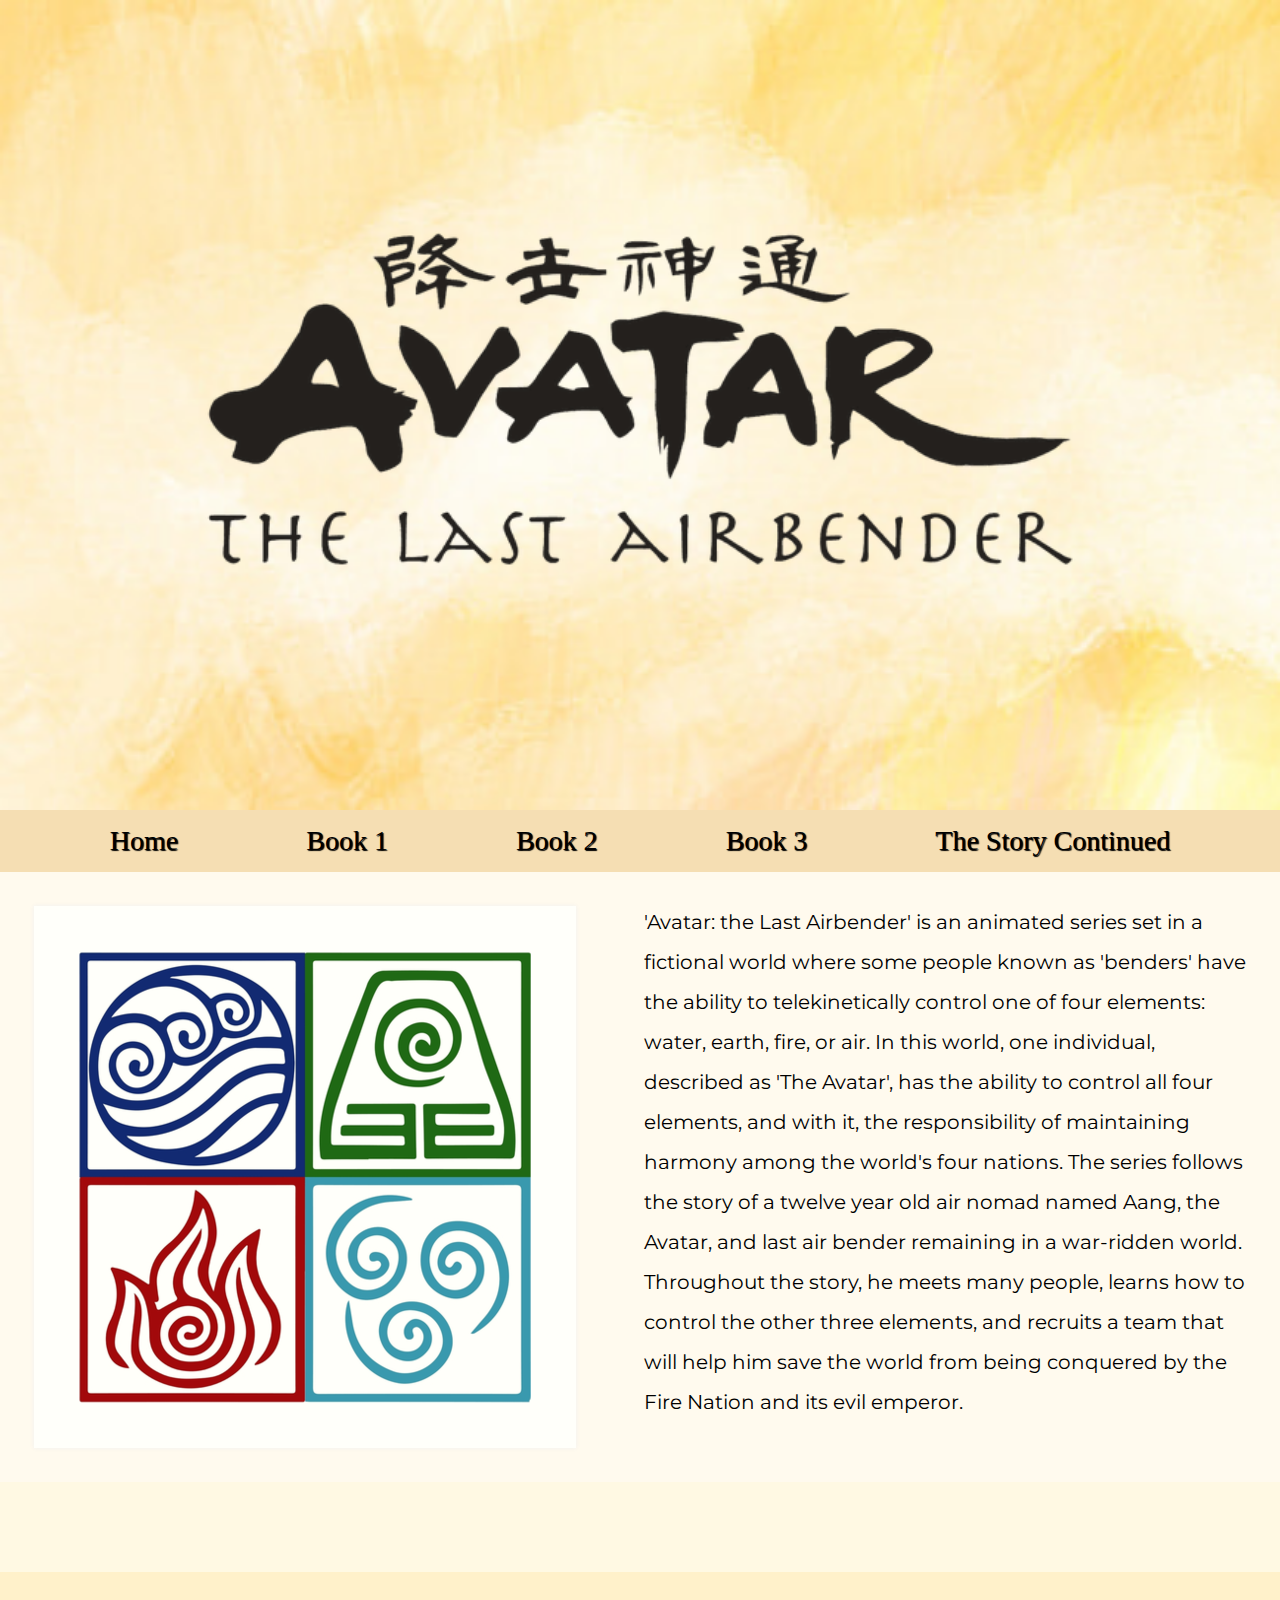
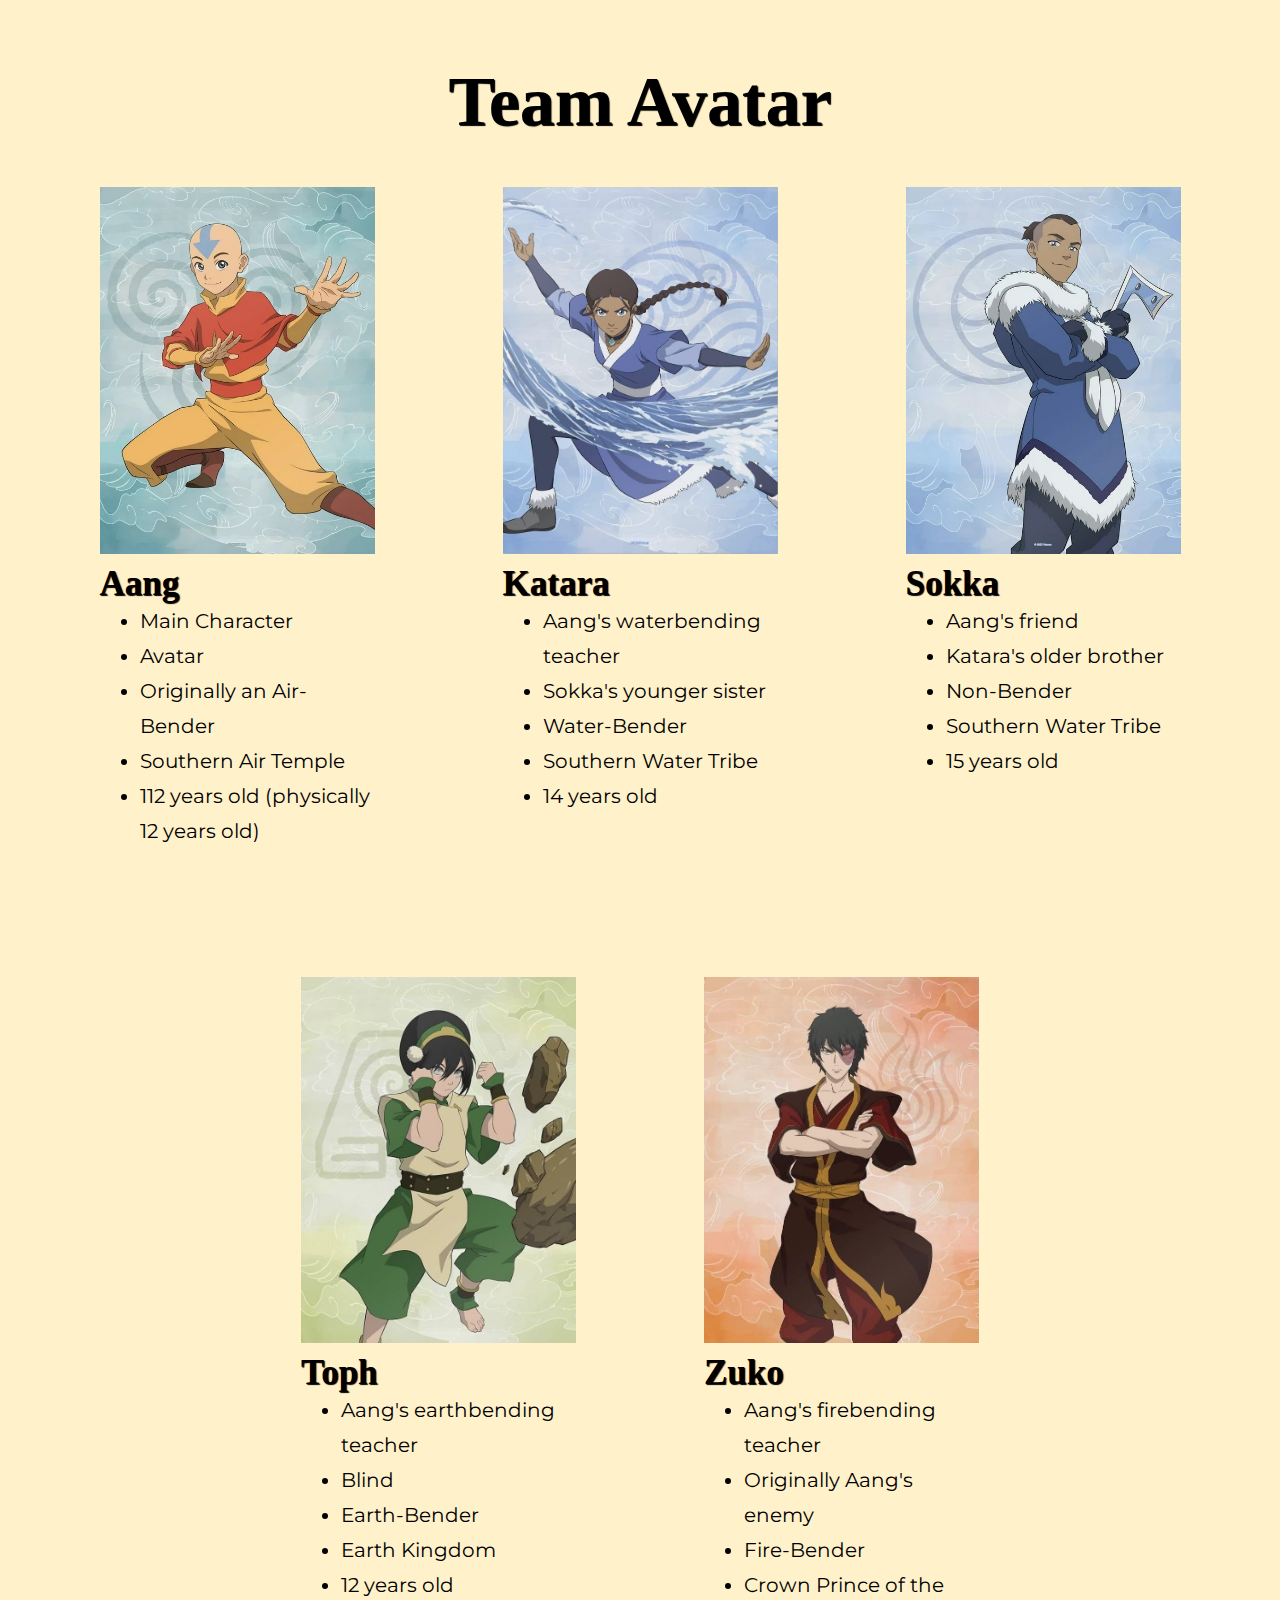
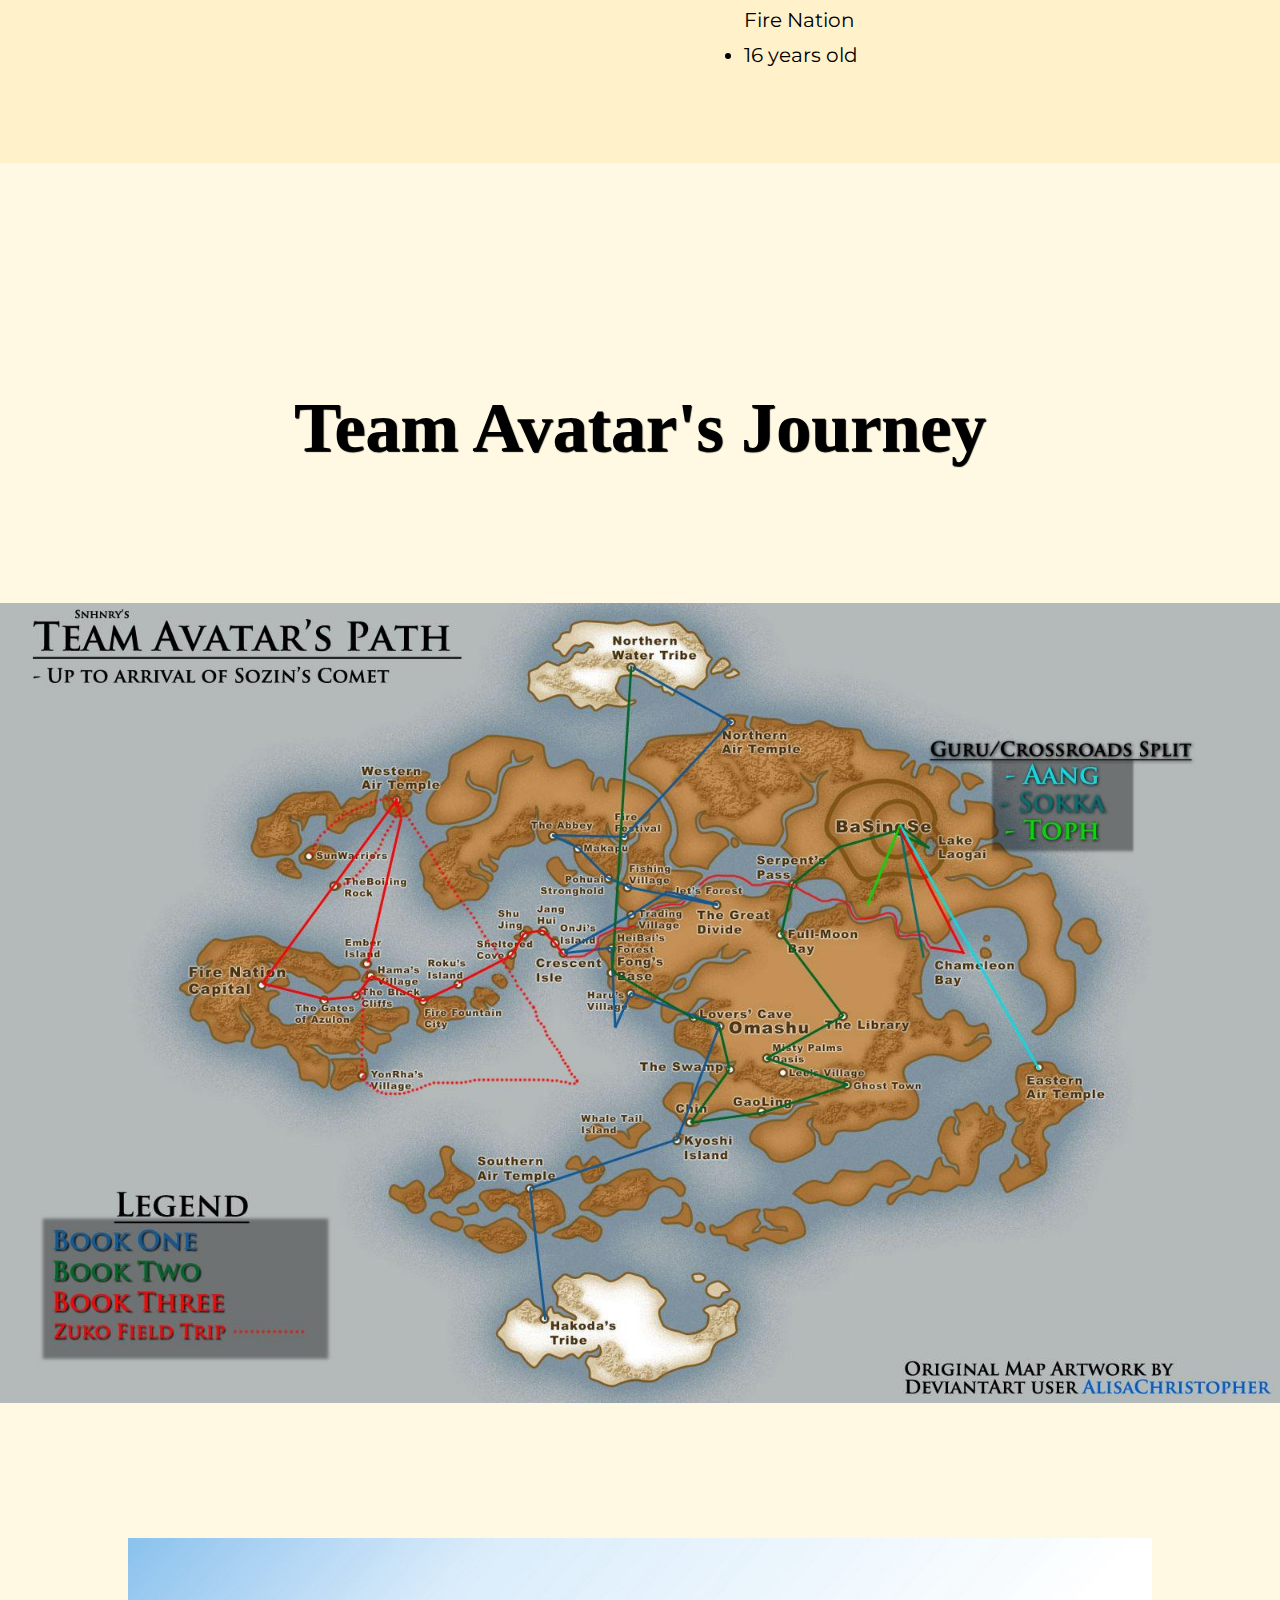
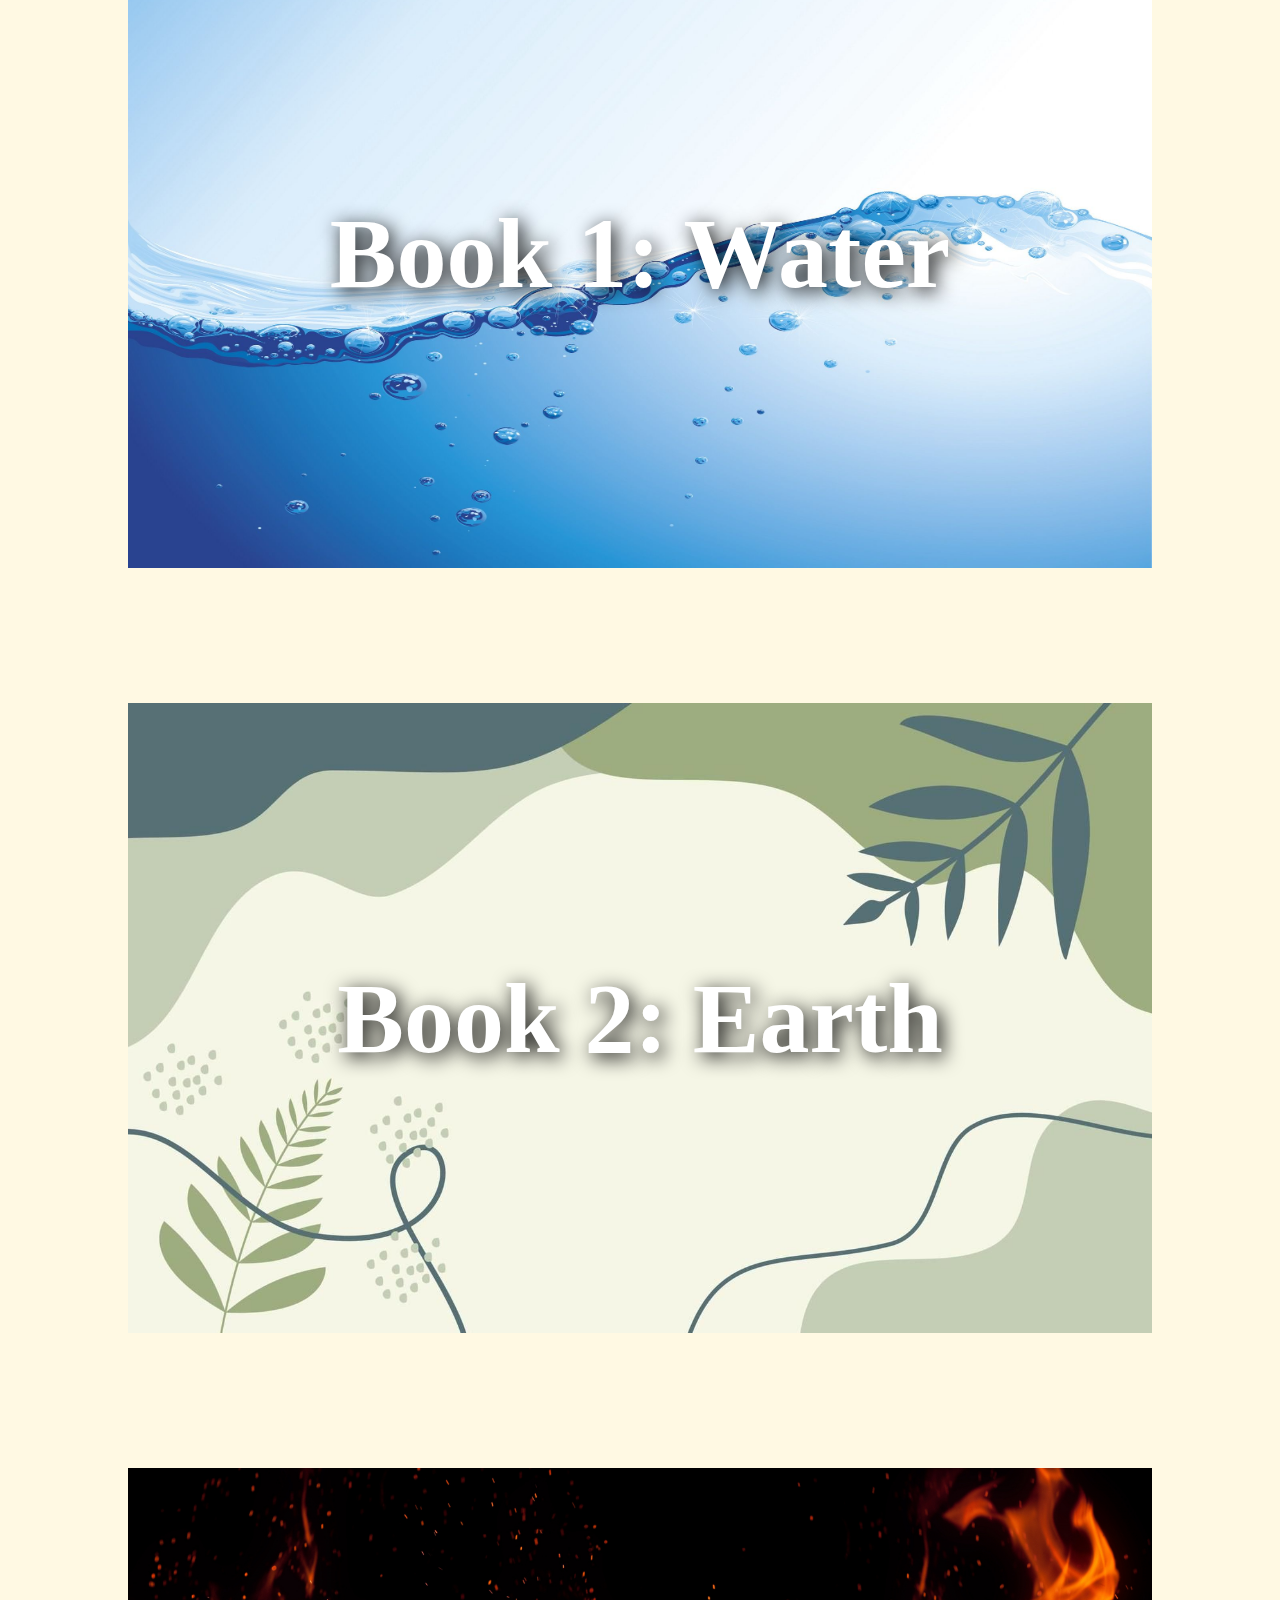
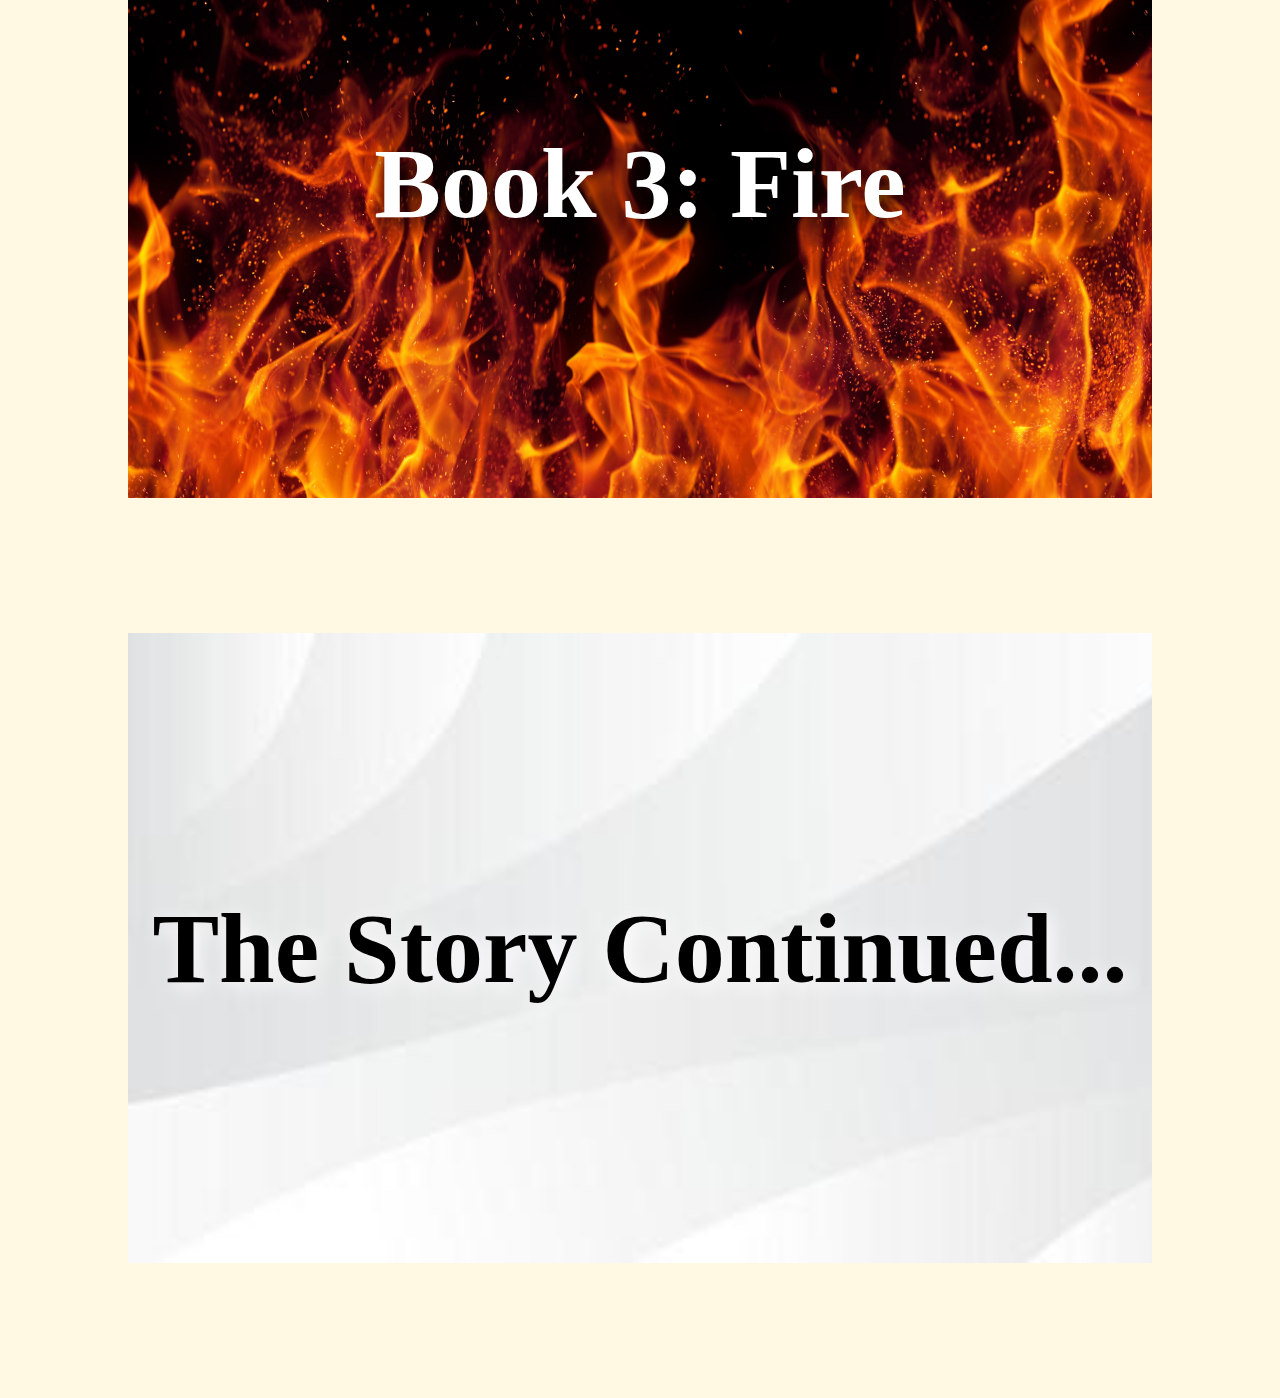
<file: index.html>
<!DOCTYPE html>
<html>
<head>
	<meta charset="utf-8">
	<meta name="viewport" content="width=device-width, initial-scale=1">
	<link rel="stylesheet" type="text/css" href="style.css">
	<title>Avatar: the Last Airbender</title>
</head>
<body id="homepage">



<div class="top">
	<img src="title.png">
</div>

<div class="menu">
	<a href="index.html">Home</a>
	<a href="book1.html">Book 1</a>
	<a href="book2.html">Book 2</a>
	<a href="book3.html">Book 3</a>
	<a href="continue.html">The Story Continued</a>
</div>

<div class="mainContainer">
<div class="overview">
	<img src="elements.png">
	<p>'Avatar: the Last Airbender' is an animated series set in a fictional world where some people known as 'benders' have the ability to telekinetically control one of four elements: water, earth, fire, or air. In this world, one individual, described as 'The Avatar', has the ability to control all four elements, and with it, the responsibility of maintaining harmony among the world's four nations. The series follows the story of a twelve year old air nomad named Aang, the Avatar, and last air bender remaining in a war-ridden world. Throughout the story, he meets many people, learns how to control the other three elements, and recruits a team that will help him save the world from being conquered by the Fire Nation and its evil emperor.</p>
</div>

<div class="con1">
	<h3>Team Avatar</h3>
	<div class="characters">
		<div class="cc">
			<img src="aang.jpg">
			<div class="ccDesc">
			<h4>Aang</h4>
			<ul>
				<li>Main Character</li>
				<li>Avatar</li>
				<li>Originally an Air-Bender</li>
				<li>Southern Air Temple</li>
				<li>112 years old (physically 12 years old)</li>
			</ul>
			</div>
		</div>
		<div class="cc">
			<img src="katara.jpg">
			<div class="ccDesc">
			<h4>Katara</h4>
			<ul>
				<li>Aang's waterbending teacher</li>
				<li>Sokka's younger sister</li>
				<li>Water-Bender</li>
				<li>Southern Water Tribe</li>
				<li>14 years old</li>
			</ul>
			</div>
		</div>
		<div class="cc">
			<img src="sokka.jpg">
			<div class="ccDesc">
			<h4>Sokka</h4>
			<ul>
				<li>Aang's friend</li>
				<li>Katara's older brother</li>
				<li>Non-Bender</li> 
				<li>Southern Water Tribe</li>
				<li>15 years old</li>
			</ul>
		</div>
		</div>
		<div class="cc">
			<img src="toph.jpg">
			<div class="ccDesc">
			<h4>Toph</h4>
			<ul>
				<li>Aang's earthbending teacher</li>
				<li>Blind</li>
				<li>Earth-Bender</li>
				<li>Earth Kingdom</li>
				<li>12 years old</li>
			</ul>
		</div>
		</div>
		<div class="cc">
			<img src="zuko.jpg">
			<div class="ccDesc">
			<h4>Zuko</h4>
			<ul>
				<li>Aang's firebending teacher</li>
				<li>Originally Aang's enemy</li>
				<li>Fire-Bender</li>
				<li>Crown Prince of the Fire Nation</li>
				<li>16 years old</li>
			</ul>
		</div>
		</div>
	</div>
</div>


<div class="books">
	<h3>Team Avatar's Journey</h3>
	<img class="map" src="journey.jpg">

	<a href="book1.html">
	<div class="fade1">
		<div class="overlay">
			<h1>Book 1: Water</h1>
			<div class="bookContainer">
				<h2>Book 1: Water</h2>
				<div class="b1">
				<p>In the first season of Avatar: the Last Airbender, Katara and Sokka discover Aang and his flying bison named Appa trapped in an iceberg near the Southern Water Tribe. The three of them travel to the Northern Water Tribe so that Aang can learn how to water-bend. Meanwhile, Fire Prince Zuko, along with his Uncle Iroh, pursue them, hoping to capture the Avatar and restore his honor within the Fire Nation's royal family. </p>
				<img src="book1.jpg">
				</div>	
			</div>
		</div>
	</div>

	</a>

<a href="book2.html">
<div class="fade2">
	<div class="overlay">
		<h1>Book 2: Earth</h1>
		<div class="bookContainer">
			<h2>Book 2: Earth</h2>
			<div class="b1">
				<img src="book2.jpg">
				<p>In the second season of Avatar: the Last Airbender, Aang, Katara, and Zuko recruit a blind earth-bending protegy named Toph to join Team Avatar and teach Aang earth bending. Meanwhile, Zuko and Iroh become refugees in the Earth Kingdom. While being pursued by Azula, the crown princess of the Fire Nation, both groups meet in the capital of the Earth Kingdom, where Aang is severely injured.
				</p>
			</div>
		</div>
	</div>
</div>
</a>


<a href="book3.html">
<div class="fade3">
	<div class="overlay">
		<h1>Book 3: Fire</h1>
		<div class="bookContainer">
			<h2>Book 3: Fire</h2>
			<div class="b1">
				<p>In the third season of Avatar: the Last Airbender, Aang and his friends  attempt to attack the Fire Nation, and end up unsuccessful. Zuko and Iroh become Aang's allies, and Zuko begins to teach Aang firebending. Meanwhile, Aang struggles with the idea of killing Fire Lord Ozai. During the final battle, Aang manages to strip Ozai of his powers while his friends capture Azula. After the war, Zuko is crowned Fire Lord and the war comes to an end.</p>
				<img src="book3.jpg">
			</div>
		</div>
	</div>
</div>
</a>

<a href="continue.html">
<div class="fade4">
	<div class="overlay">
		<h1>The Story Continued...</h1>
		<div class="bookContainer">
			<h2>The Story Continued...</h2>
			<div class="b1">
				<img src="korra.jpg">
				<p>The story of Avatar: the Last Airbender is continued in its sequel series 'The Legend of Korra.' The Legend of Korra takes place in the same world as the original series, but 70 years later. It follows the story of Aang's successor, a water-bending avatar named Korra. Avatar: The Last Airbender was also adapted into a live-action movie, which aired in 2010, as well as a live-action series, which aired in 2024.</p>
			</div>
		</div>
	</div>
</div>
</a>

</div>

</div>
</body>
</html>
</file>
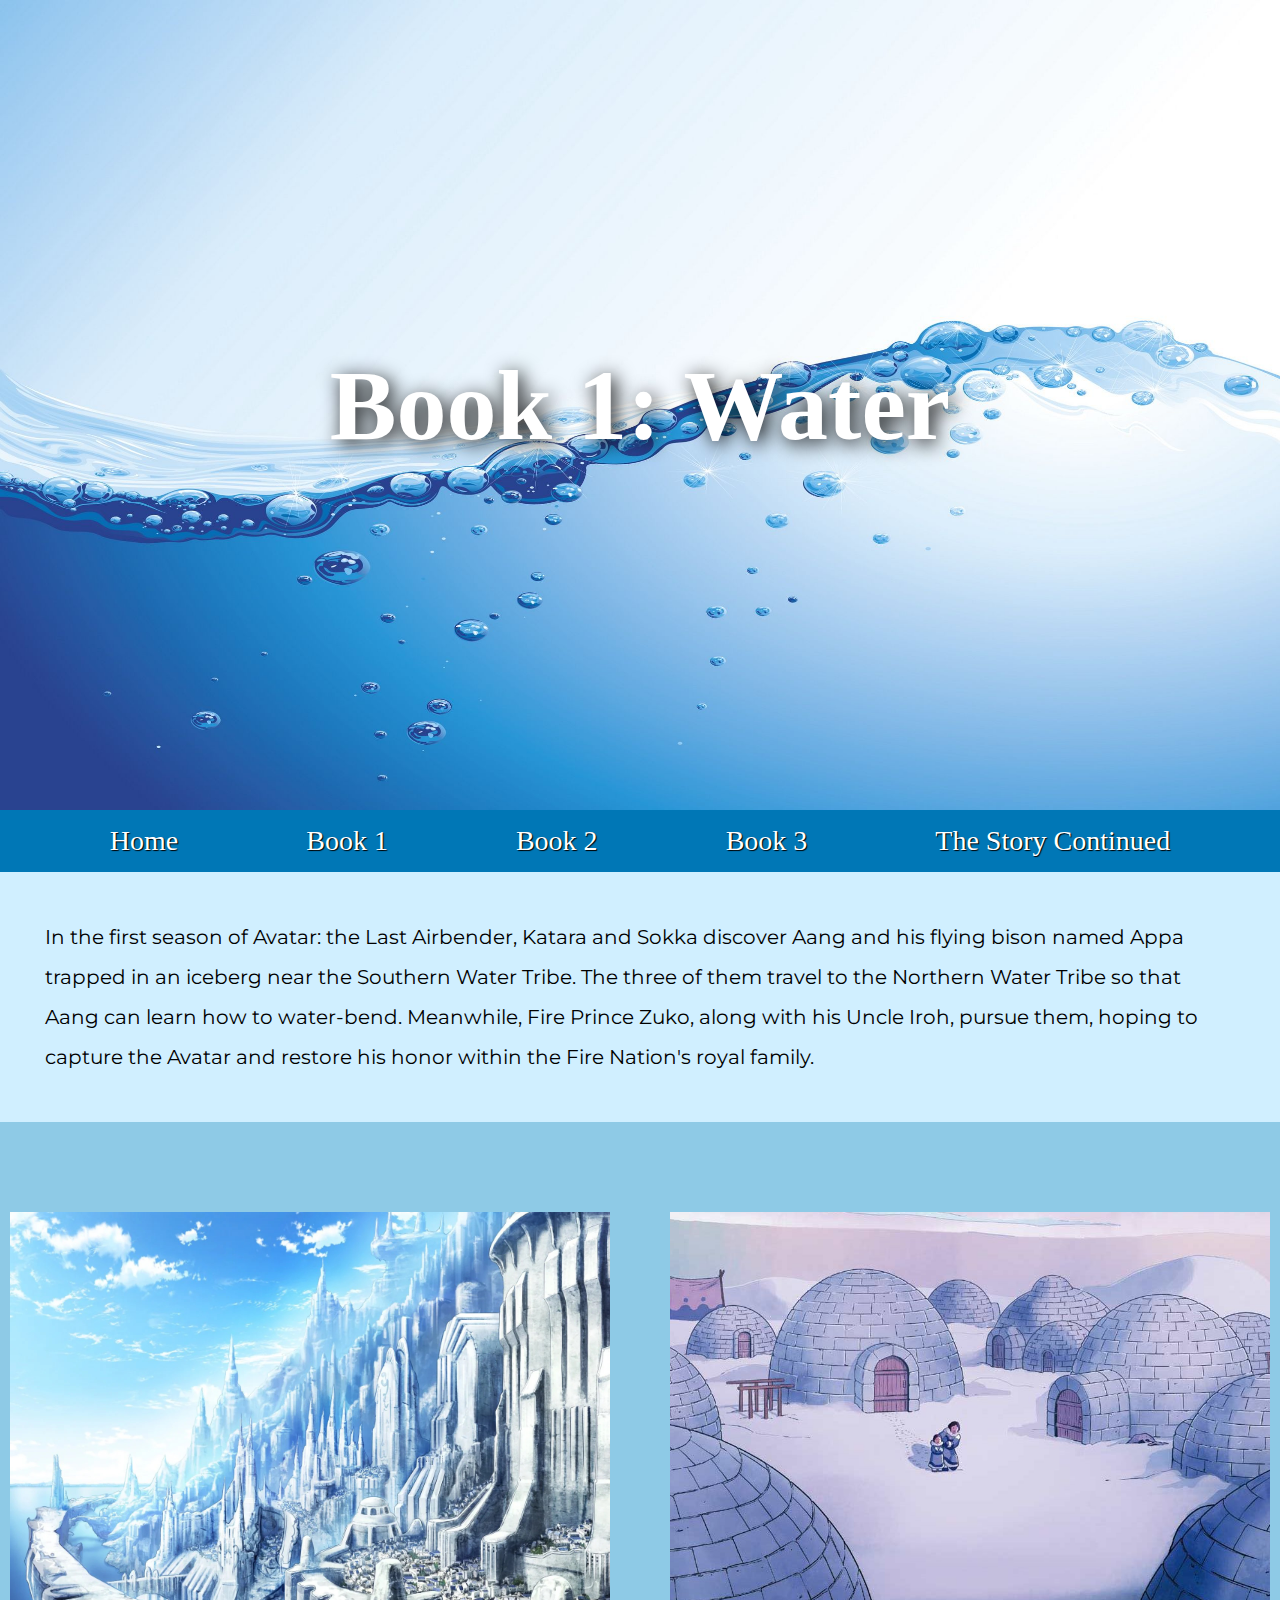
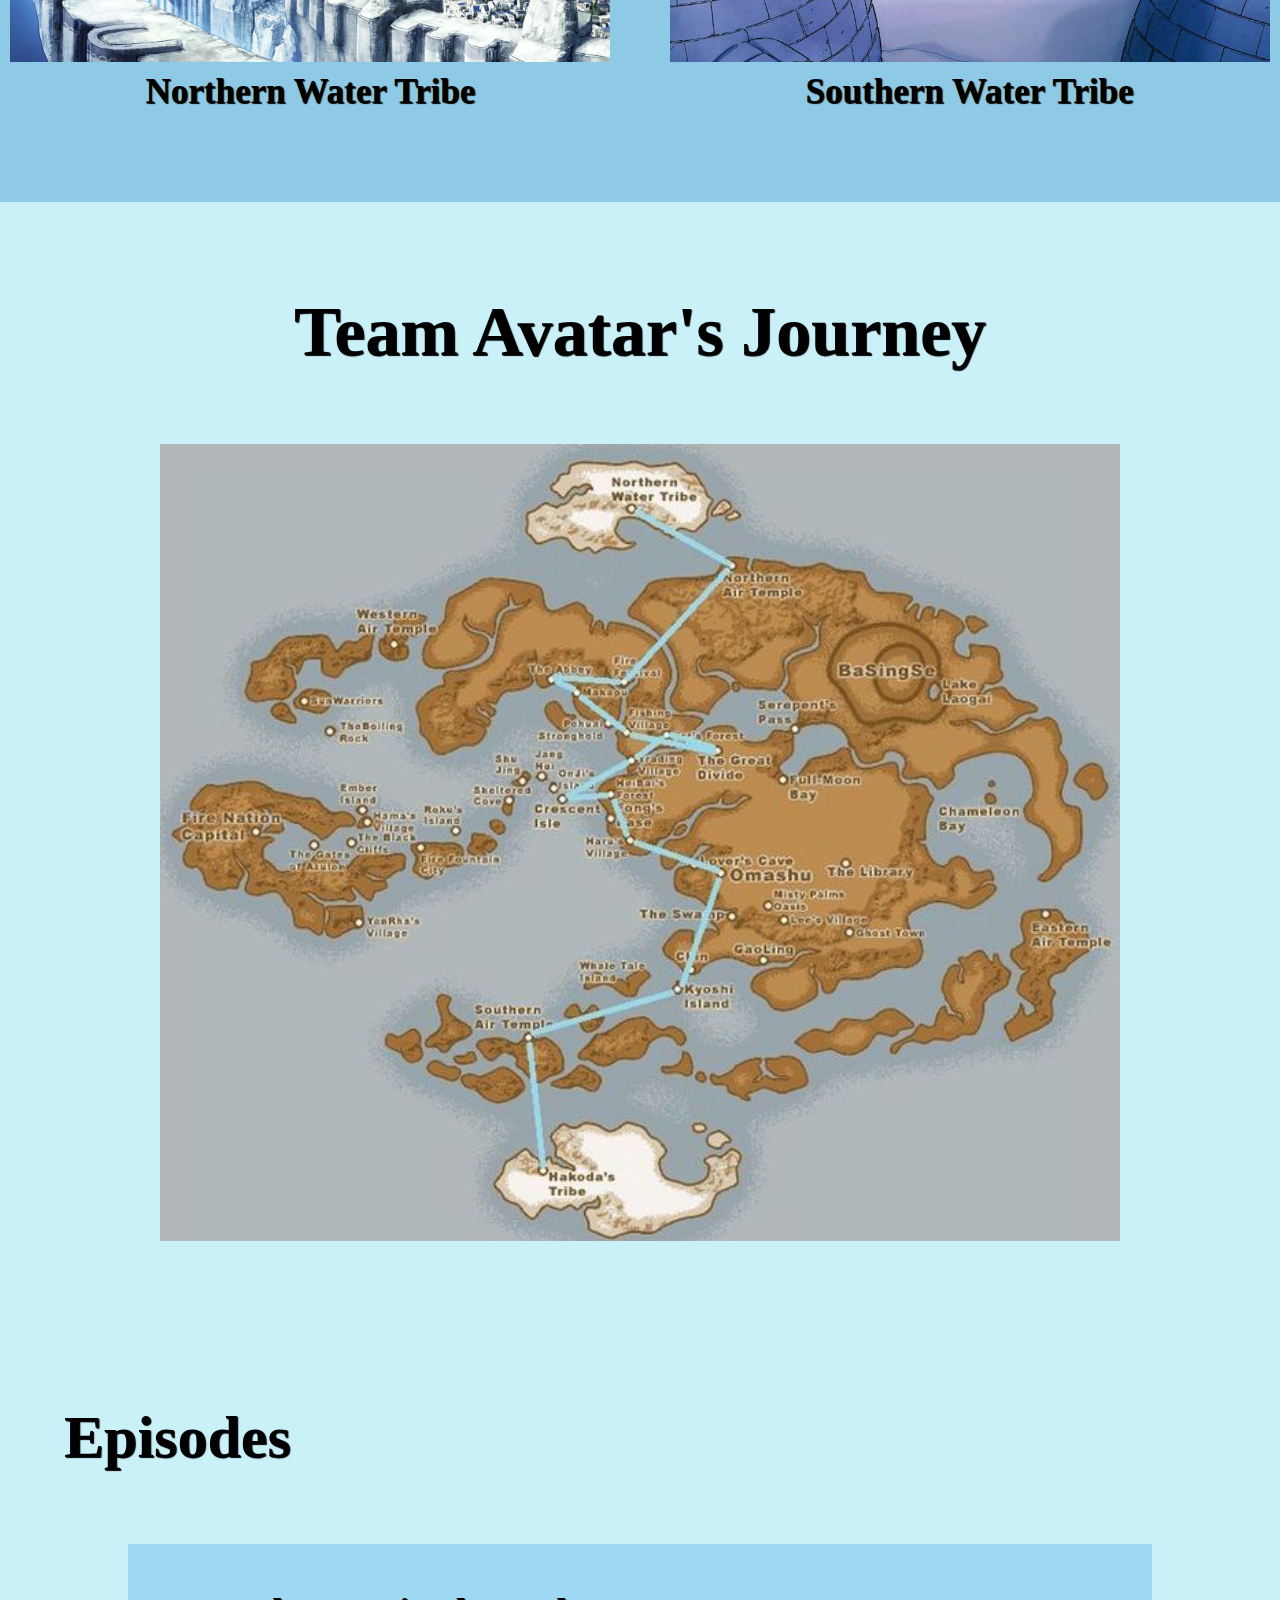
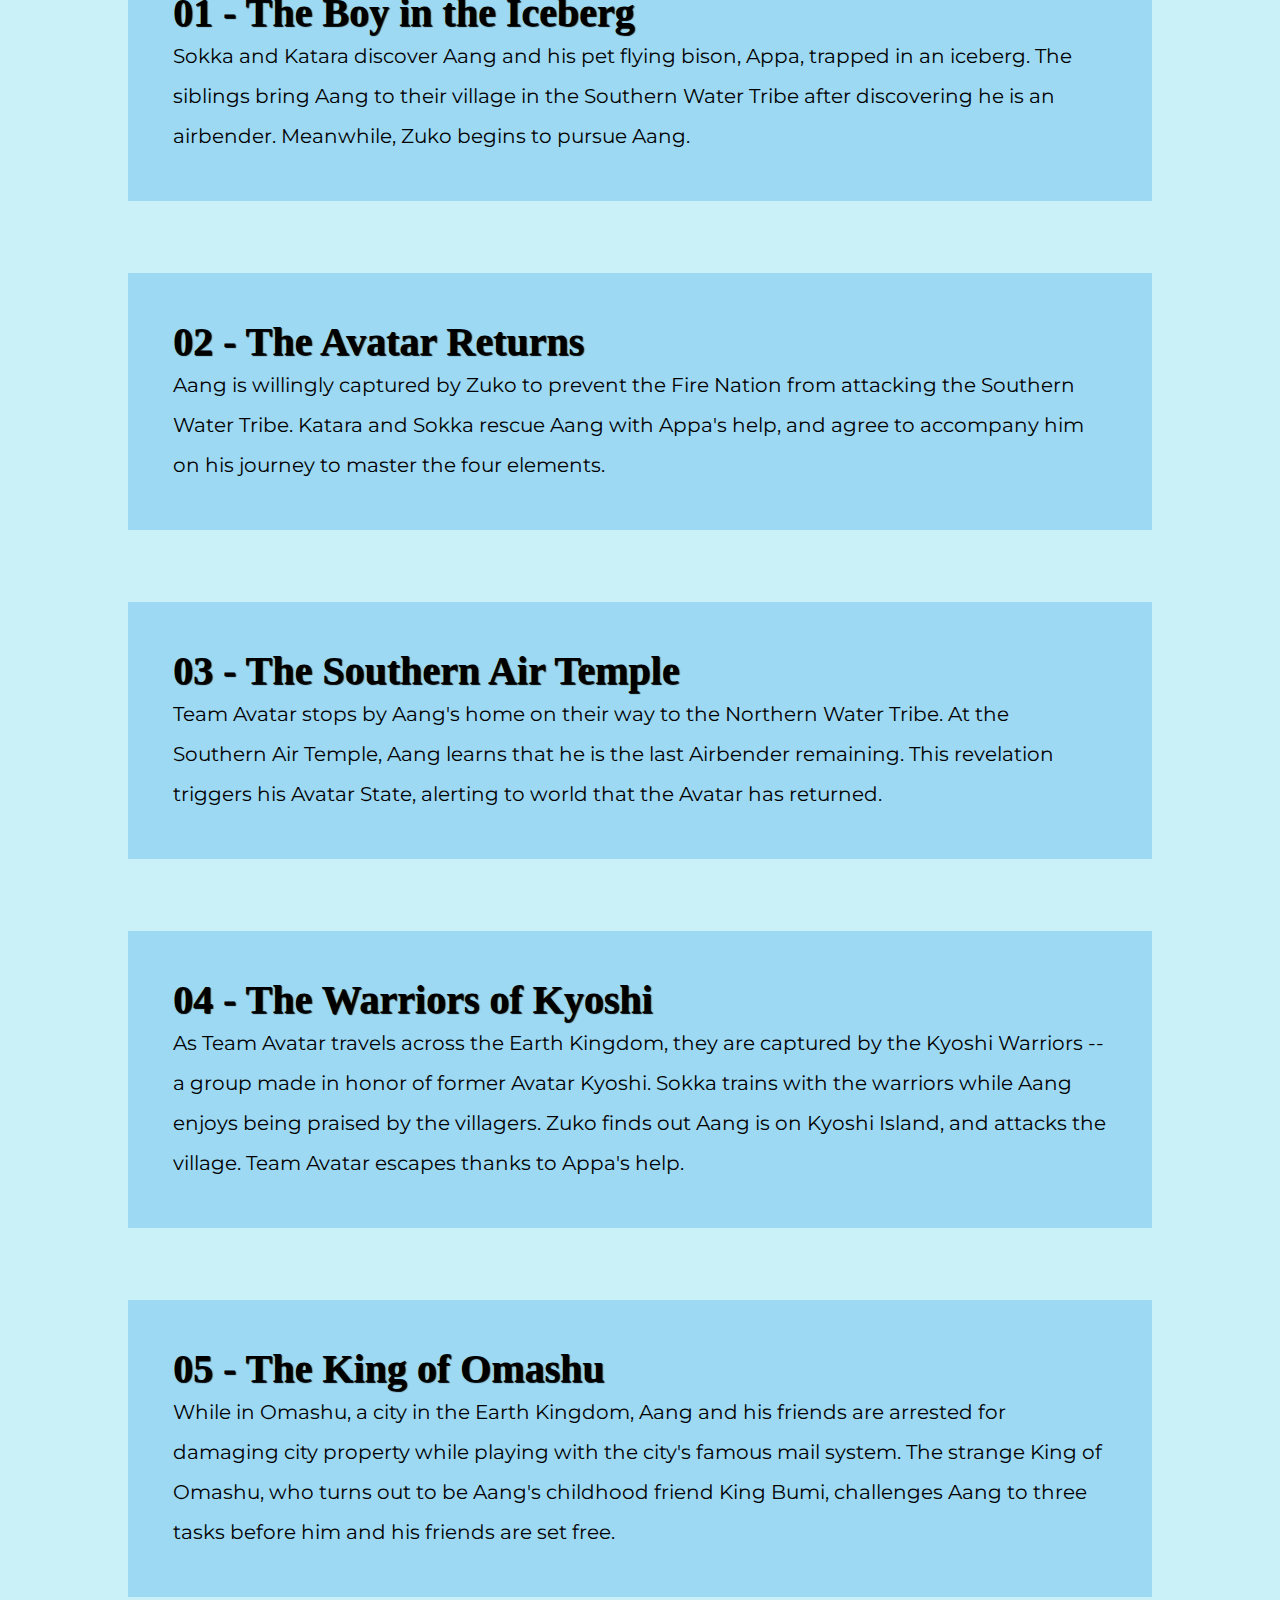
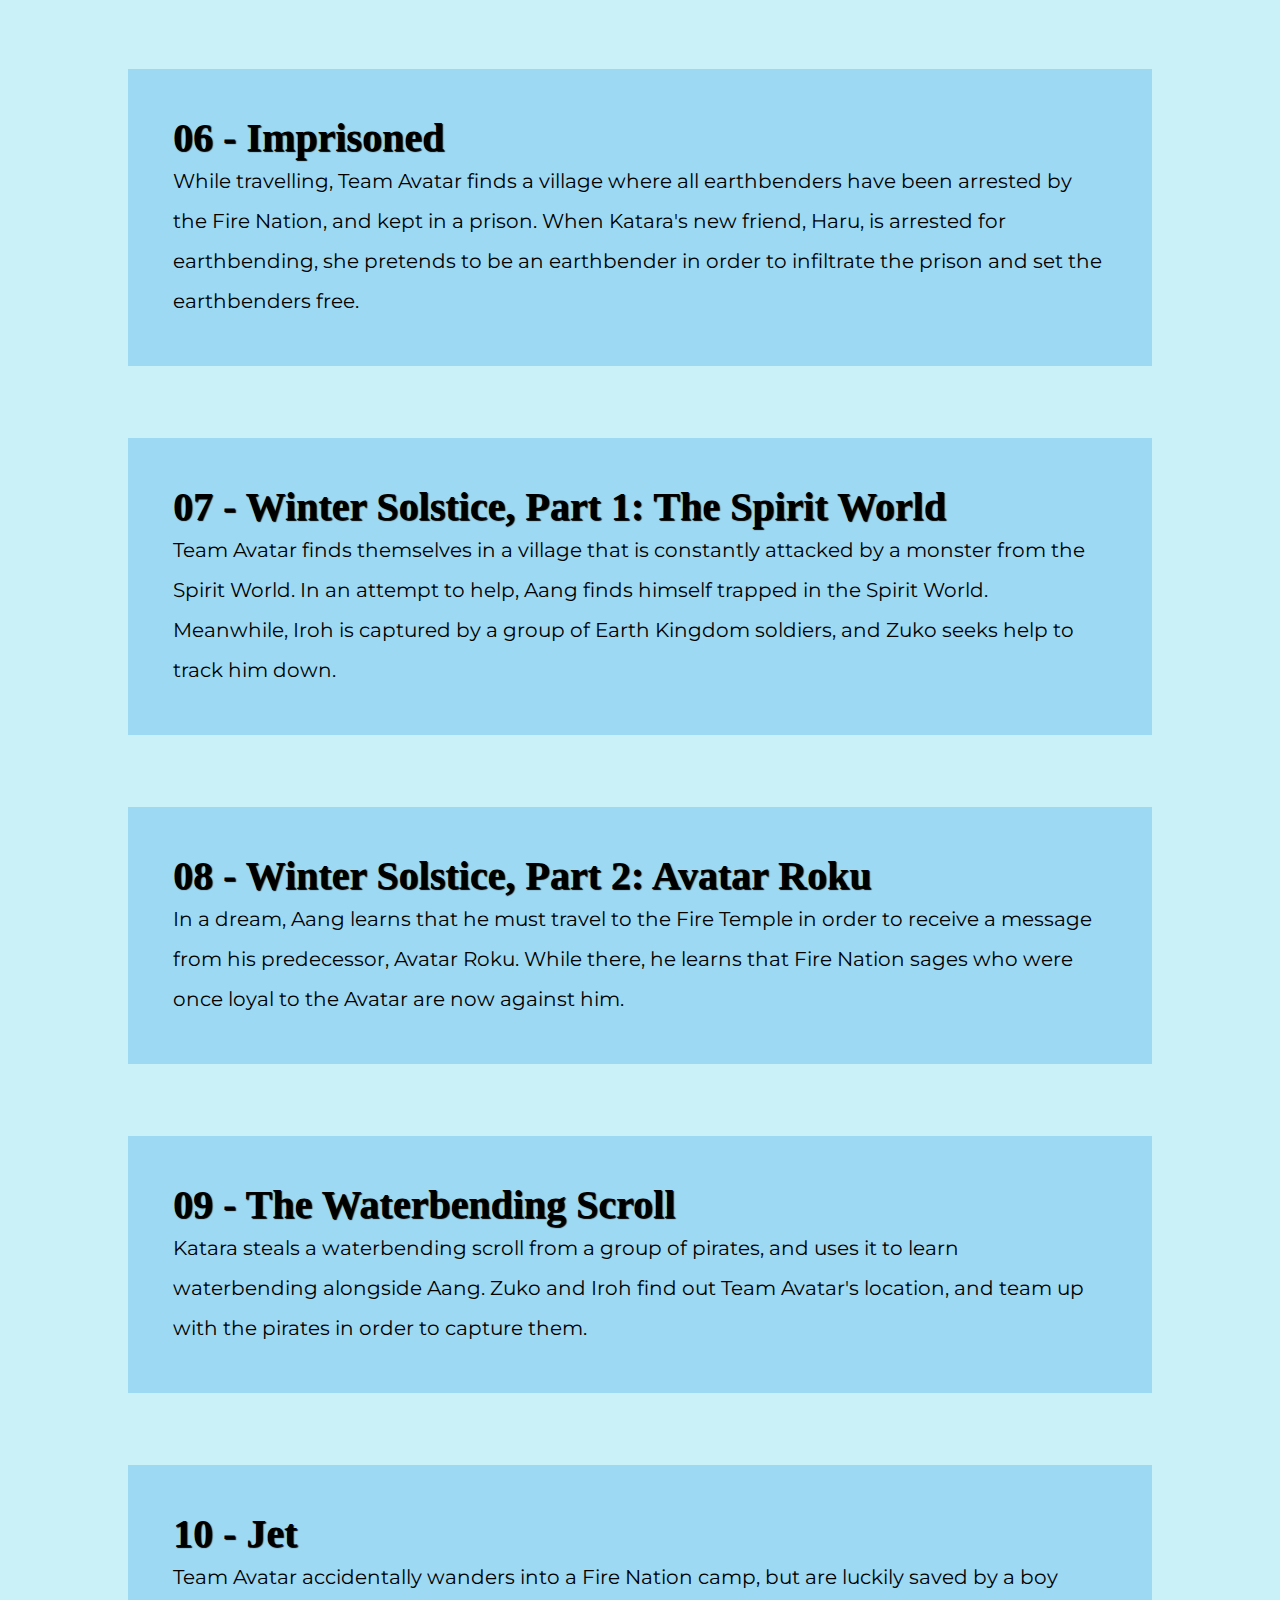
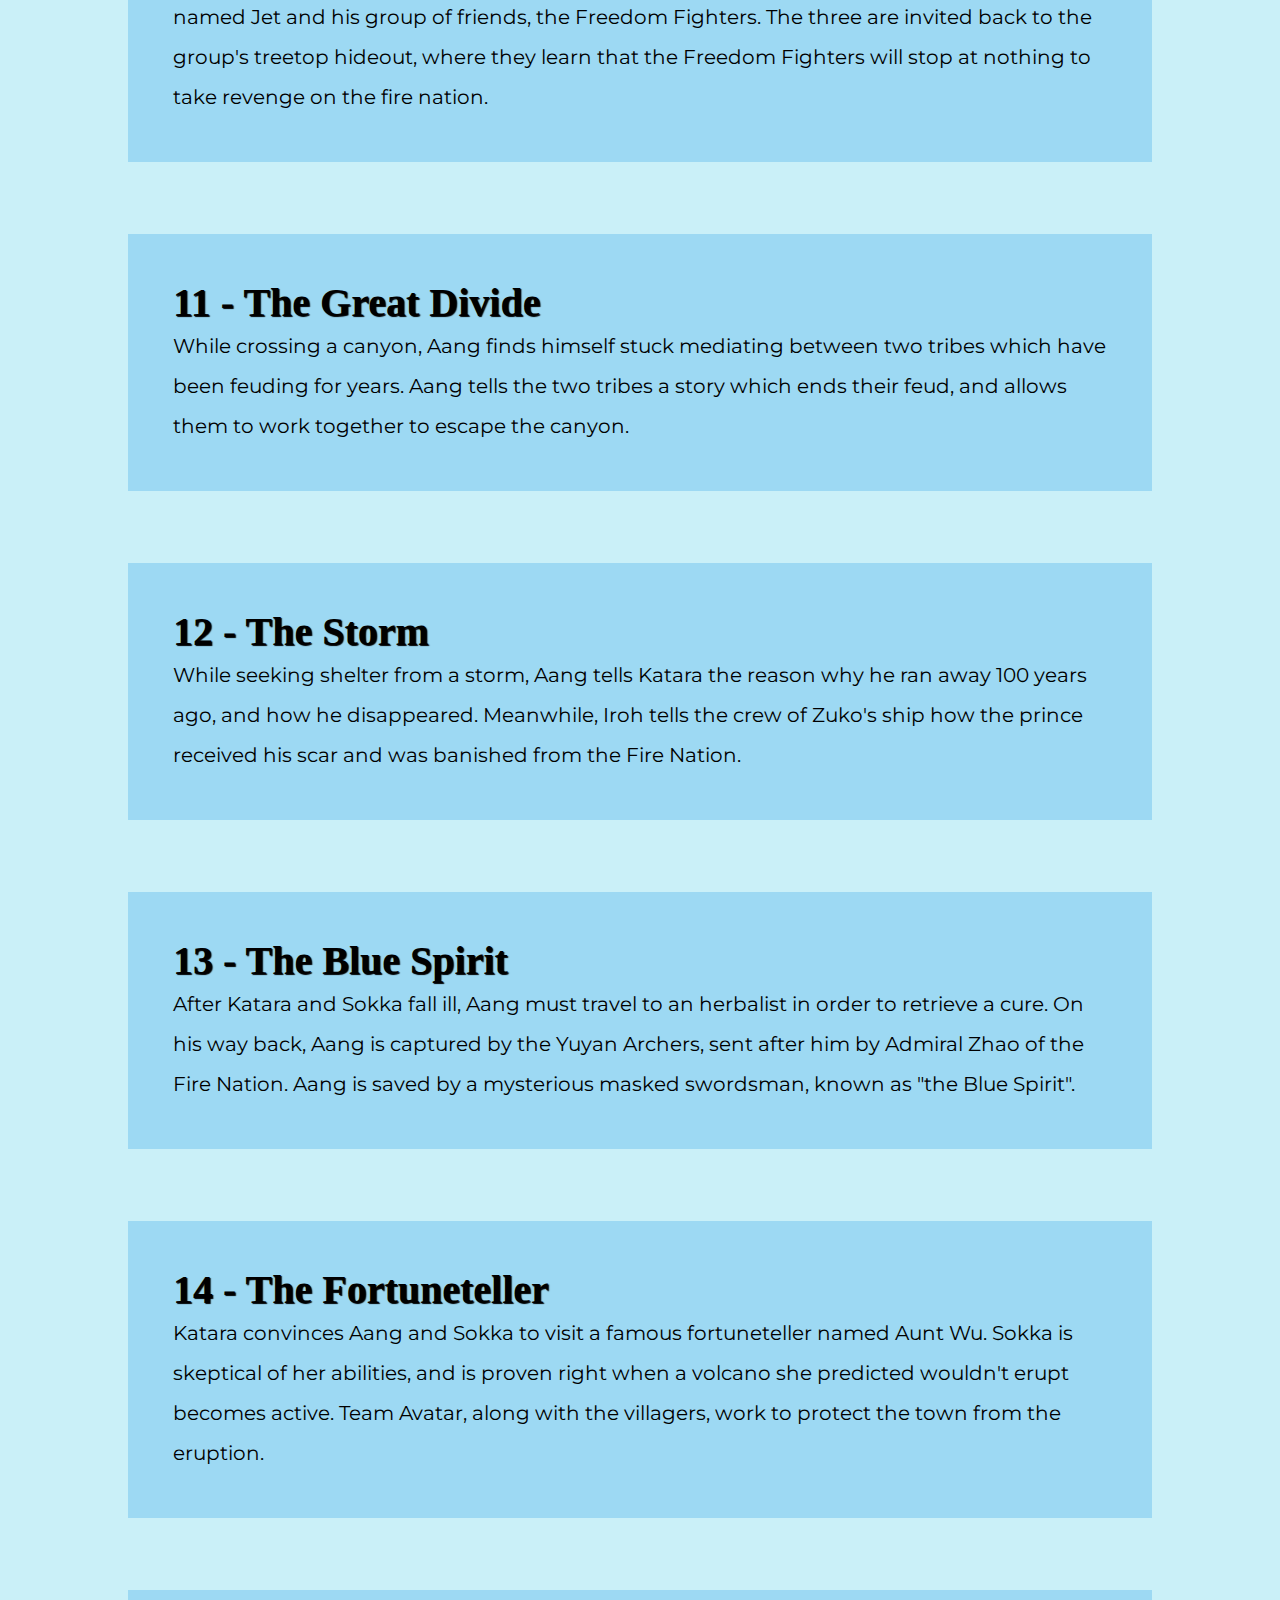
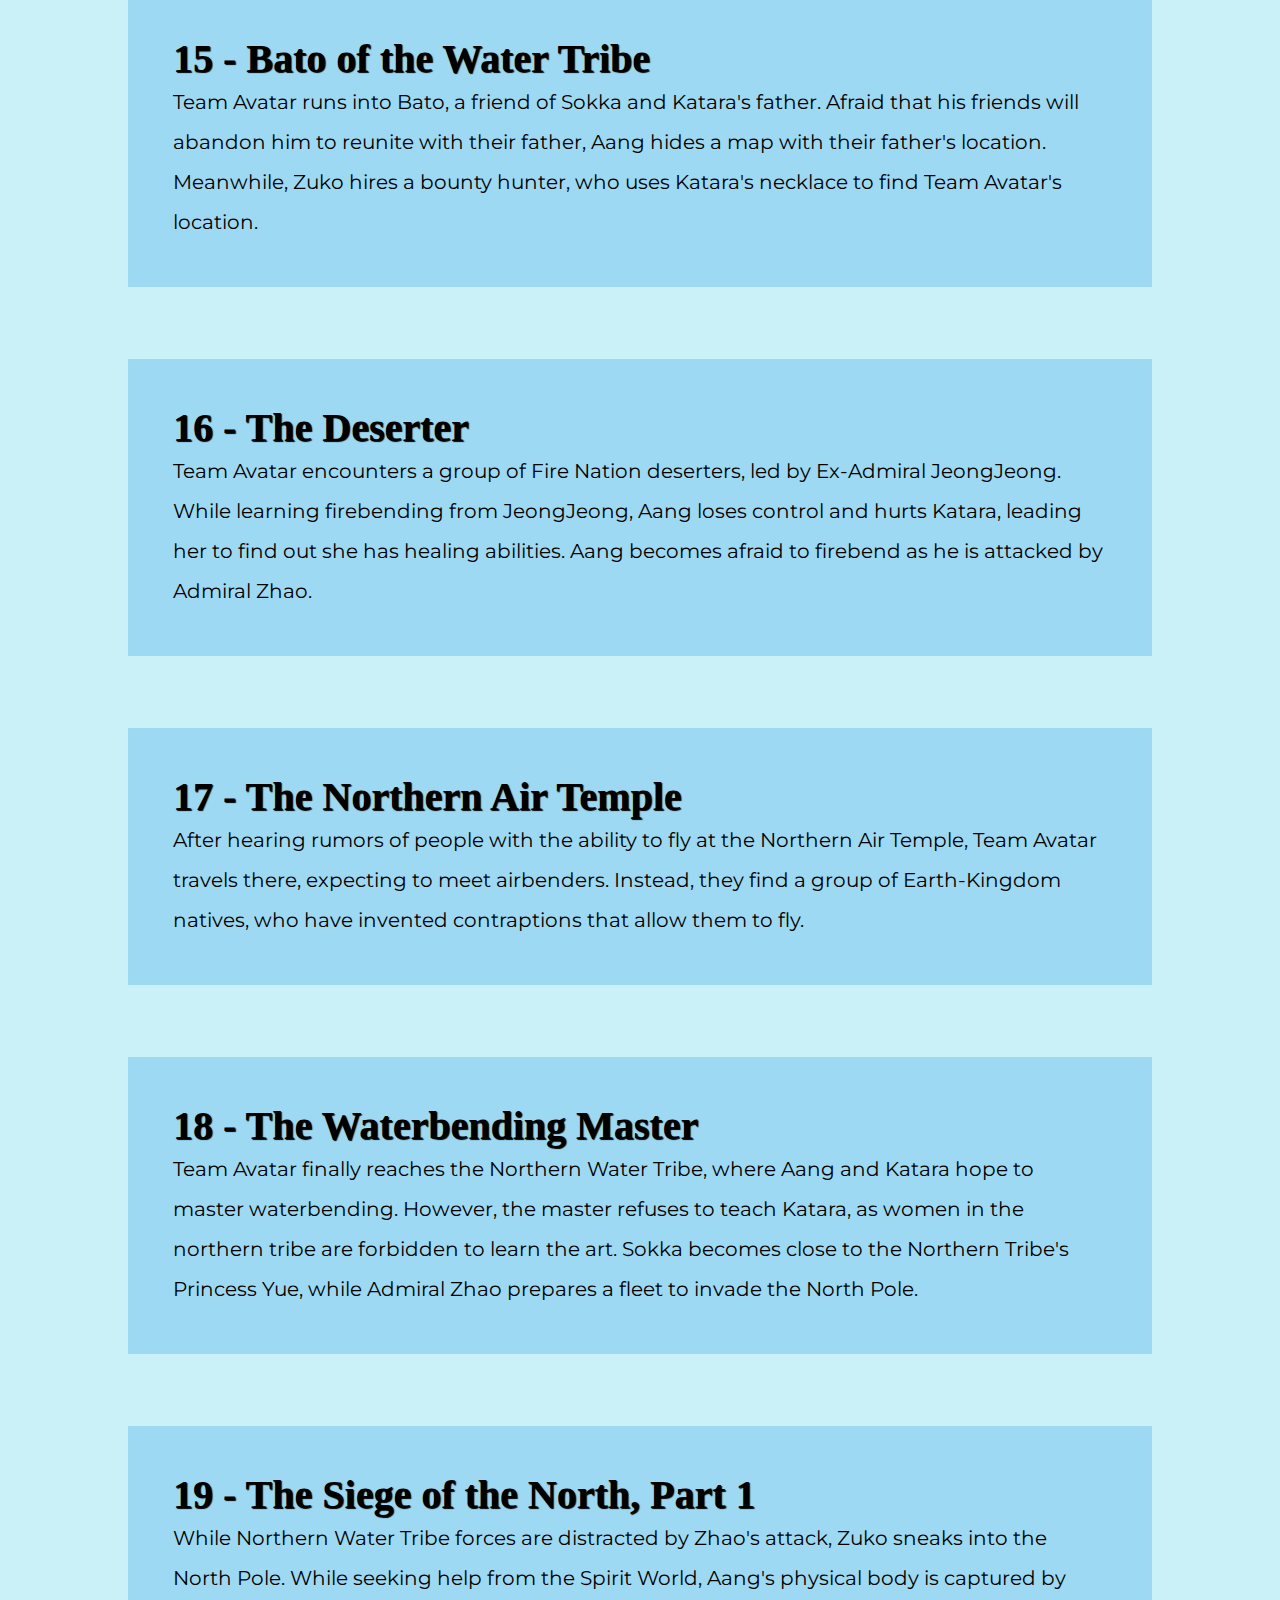
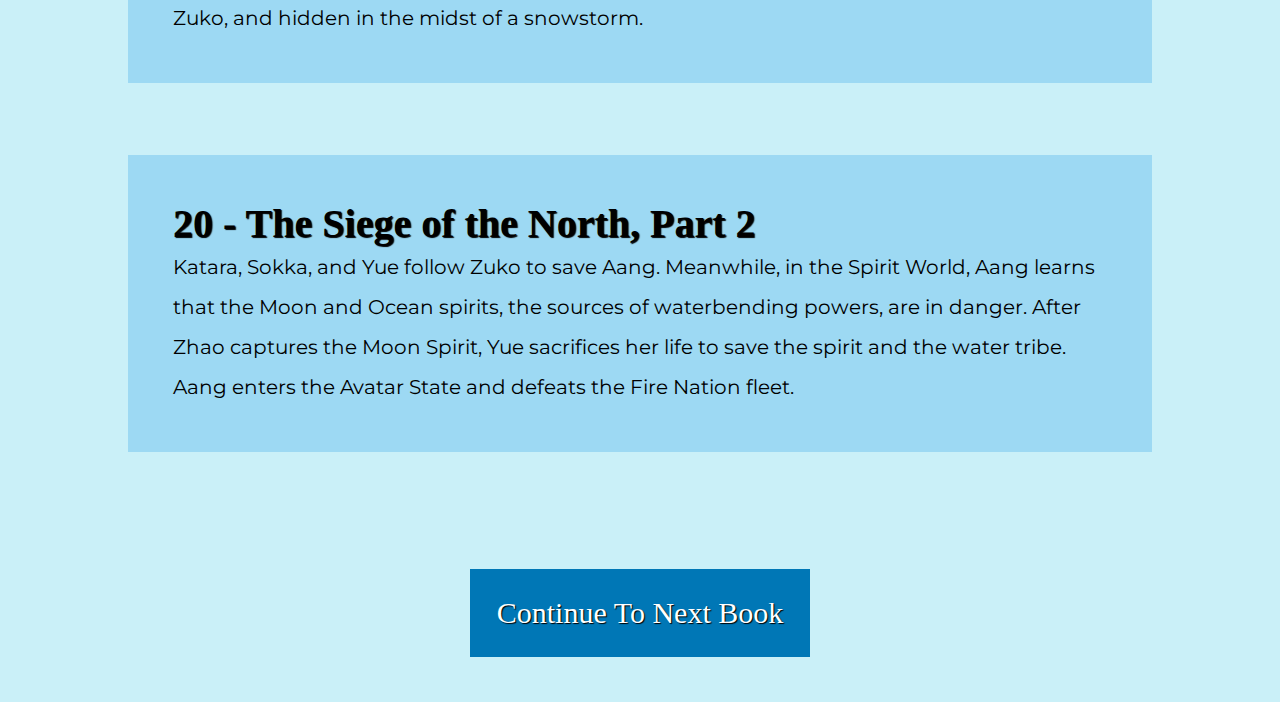
<file: book1.html>
<!DOCTYPE html>
<html>
<head>
	<meta charset="utf-8">
	<meta name="viewport" content="width=device-width, initial-scale=1">
	<link rel="stylesheet" type="text/css" href="style.css">
	<title>Book 1: Water</title>
</head>
<body id="book1">


<div class="top">
	<h1>Book 1: Water</h1>
</div>

<div class="menu">
	<a href="index.html">Home</a>
	<a href="book1.html">Book 1</a>
	<a href="book2.html">Book 2</a>
	<a href="book3.html">Book 3</a>
	<a href="continue.html">The Story Continued</a>
</div>

<div class="mainContainer">
<div class="description">
	<p>In the first season of Avatar: the Last Airbender, Katara and Sokka discover Aang and his flying bison named Appa trapped in an iceberg near the Southern Water Tribe. The three of them travel to the Northern Water Tribe so that Aang can learn how to water-bend. Meanwhile, Fire Prince Zuko, along with his Uncle Iroh, pursue them, hoping to capture the Avatar and restore his honor within the Fire Nation's royal family.</p>
</div>

<div class="imgs">
	<div class="img1">
		<img src="Ntribe.jpg">
		<h4>Northern Water Tribe</h4>

	</div>
	<div class="img1">
		<img src="Stribe.jpg">
		<h4>Southern Water Tribe</h4>

	</div>
</div>

<div class="episodeContainer">
<h3>Team Avatar's Journey</h3>
<img src="waterMap.jpeg">
<div class="left">
<h5 id="left">Episodes</h5>
</div>
<div class="episodes">
	<h2>01 - The Boy in the Iceberg</h2>
	<p>Sokka and Katara discover Aang and his pet flying bison, Appa, trapped in an iceberg. The siblings bring Aang to their village in the Southern Water Tribe after discovering he is an airbender. Meanwhile, Zuko begins to pursue Aang.</p>
</div>
<div class="episodes">
	<h2>02 - The Avatar Returns</h2>
	<p>Aang is willingly captured by Zuko to prevent the Fire Nation from attacking the Southern Water Tribe. Katara and Sokka rescue Aang with Appa's help, and agree to accompany him on his journey to master the four elements.</p>
</div>
<div class="episodes">
	<h2>03 - The Southern Air Temple</h2>
	<p>Team Avatar stops by Aang's home on their way to the Northern Water Tribe. At the Southern Air Temple, Aang learns that he is the last Airbender remaining. This revelation triggers his Avatar State, alerting to world that the Avatar has returned.</p>
</div>
<div class="episodes">
	<h2>04 - The Warriors of Kyoshi</h2>
	<p>As Team Avatar travels across the Earth Kingdom, they are captured by the Kyoshi Warriors -- a group made in honor of former Avatar Kyoshi. Sokka trains with the warriors while Aang enjoys being praised by the villagers. Zuko finds out Aang is on Kyoshi Island, and attacks the village. Team Avatar escapes thanks to Appa's help.</p>
</div>
<div class="episodes">
	<h2>05 - The King of Omashu</h2>
	<p>While in Omashu, a city in the Earth Kingdom, Aang and his friends are arrested for damaging city property while playing with the city's famous mail system. The strange King of Omashu, who turns out to be Aang's childhood friend King Bumi, challenges Aang to three tasks before him and his friends are set free.</p>
</div>
<div class="episodes">
	<h2>06 - Imprisoned</h2>
	<p>While travelling, Team Avatar finds a village where all earthbenders have been arrested by the Fire Nation, and kept in a prison. When Katara's new friend, Haru, is arrested for earthbending, she pretends to be an earthbender in order to infiltrate the prison and set the earthbenders free.</p>
</div>
<div class="episodes">
	<h2>07 - Winter Solstice, Part 1: The Spirit World</h2>
	<p>Team Avatar finds themselves in a village that is constantly attacked by a monster from the Spirit World. In an attempt to help, Aang finds himself trapped in the Spirit World. Meanwhile, Iroh is captured by a group of Earth Kingdom soldiers, and Zuko seeks help to track him down.</p>
</div>
<div class="episodes">
	<h2>08 - Winter Solstice, Part 2: Avatar Roku</h2>
	<p>In a dream, Aang learns that he must travel to the Fire Temple in order to receive a message from his predecessor, Avatar Roku. While there, he learns that Fire Nation sages who were once loyal to the Avatar are now against him.</p>
</div>
<div class="episodes">
	<h2>09 - The Waterbending Scroll</h2>
	<p>Katara steals a waterbending scroll from a group of pirates, and uses it to learn waterbending alongside Aang. Zuko and Iroh find out Team Avatar's location, and team up with the pirates in order to capture them.</p>
</div>
<div class="episodes">
	<h2>10 - Jet</h2>
	<p>Team Avatar accidentally wanders into a Fire Nation camp, but are luckily saved by a boy named Jet and his group of friends, the Freedom Fighters. The three are invited back to the group's treetop hideout, where they learn that the Freedom Fighters will stop at nothing to take revenge on the fire nation.</p>
</div>
<div class="episodes">
	<h2>11 - The Great Divide</h2>
	<p>While crossing a canyon, Aang finds himself stuck mediating between two tribes which have been feuding for years. Aang tells the two tribes a story which ends their feud, and allows them to work together to escape the canyon.</p>
</div>
<div class="episodes">
	<h2>12 - The Storm</h2>
	<p>While seeking shelter from a storm, Aang tells Katara the reason why he ran away 100 years ago, and how he disappeared. Meanwhile, Iroh tells the crew of Zuko's ship how the prince received his scar and was banished from the Fire Nation.</p>
</div>
<div class="episodes">
	<h2>13 - The Blue Spirit</h2>
	<p>After Katara and Sokka fall ill, Aang must travel to an herbalist in order to retrieve a cure. On his way back, Aang is captured by the Yuyan Archers, sent after him by Admiral Zhao of the Fire Nation. Aang is saved by a mysterious masked swordsman, known as "the Blue Spirit".</p>
</div>
<div class="episodes">
	<h2>14 - The Fortuneteller</h2>
	<p>Katara convinces Aang and Sokka to visit a famous fortuneteller named Aunt Wu. Sokka is skeptical of her abilities, and is proven right when a volcano she predicted wouldn't erupt becomes active. Team Avatar, along with the villagers, work to protect the town from the eruption.</p>
</div>
<div class="episodes">
	<h2>15 - Bato of the Water Tribe</h2>
	<p>Team Avatar runs into Bato, a friend of Sokka and Katara's father. Afraid that his friends will abandon him to reunite with their father, Aang hides a map with their father's location. Meanwhile, Zuko hires a bounty hunter, who uses Katara's necklace to find Team Avatar's location.</p>
</div>
<div class="episodes">
	<h2>16 - The Deserter</h2>
	<p>Team Avatar encounters a group of Fire Nation deserters, led by Ex-Admiral JeongJeong. While learning firebending from JeongJeong, Aang loses control and hurts Katara, leading her to find out she has healing abilities. Aang becomes afraid to firebend as he is attacked by Admiral Zhao.</p>
</div>
<div class="episodes">
	<h2>17 - The Northern Air Temple</h2>
	<p>After hearing rumors of people with the ability to fly at the Northern Air Temple, Team Avatar travels there, expecting to meet airbenders. Instead, they find a group of Earth-Kingdom natives, who have invented contraptions that allow them to fly.</p>
</div>
<div class="episodes">
	<h2>18 - The Waterbending Master</h2>
	<p>Team Avatar finally reaches the Northern Water Tribe, where Aang and Katara hope to master waterbending. However, the master refuses to teach Katara, as women in the northern tribe are forbidden to learn the art. Sokka becomes close to the Northern Tribe's Princess Yue, while Admiral Zhao prepares a fleet to invade the North Pole.</p>
</div>
<div class="episodes">
	<h2>19 - The Siege of the North, Part 1</h2>
	<p>While Northern Water Tribe forces are distracted by Zhao's attack, Zuko sneaks into the North Pole. While seeking help from the Spirit World, Aang's physical body is captured by Zuko, and hidden in the midst of a snowstorm.</p>
</div>
<div class="episodes">
	<h2>20 - The Siege of the North, Part 2</h2>
	<p>Katara, Sokka, and Yue follow Zuko to save Aang. Meanwhile, in the Spirit World, Aang learns that the Moon and Ocean spirits, the sources of waterbending powers, are in danger. After Zhao captures the Moon Spirit, Yue sacrifices her life to save the spirit and the water tribe. Aang enters the Avatar State and defeats the Fire Nation fleet.</p>
</div>

		

<a href="book2.html">
<div class="button">Continue To Next Book</div>
</a>

</div>
</div>

</body>
</html>
</file>
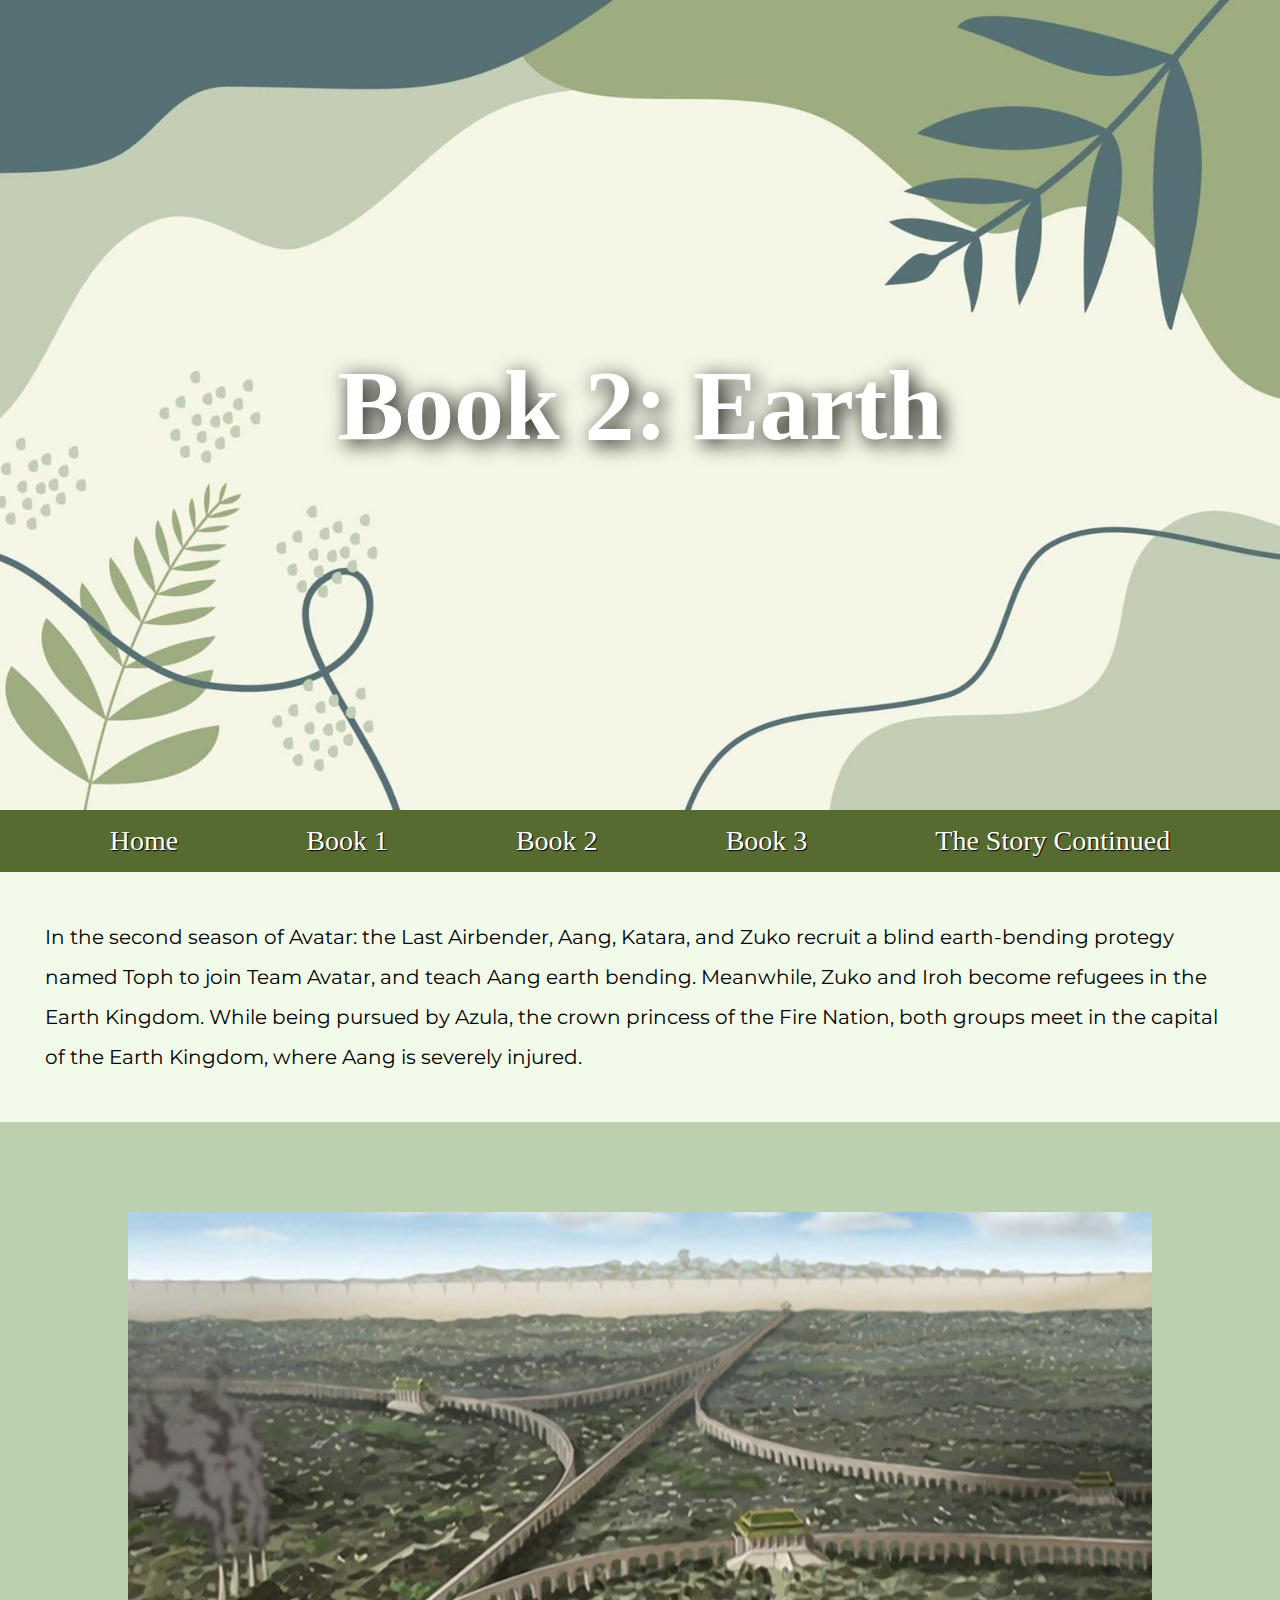
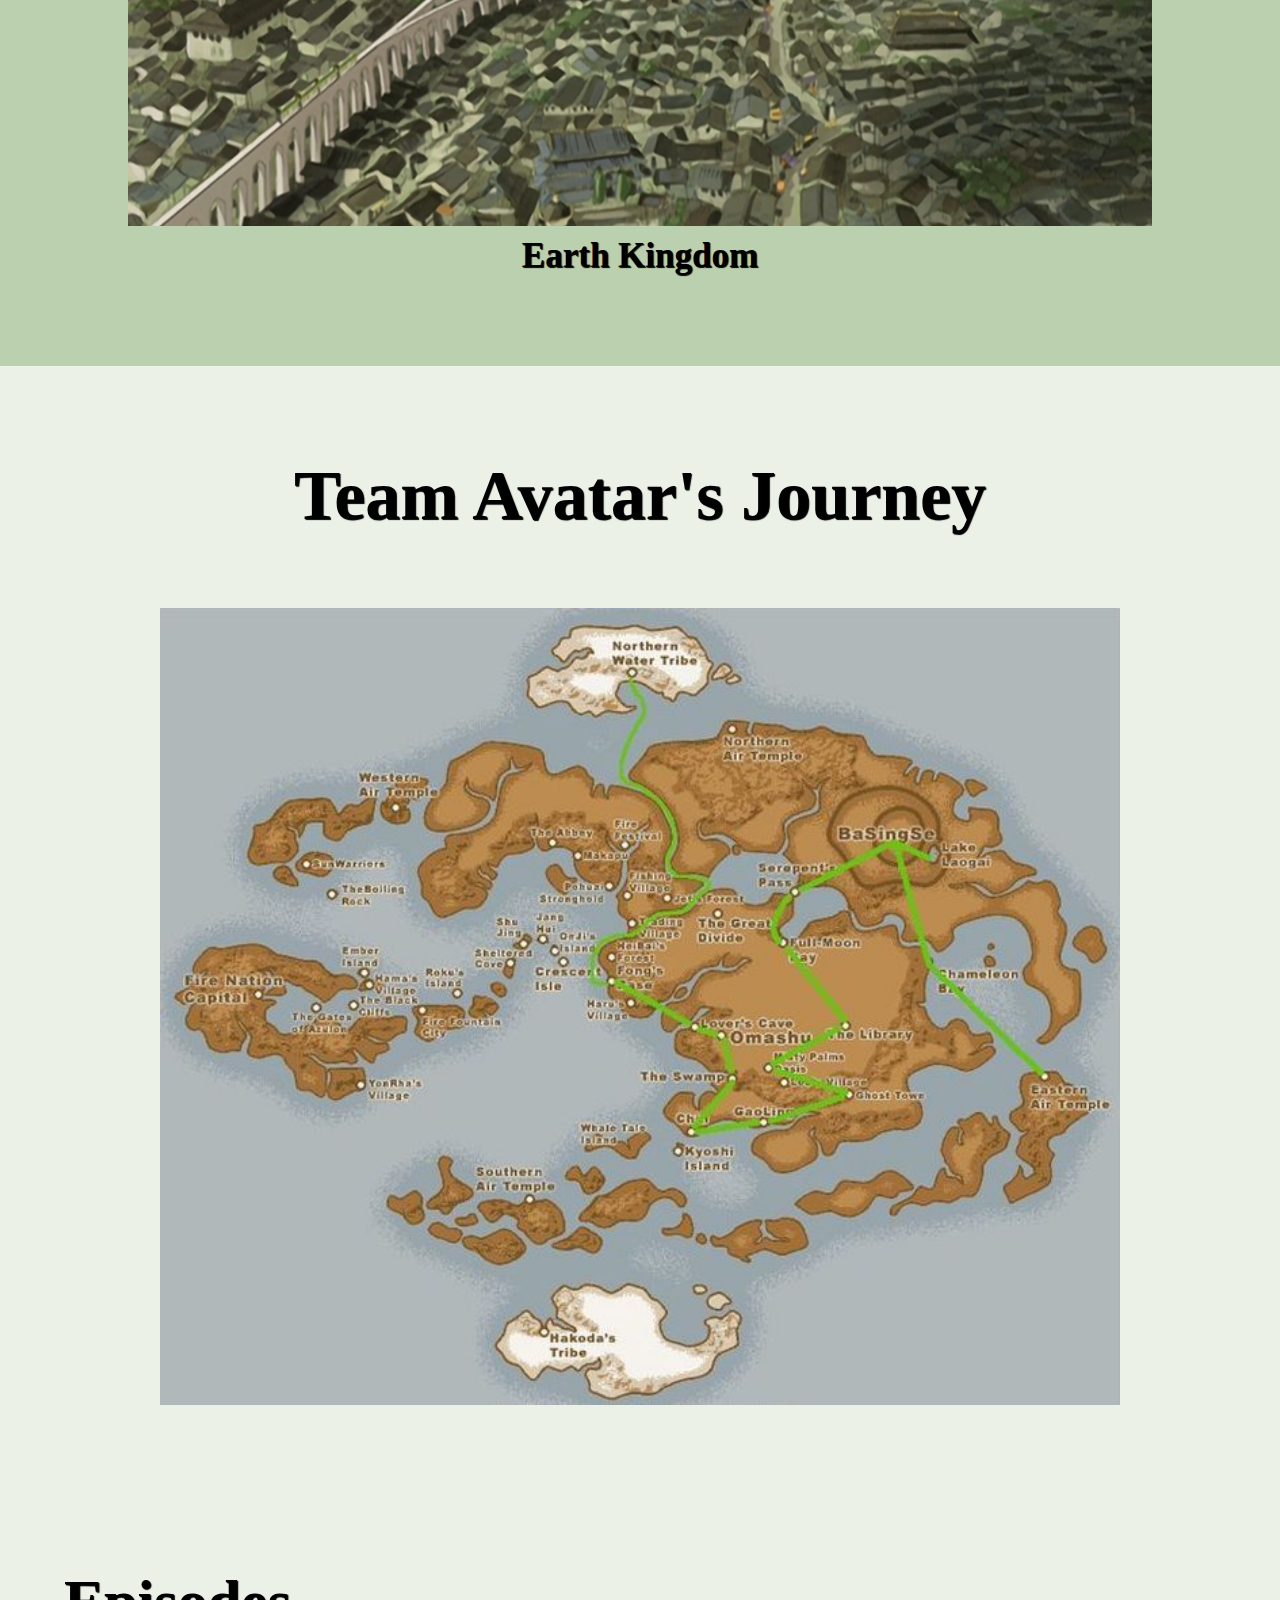
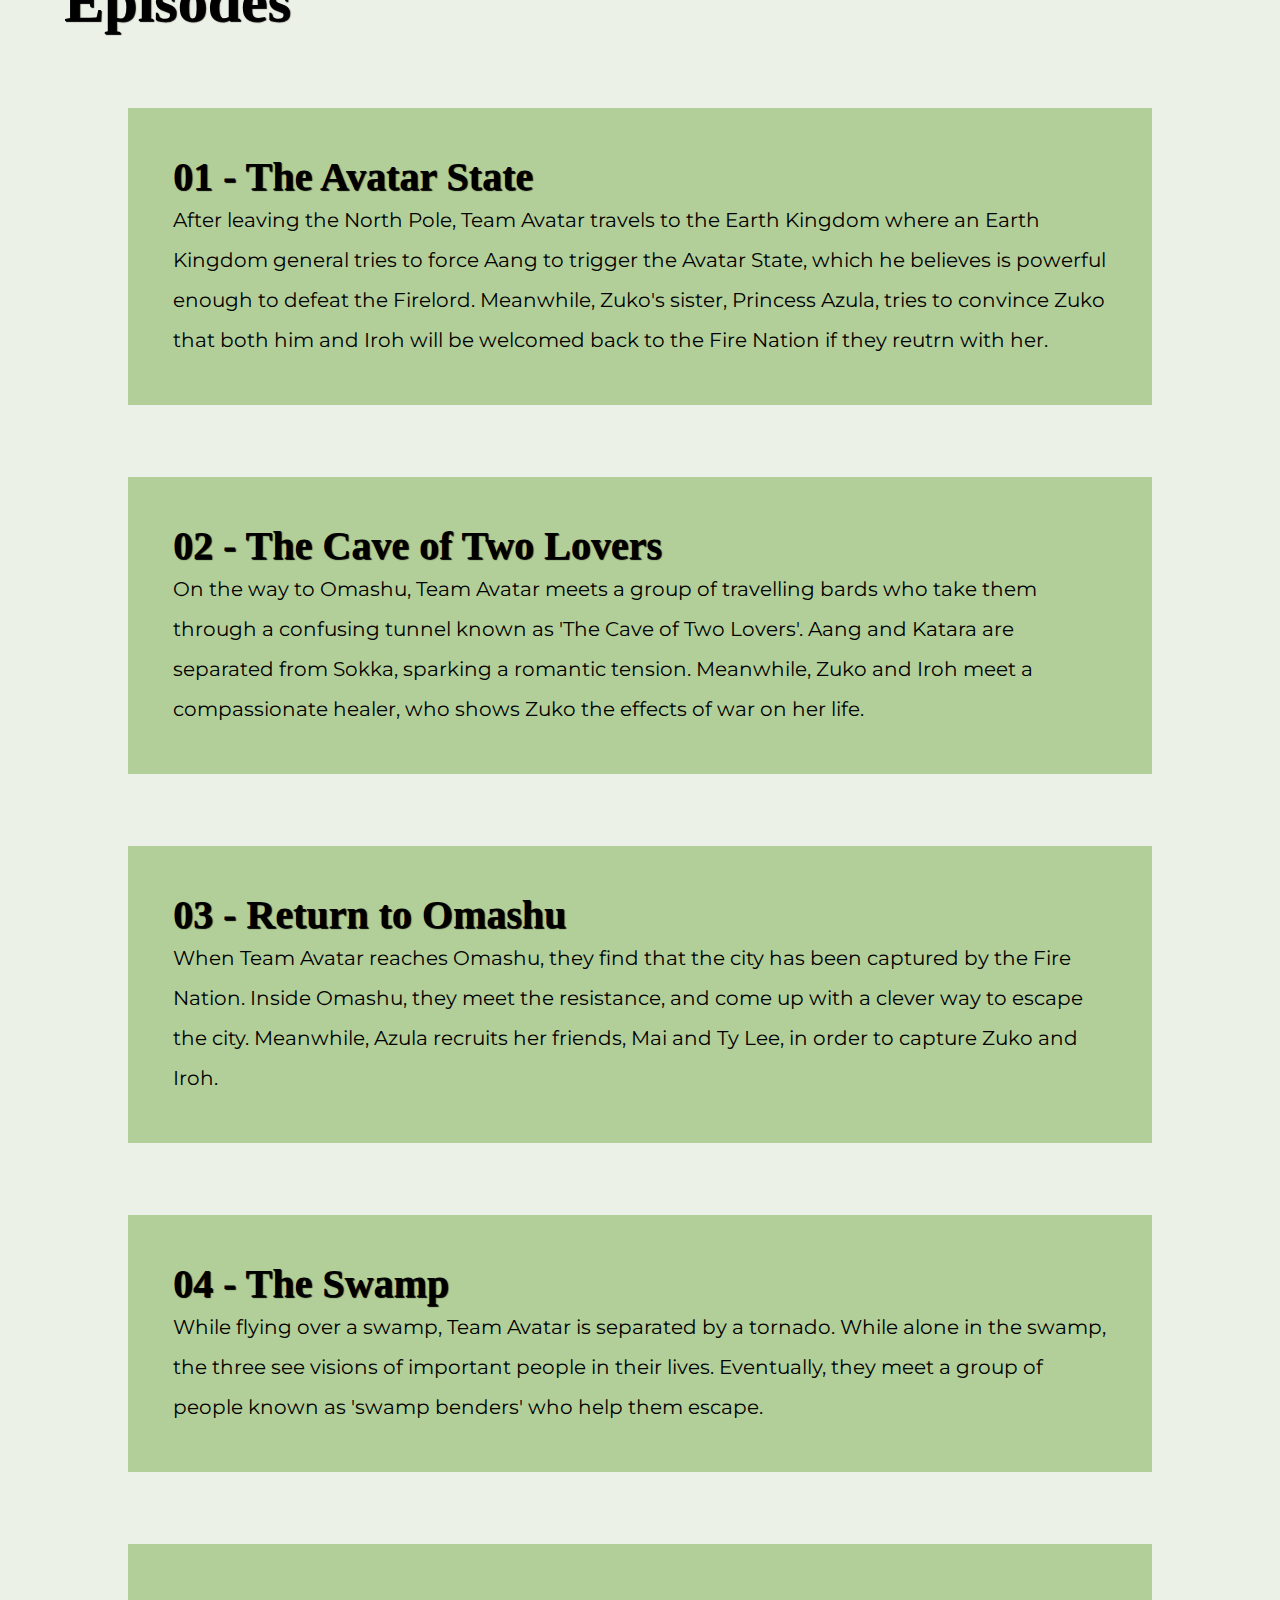
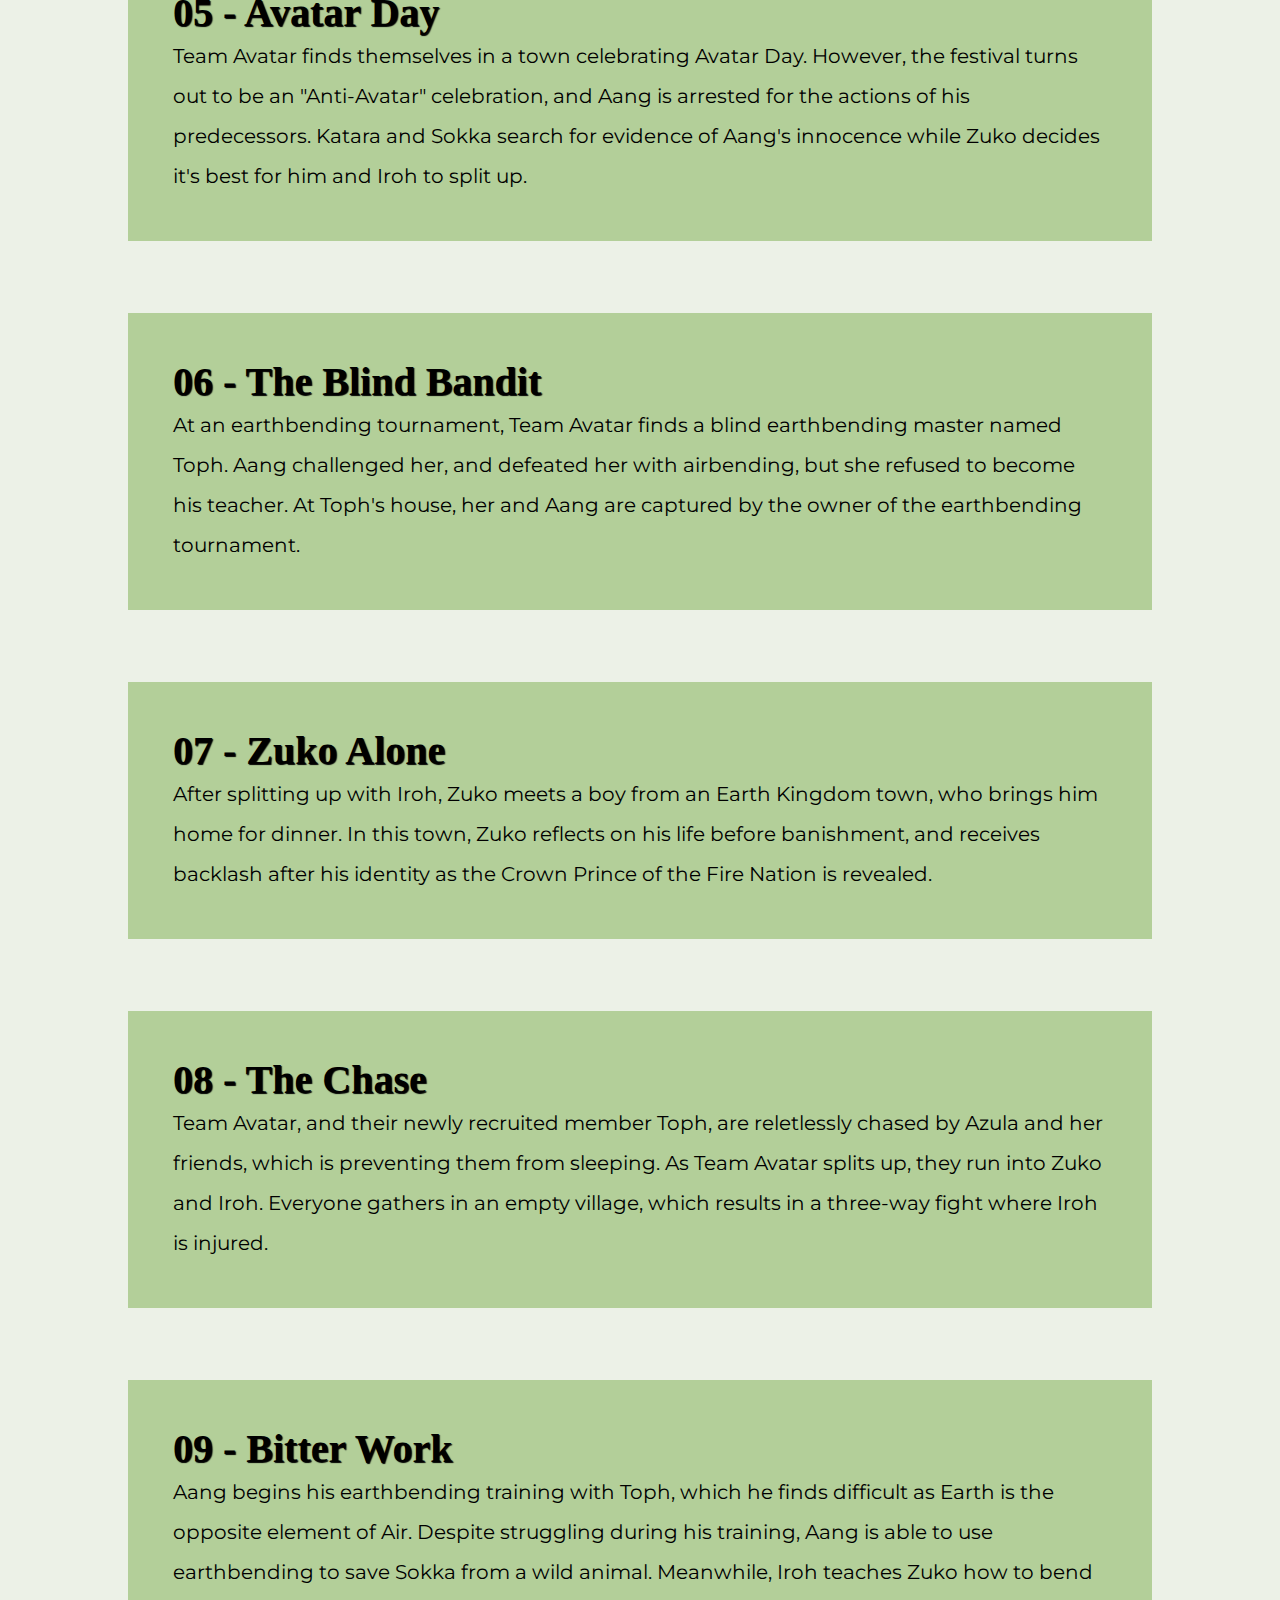
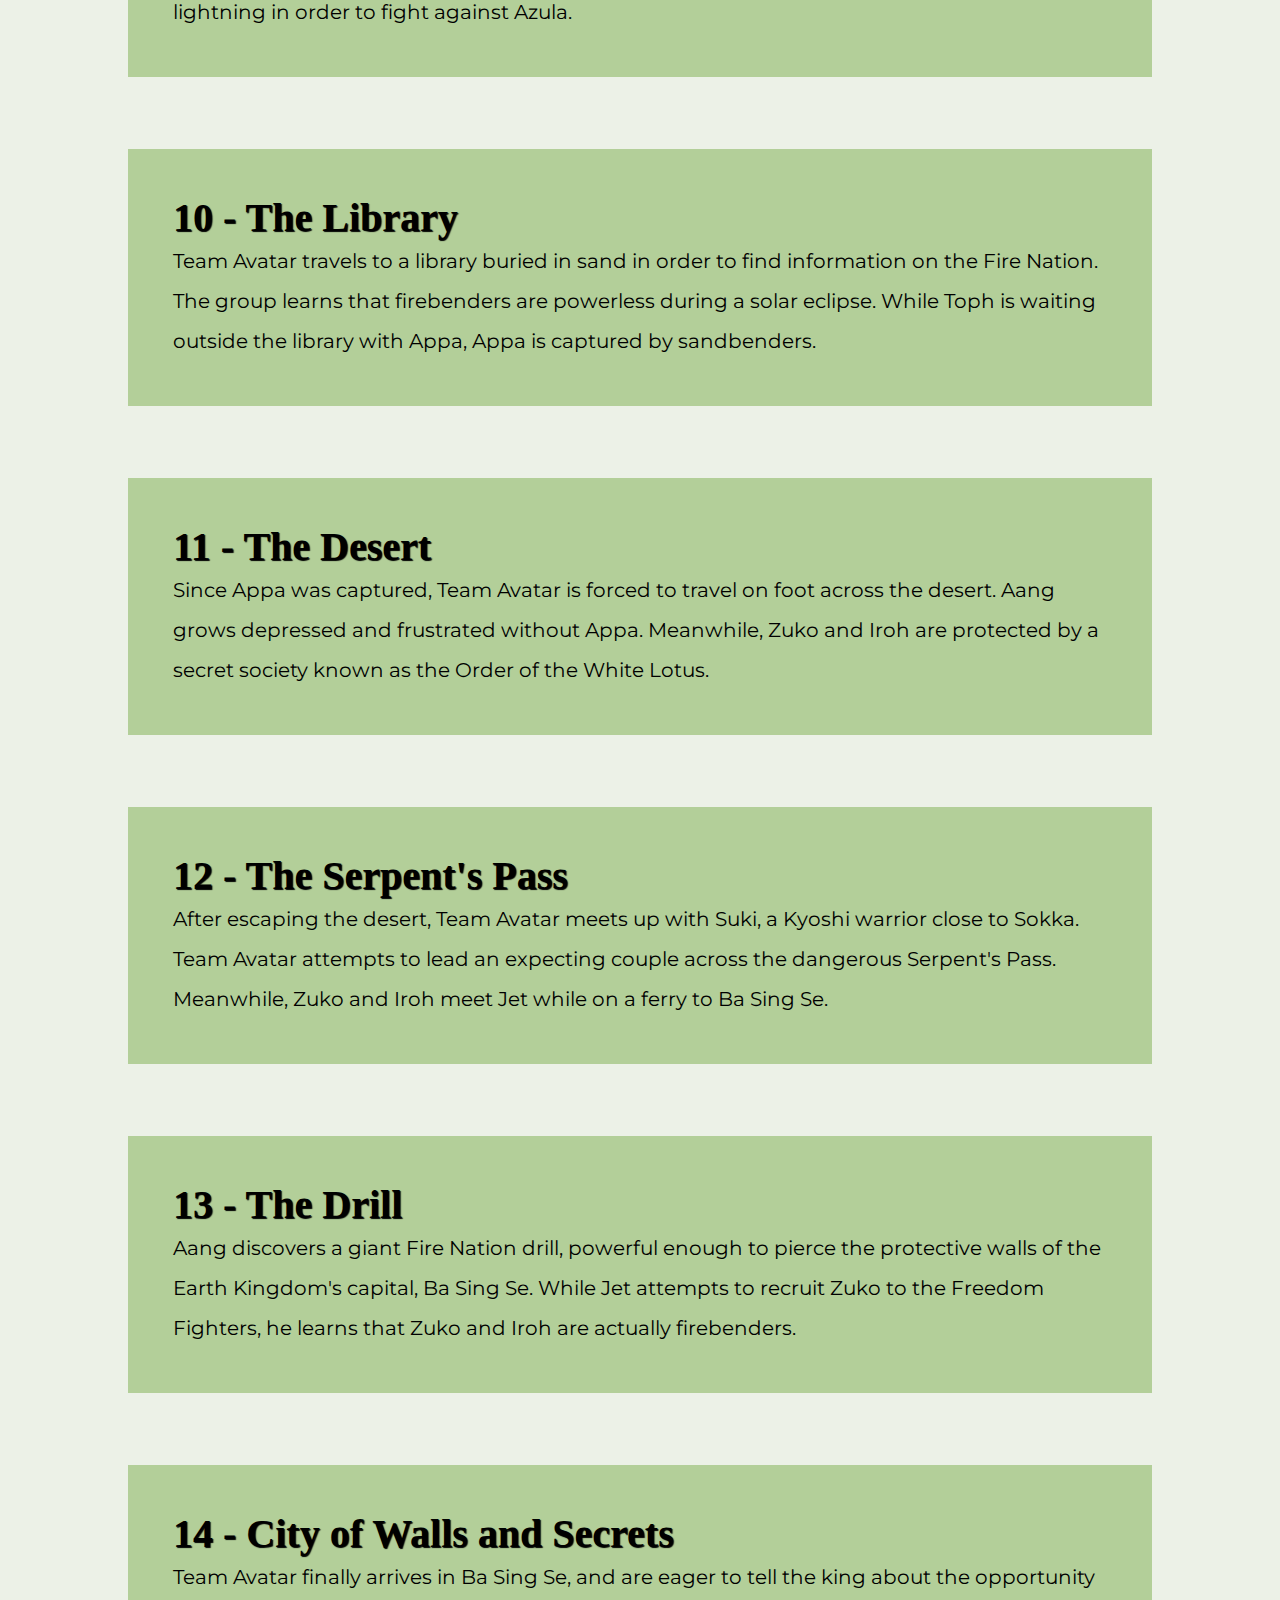
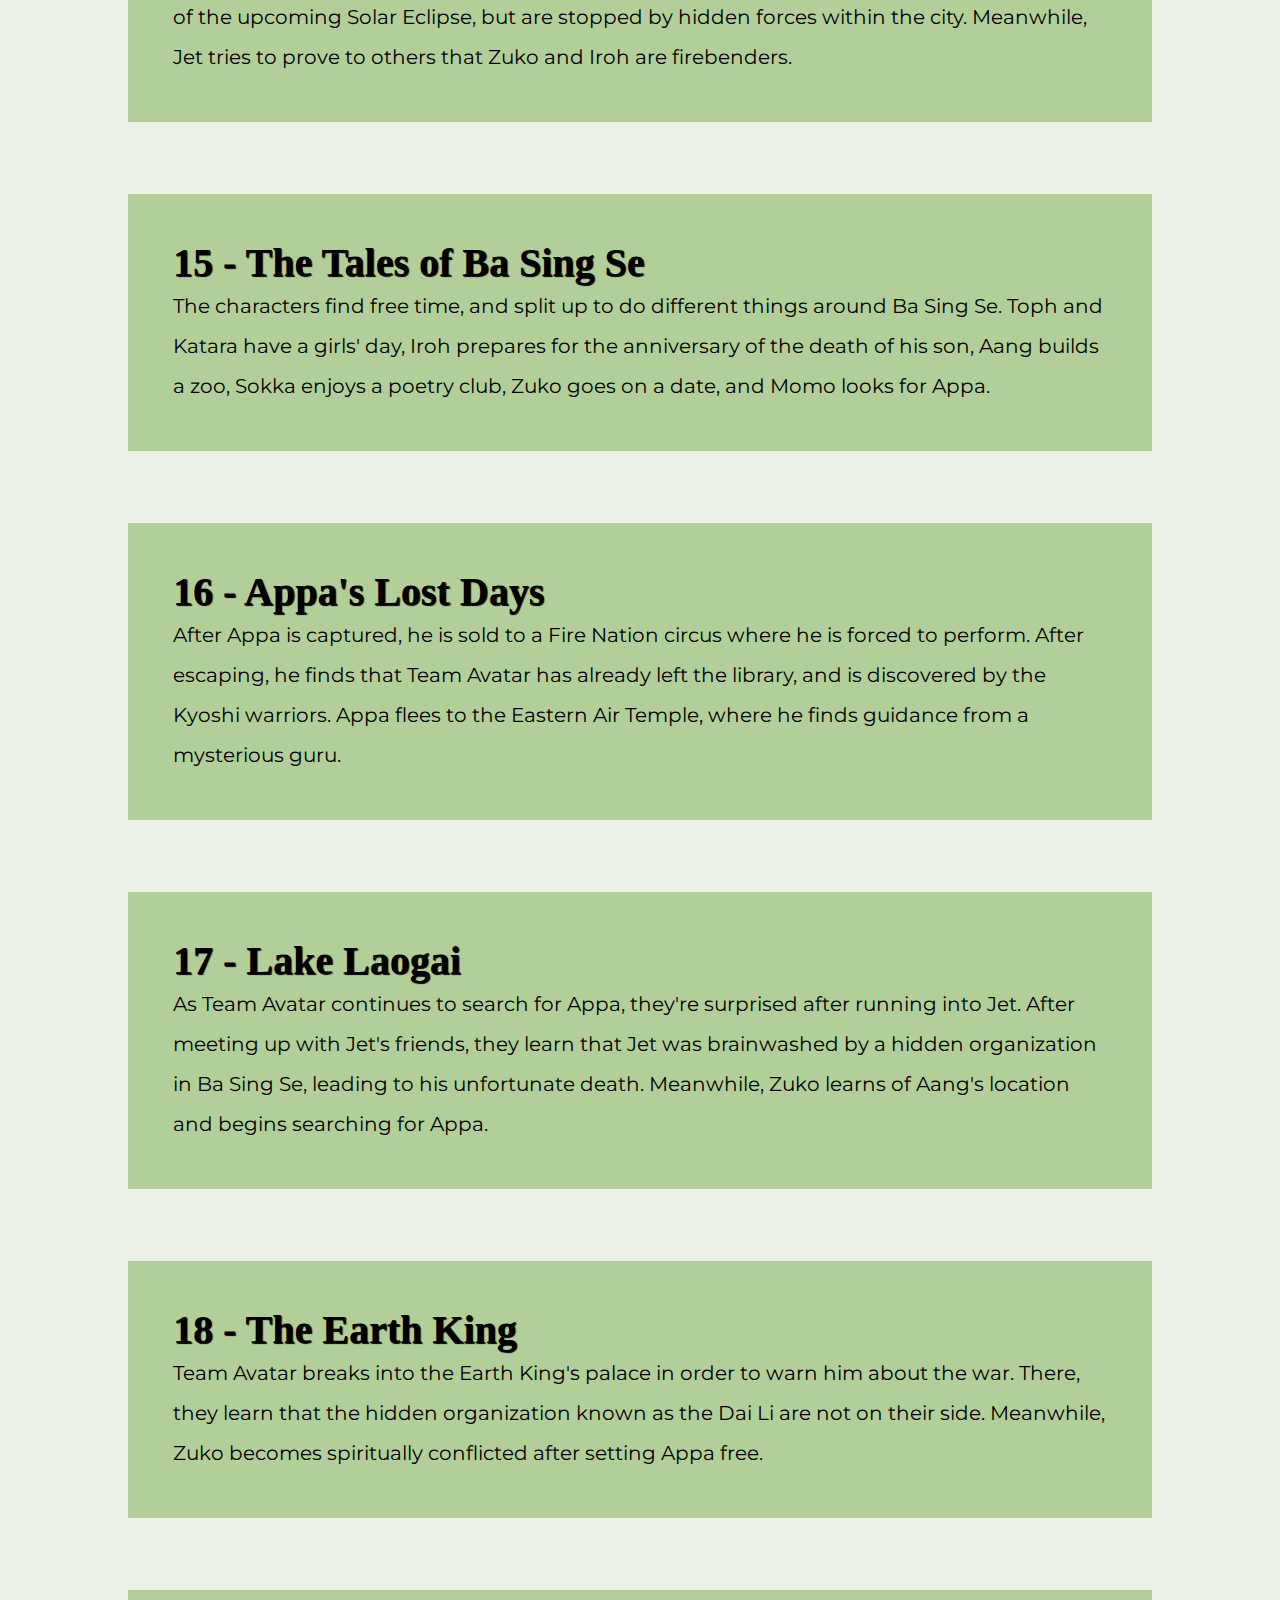
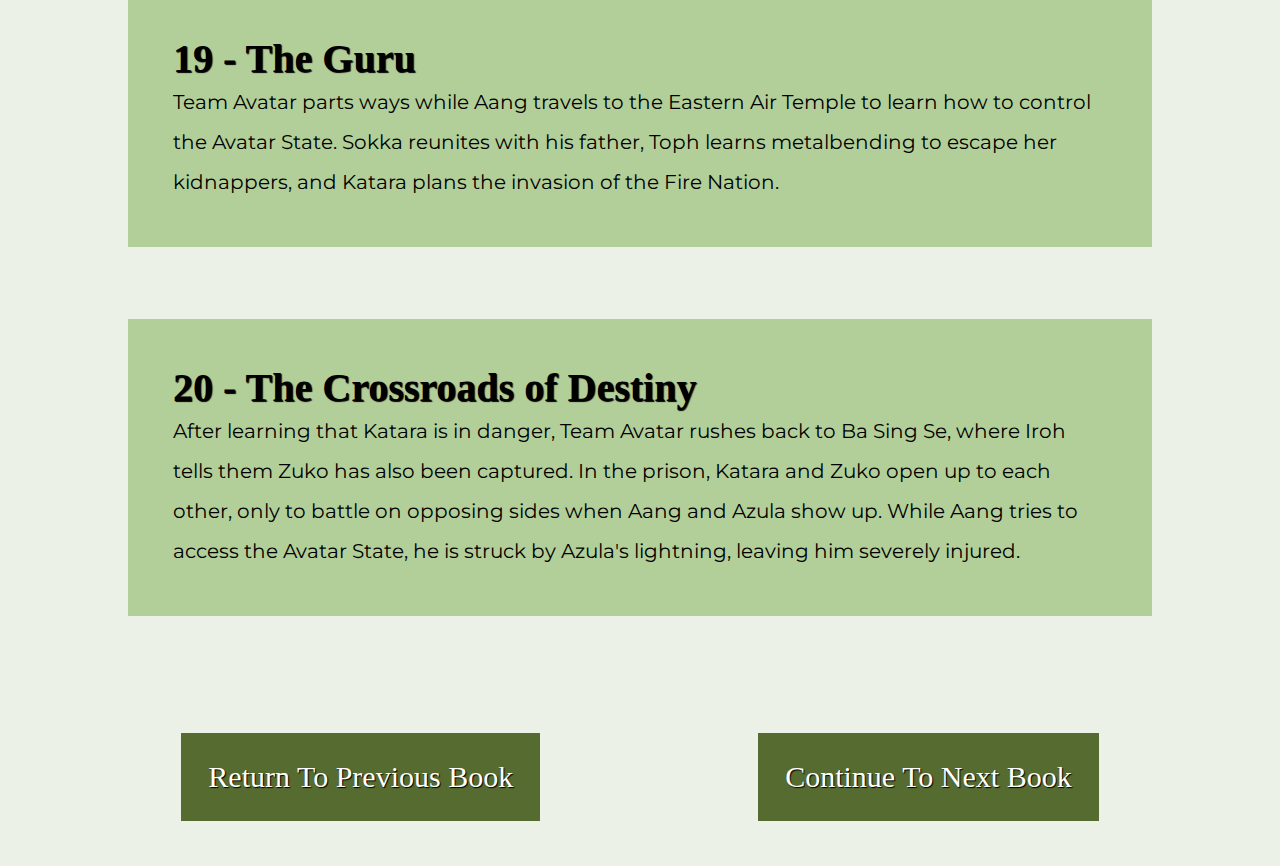
<file: book2.html>
<!DOCTYPE html>
<html>
<head>
	<meta charset="utf-8">
	<meta name="viewport" content="width=device-width, initial-scale=1">
	<link rel="stylesheet" type="text/css" href="style.css">
	<title>Book 2: Earth</title>
</head>
<body id="book2">

	<div class="top">
		<h1>Book 2: Earth</h1>
	</div>

	<div class="menu">
	<a href="index.html">Home</a>
	<a href="book1.html">Book 1</a>
	<a href="book2.html">Book 2</a>
	<a href="book3.html">Book 3</a>
	<a href="continue.html">The Story Continued</a>

	
</div>

<div class="mainContainer">
<div class="description">
	<p>In the second season of Avatar: the Last Airbender, Aang, Katara, and Zuko recruit a blind earth-bending protegy named Toph to join Team Avatar, and teach Aang earth bending. Meanwhile, Zuko and Iroh become refugees in the Earth Kingdom. While being pursued by Azula, the crown princess of the Fire Nation, both groups meet in the capital of the Earth Kingdom, where Aang is severely injured.</p>
</div>

	<div class="img2">
		<img src="eKing.jpg">
		<h4>Earth Kingdom</h4>
	</div>


<div class="episodeContainer">
<h3>Team Avatar's Journey</h3>
<img src="earthMap.jpg">
<div class="left">
<h5 id="left">Episodes</h5>
</div>
<div class="episodes">
	<h2>01 - The Avatar State</h2>
	<p>After leaving the North Pole, Team Avatar travels to the Earth Kingdom where an Earth Kingdom general tries to force Aang to trigger the Avatar State, which he believes is powerful enough to defeat the Firelord. Meanwhile, Zuko's sister, Princess Azula, tries to convince Zuko that both him and Iroh will be welcomed back to the Fire Nation if they reutrn with her.</p>
</div>
<div class="episodes">
	<h2>02 - The Cave of Two Lovers</h2>
	<p>On the way to Omashu, Team Avatar meets a group of travelling bards who take them through a confusing tunnel known as 'The Cave of Two Lovers'. Aang and Katara are separated from Sokka, sparking a romantic tension. Meanwhile, Zuko and Iroh meet a compassionate healer, who shows Zuko the effects of war on her life.</p>
</div>
<div class="episodes">
	<h2>03 - Return to Omashu</h2>
	<p>When Team Avatar reaches Omashu, they find that the city has been captured by the Fire Nation. Inside Omashu, they meet the resistance, and come up with a clever way to escape the city. Meanwhile, Azula recruits her friends, Mai and Ty Lee, in order to capture Zuko and Iroh.</p>
</div>
<div class="episodes">
	<h2>04 - The Swamp</h2>
	<p>While flying over a swamp, Team Avatar is separated by a tornado. While alone in the swamp, the three see visions of important people in their lives. Eventually, they meet a group of people known as 'swamp benders' who help them escape.</p>
</div>
<div class="episodes">
	<h2>05 - Avatar Day</h2>
	<p>Team Avatar finds themselves in a town celebrating Avatar Day. However, the festival turns out to be an "Anti-Avatar" celebration, and Aang is arrested for the actions of his predecessors. Katara and Sokka search for evidence of Aang's innocence while Zuko decides it's best for him and Iroh to split up.</p>
</div>
<div class="episodes">
	<h2>06 - The Blind Bandit</h2>
	<p>At an earthbending tournament, Team Avatar finds a blind earthbending master named Toph. Aang challenged her, and defeated her with airbending, but she refused to become his teacher. At Toph's house, her and Aang are captured by the owner of the earthbending tournament.</p>
</div>
<div class="episodes">
	<h2>07 - Zuko Alone</h2>
	<p>After splitting up with Iroh, Zuko meets a boy from an Earth Kingdom town, who brings him home for dinner. In this town, Zuko reflects on his life before banishment, and receives backlash after his identity as the Crown Prince of the Fire Nation is revealed.</p>
</div>
<div class="episodes">
	<h2>08 - The Chase</h2>
	<p>Team Avatar, and their newly recruited member Toph, are reletlessly chased by Azula and her friends, which is preventing them from sleeping. As Team Avatar splits up, they run into Zuko and Iroh. Everyone gathers in an empty village, which results in a three-way fight where Iroh is injured.</p>
</div>
<div class="episodes">
	<h2>09 - Bitter Work</h2>
	<p>Aang begins his earthbending training with Toph, which he finds difficult as Earth is the opposite element of Air. Despite struggling during his training, Aang is able to use earthbending to save Sokka from a wild animal. Meanwhile, Iroh teaches Zuko how to bend lightning in order to fight against Azula.</p>
</div>
<div class="episodes">
	<h2>10 - The Library</h2>
	<p>Team Avatar travels to a library buried in sand in order to find information on the Fire Nation. The group learns that firebenders are powerless during a solar eclipse. While Toph is waiting outside the library with Appa, Appa is captured by sandbenders.</p>
</div>
<div class="episodes">
	<h2>11 - The Desert</h2>
	<p>Since Appa was captured, Team Avatar is forced to travel on foot across the desert. Aang grows depressed and frustrated without Appa. Meanwhile, Zuko and Iroh are protected by a secret society known as the Order of the White Lotus.</p>
</div>
<div class="episodes">
	<h2>12 - The Serpent's Pass</h2>
	<p>After escaping the desert, Team Avatar meets up with Suki, a Kyoshi warrior close to Sokka. Team Avatar attempts to lead an expecting couple across the dangerous Serpent's Pass. Meanwhile, Zuko and Iroh meet Jet while on a ferry to Ba Sing Se.</p>
</div>
<div class="episodes">
	<h2>13 - The Drill </h2>
	<p>Aang discovers a giant Fire Nation drill, powerful enough to pierce the protective walls of the Earth Kingdom's capital, Ba Sing Se. While Jet attempts to recruit Zuko to the Freedom Fighters, he learns that Zuko and Iroh are actually firebenders.</p>
</div>
<div class="episodes">
	<h2>14 - City of Walls and Secrets</h2>
	<p>Team Avatar finally arrives in Ba Sing Se, and are eager to tell the king about the opportunity of the upcoming Solar Eclipse, but are stopped by hidden forces within the city. Meanwhile, Jet tries to prove to others that Zuko and Iroh are firebenders.</p>
</div>
<div class="episodes">
	<h2>15 - The Tales of Ba Sing Se</h2>
	<p>The characters find free time, and split up to do different things around Ba Sing Se. Toph and Katara have a girls' day, Iroh prepares for the anniversary of the death of his son, Aang builds a zoo, Sokka enjoys a poetry club, Zuko goes on a date, and Momo looks for Appa.</p>
</div>
<div class="episodes">
	<h2>16 - Appa's Lost Days</h2>
	<p>After Appa is captured, he is sold to a Fire Nation circus where he is forced to perform. After escaping, he finds that Team Avatar has already left the library, and is discovered by the Kyoshi warriors. Appa flees to the Eastern Air Temple, where he finds guidance from a mysterious guru.</p>
</div>
<div class="episodes">
	<h2>17 - Lake Laogai</h2>
	<p>As Team Avatar continues to search for Appa, they're surprised after running into Jet. After meeting up with Jet's friends, they learn that Jet was brainwashed by a hidden organization in Ba Sing Se, leading to his unfortunate death. Meanwhile, Zuko learns of Aang's location and begins searching for Appa.</p>
</div>
<div class="episodes">
	<h2>18 - The Earth King</h2>
	<p>Team Avatar breaks into the Earth King's palace in order to warn him about the war. There, they learn that the hidden organization known as the Dai Li are not on their side. Meanwhile, Zuko becomes spiritually conflicted after setting Appa free.</p>
</div>
<div class="episodes">
	<h2>19 - The Guru</h2>
	<p>Team Avatar parts ways while Aang travels to the Eastern Air Temple to learn how to control the Avatar State. Sokka reunites with his father, Toph learns metalbending to escape her kidnappers, and Katara plans the invasion of the Fire Nation.</p>
</div>
<div class="episodes">
	<h2>20 - The Crossroads of Destiny</h2>
	<p>After learning that Katara is in danger, Team Avatar rushes back to Ba Sing Se, where Iroh tells them Zuko has also been captured. In the prison, Katara and Zuko open up to each other, only to battle on opposing sides when Aang and Azula show up. While Aang tries to access the Avatar State, he is struck by Azula's lightning, leaving him severely injured.</p>
</div>

		
<div class="buttonContainer">
<a href="book1.html">
<div class="button">Return To Previous Book</div>
</a>
<a href="book3.html">
<div class="button">Continue To Next Book</div>
</a>
</div>

</div>
</div>
</div>

</body>
</html>
</file>
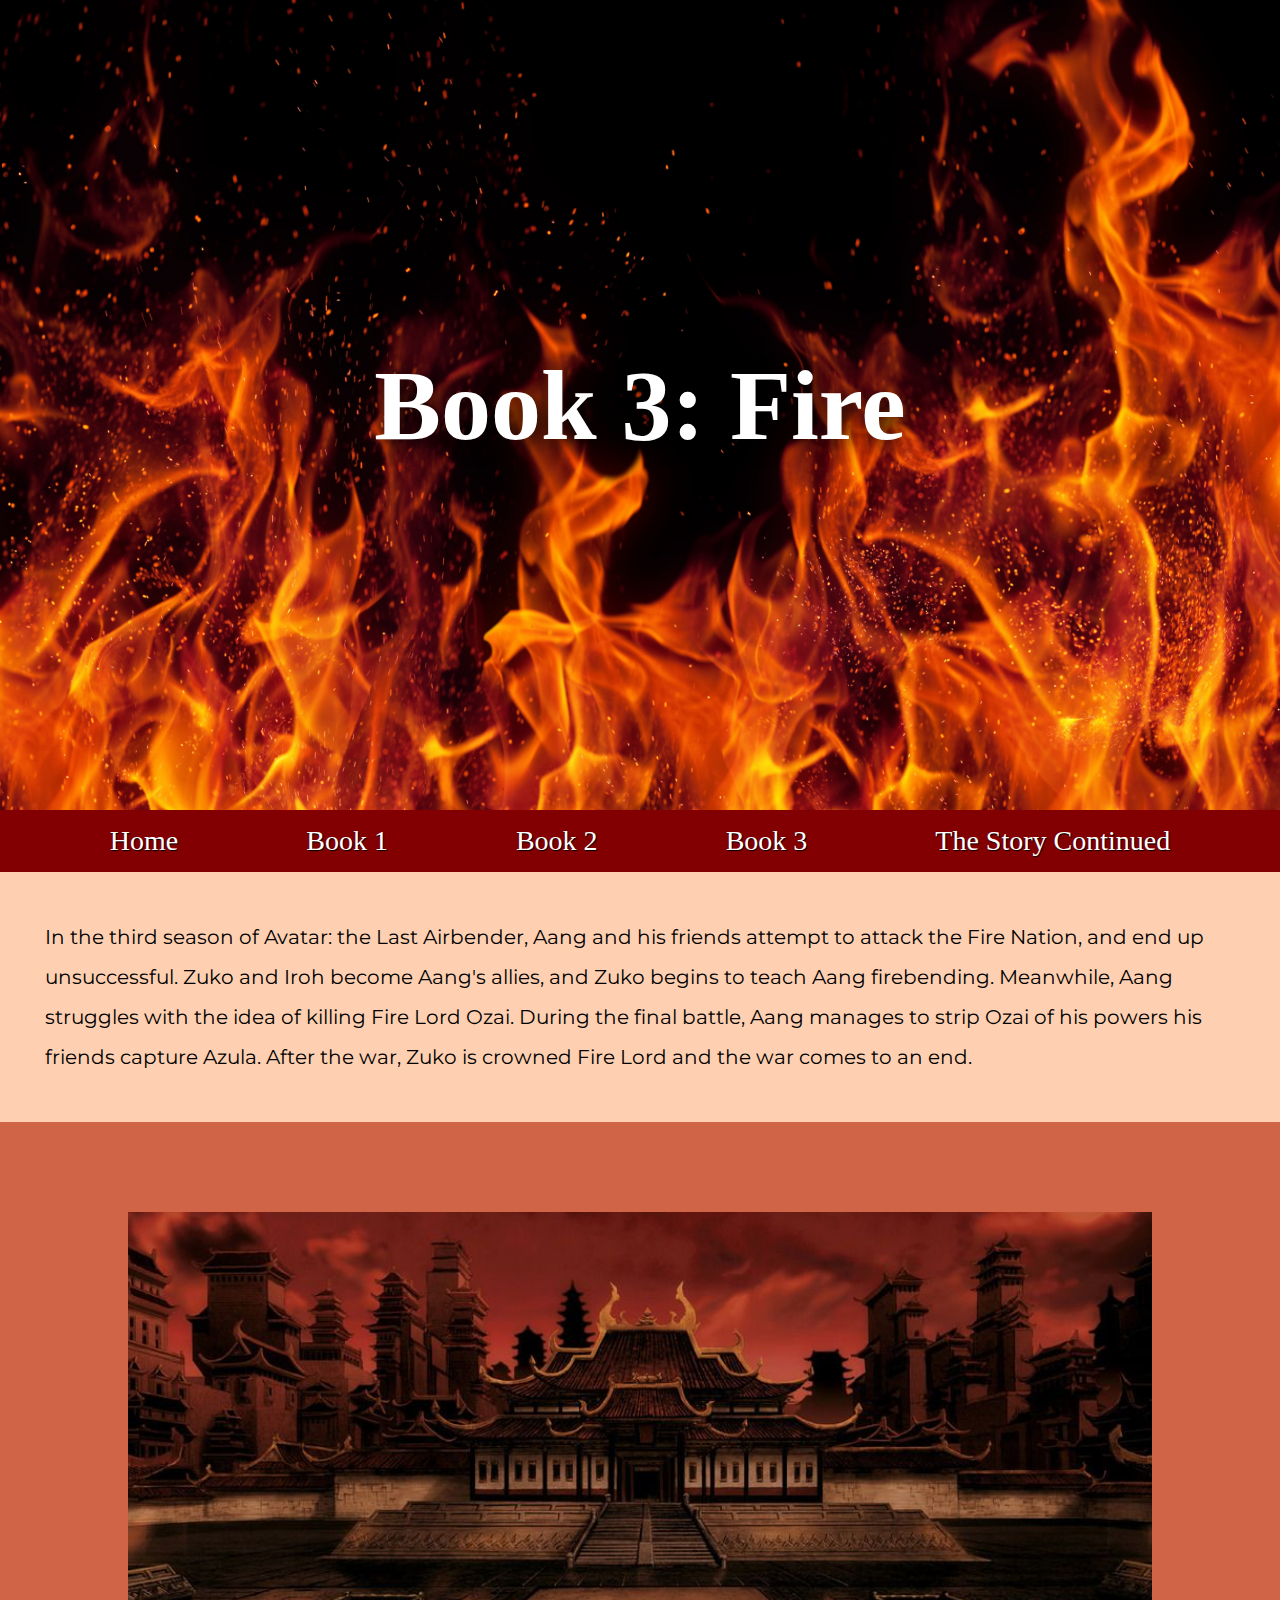
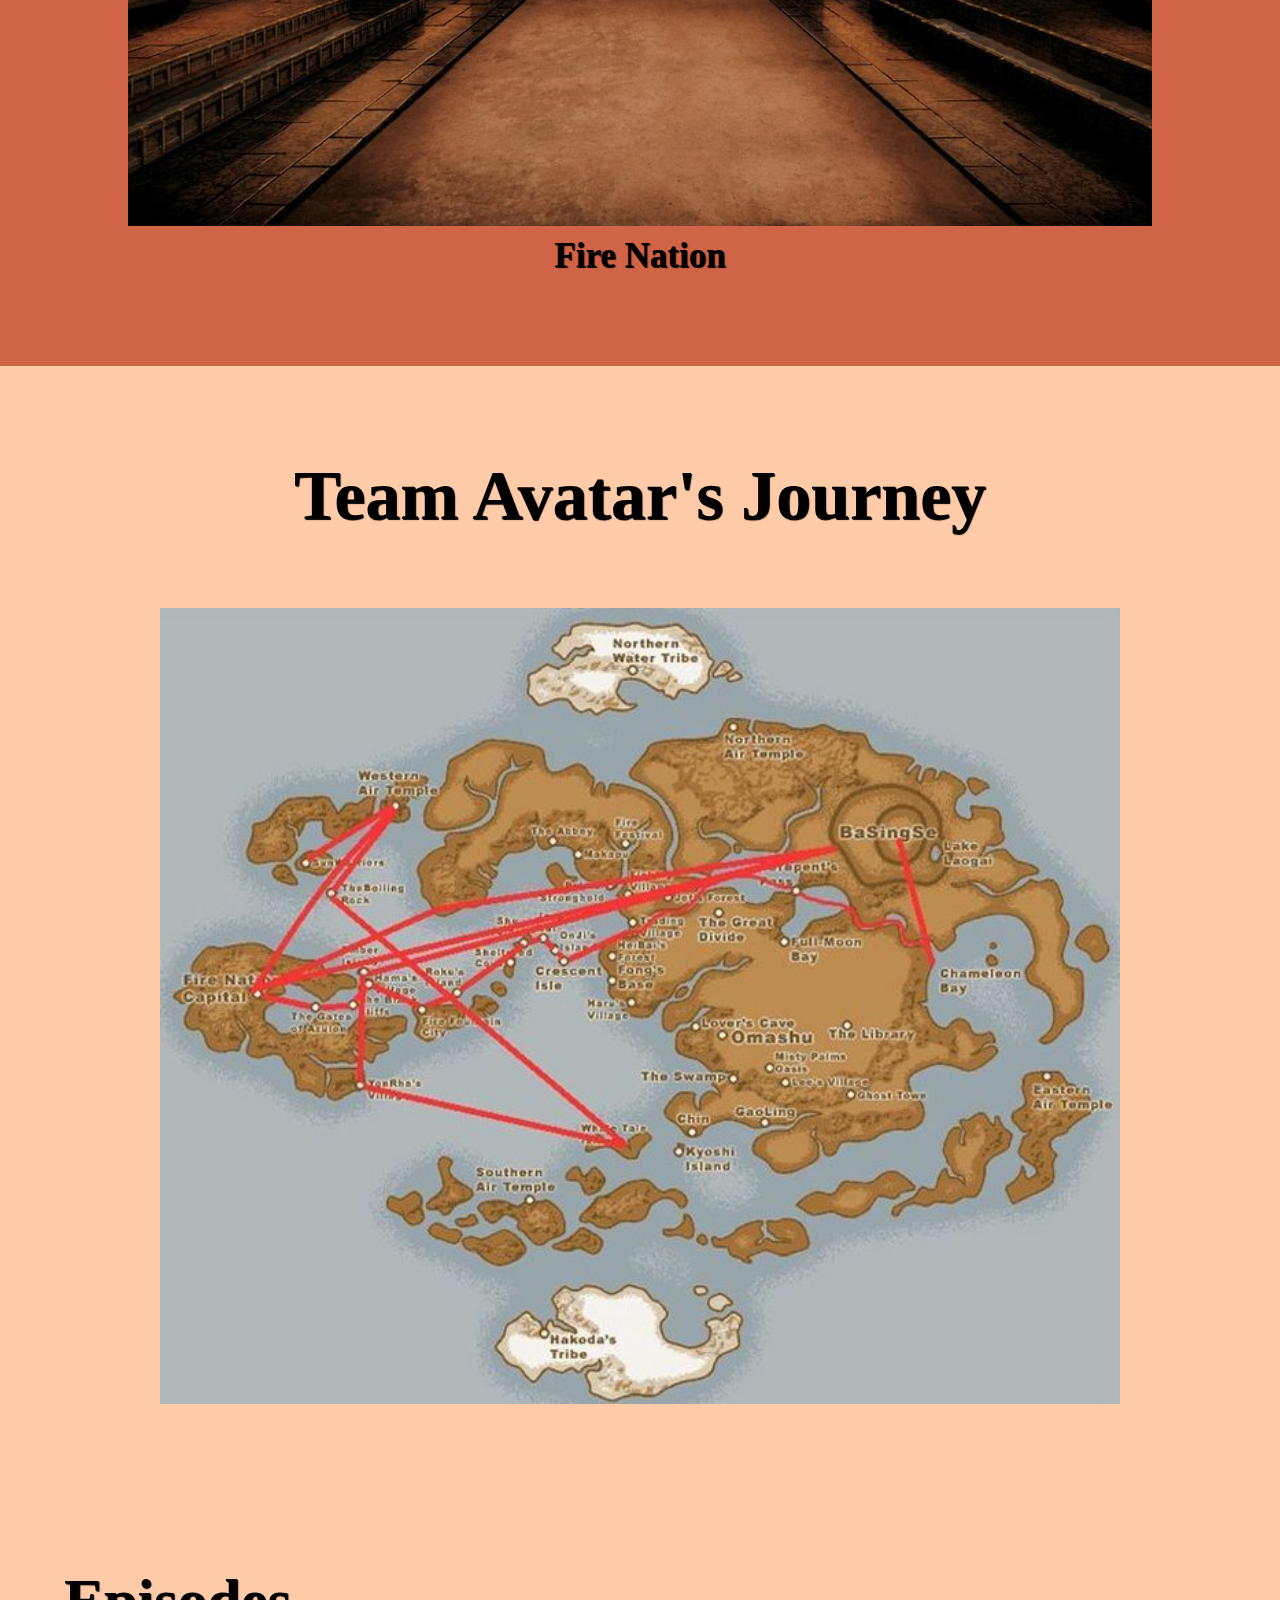
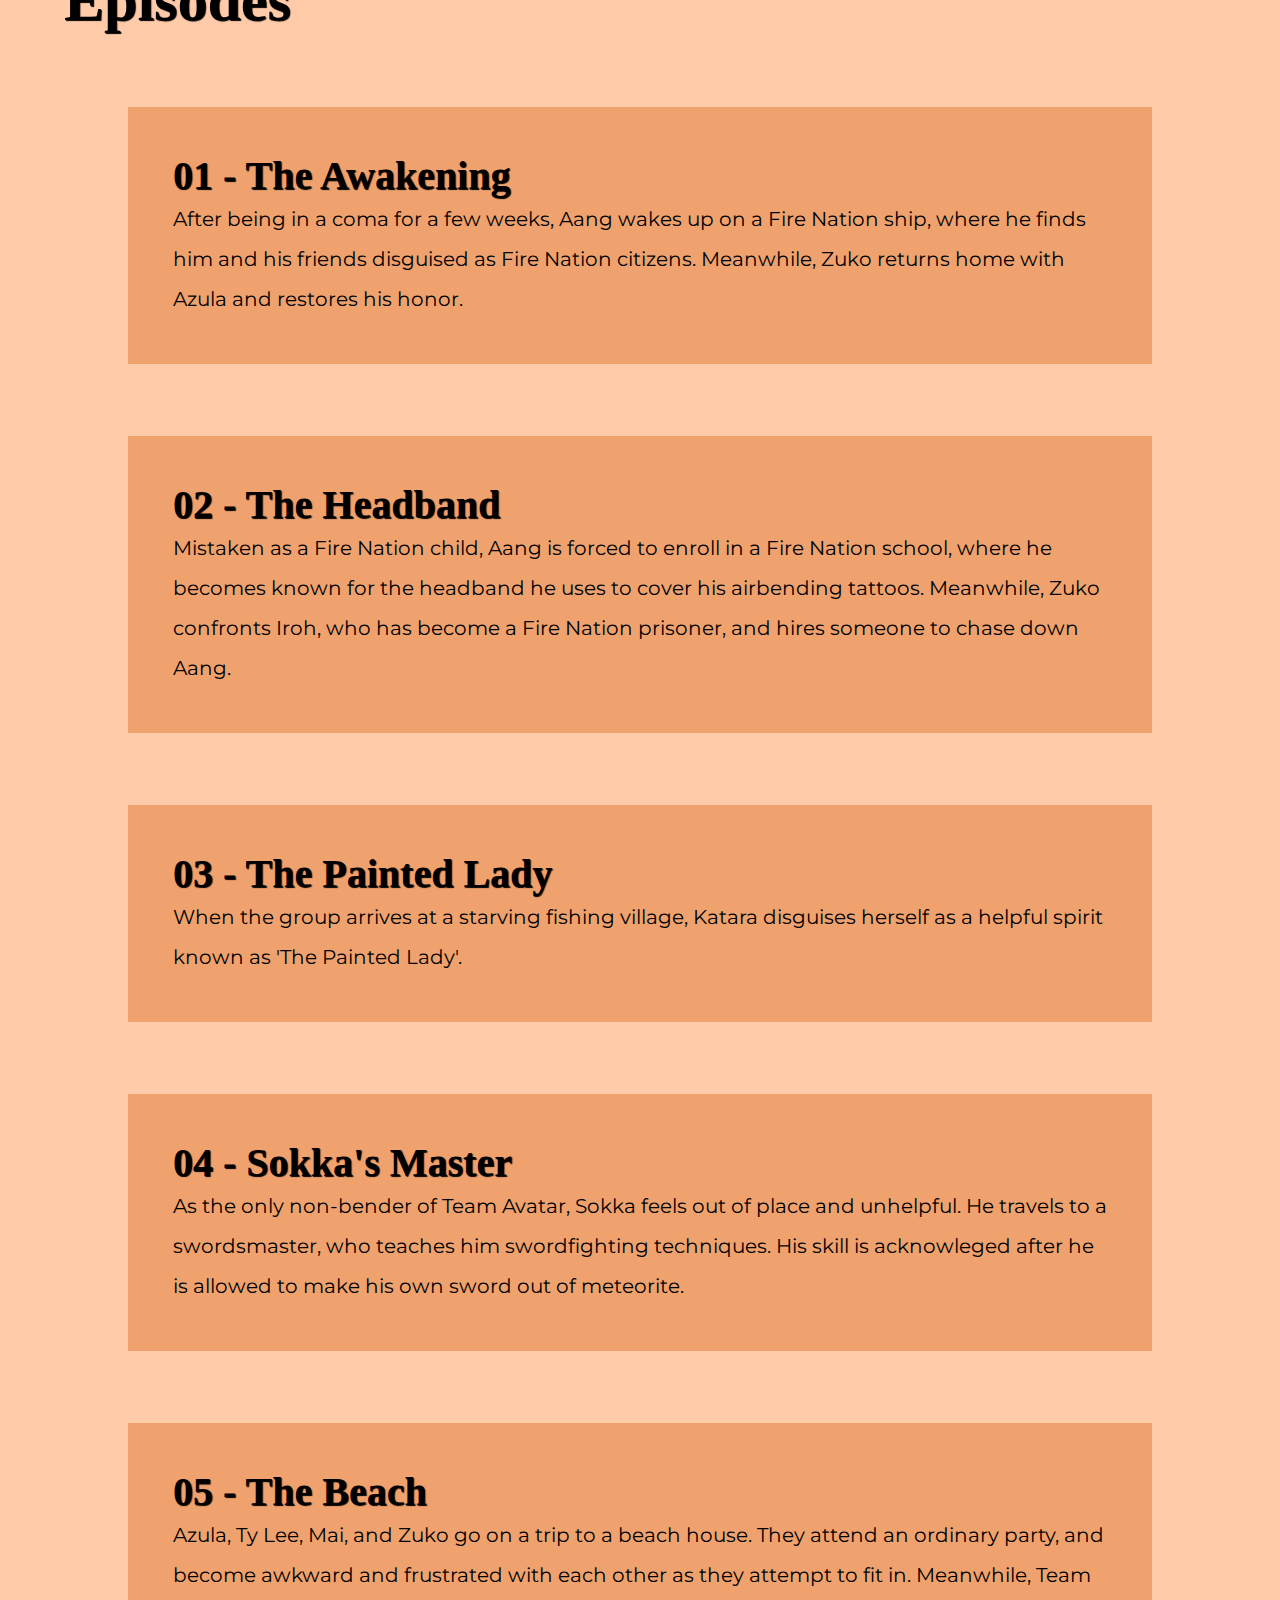
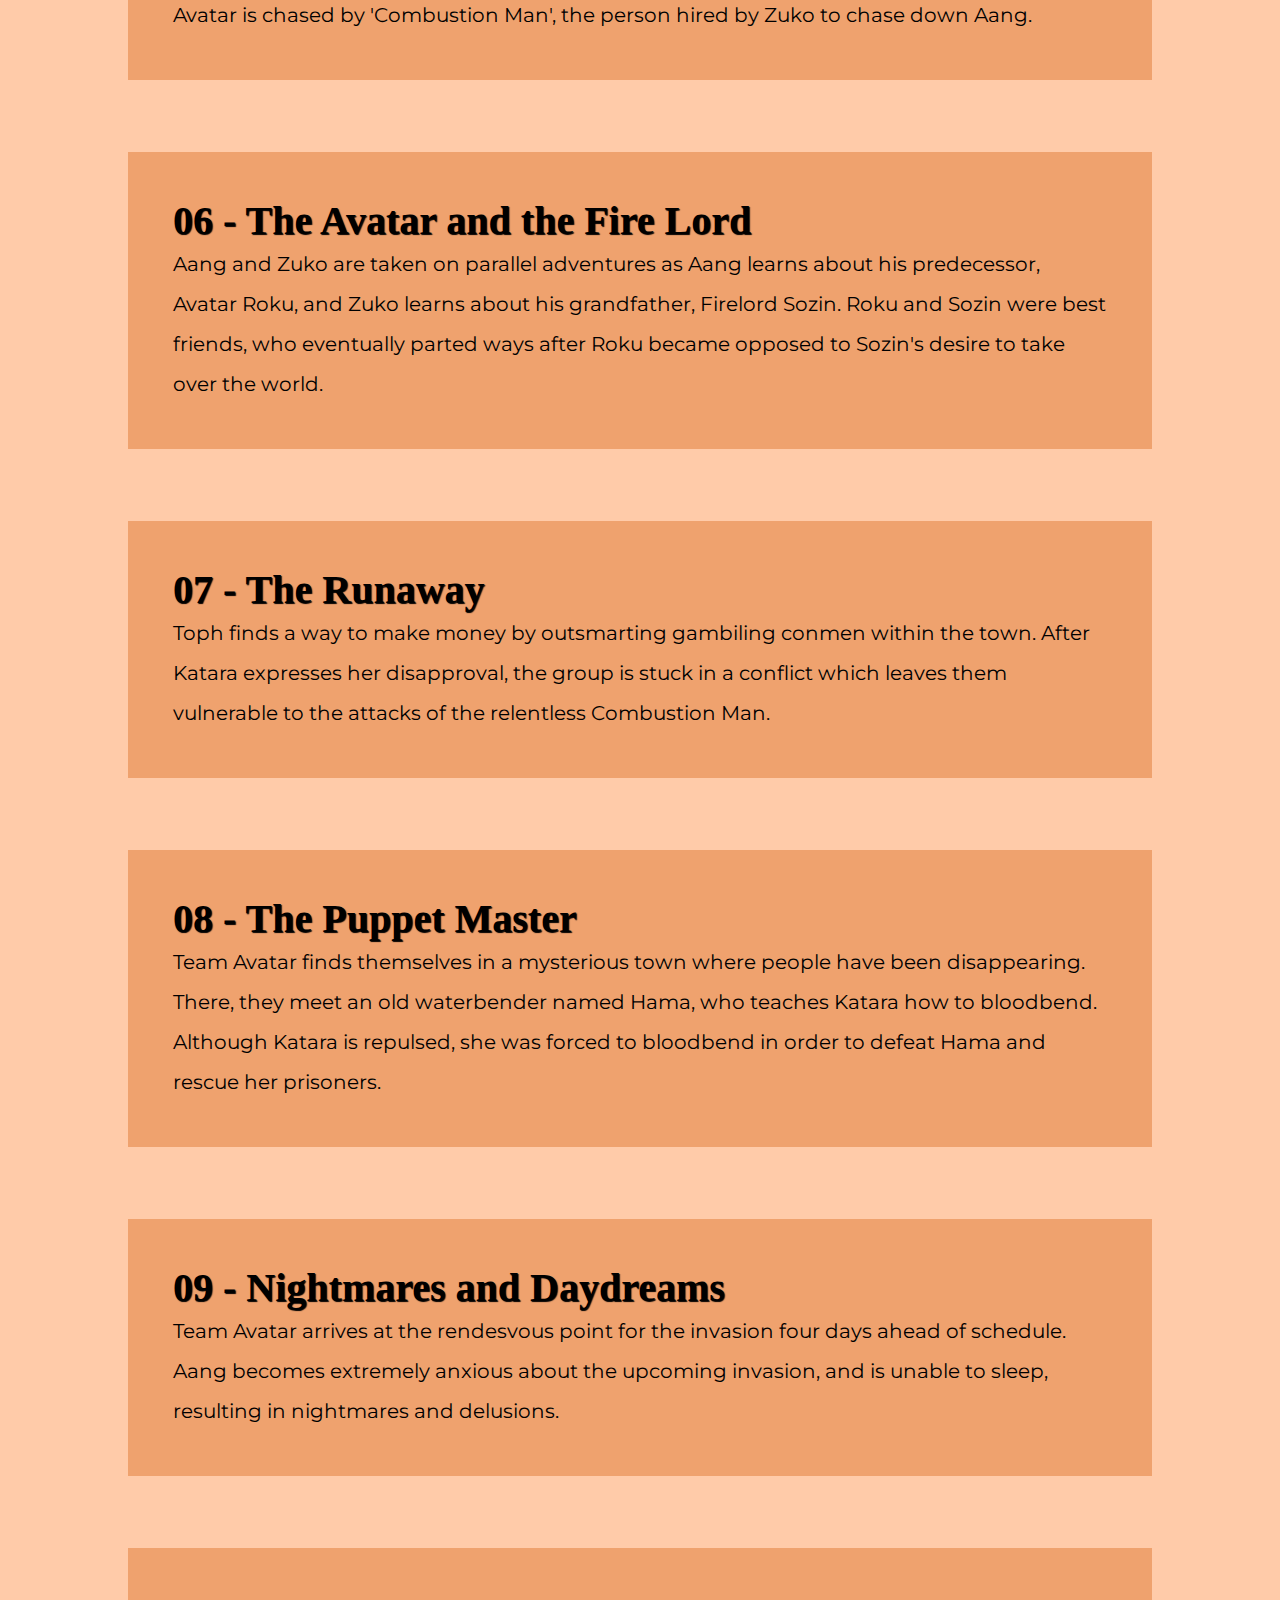
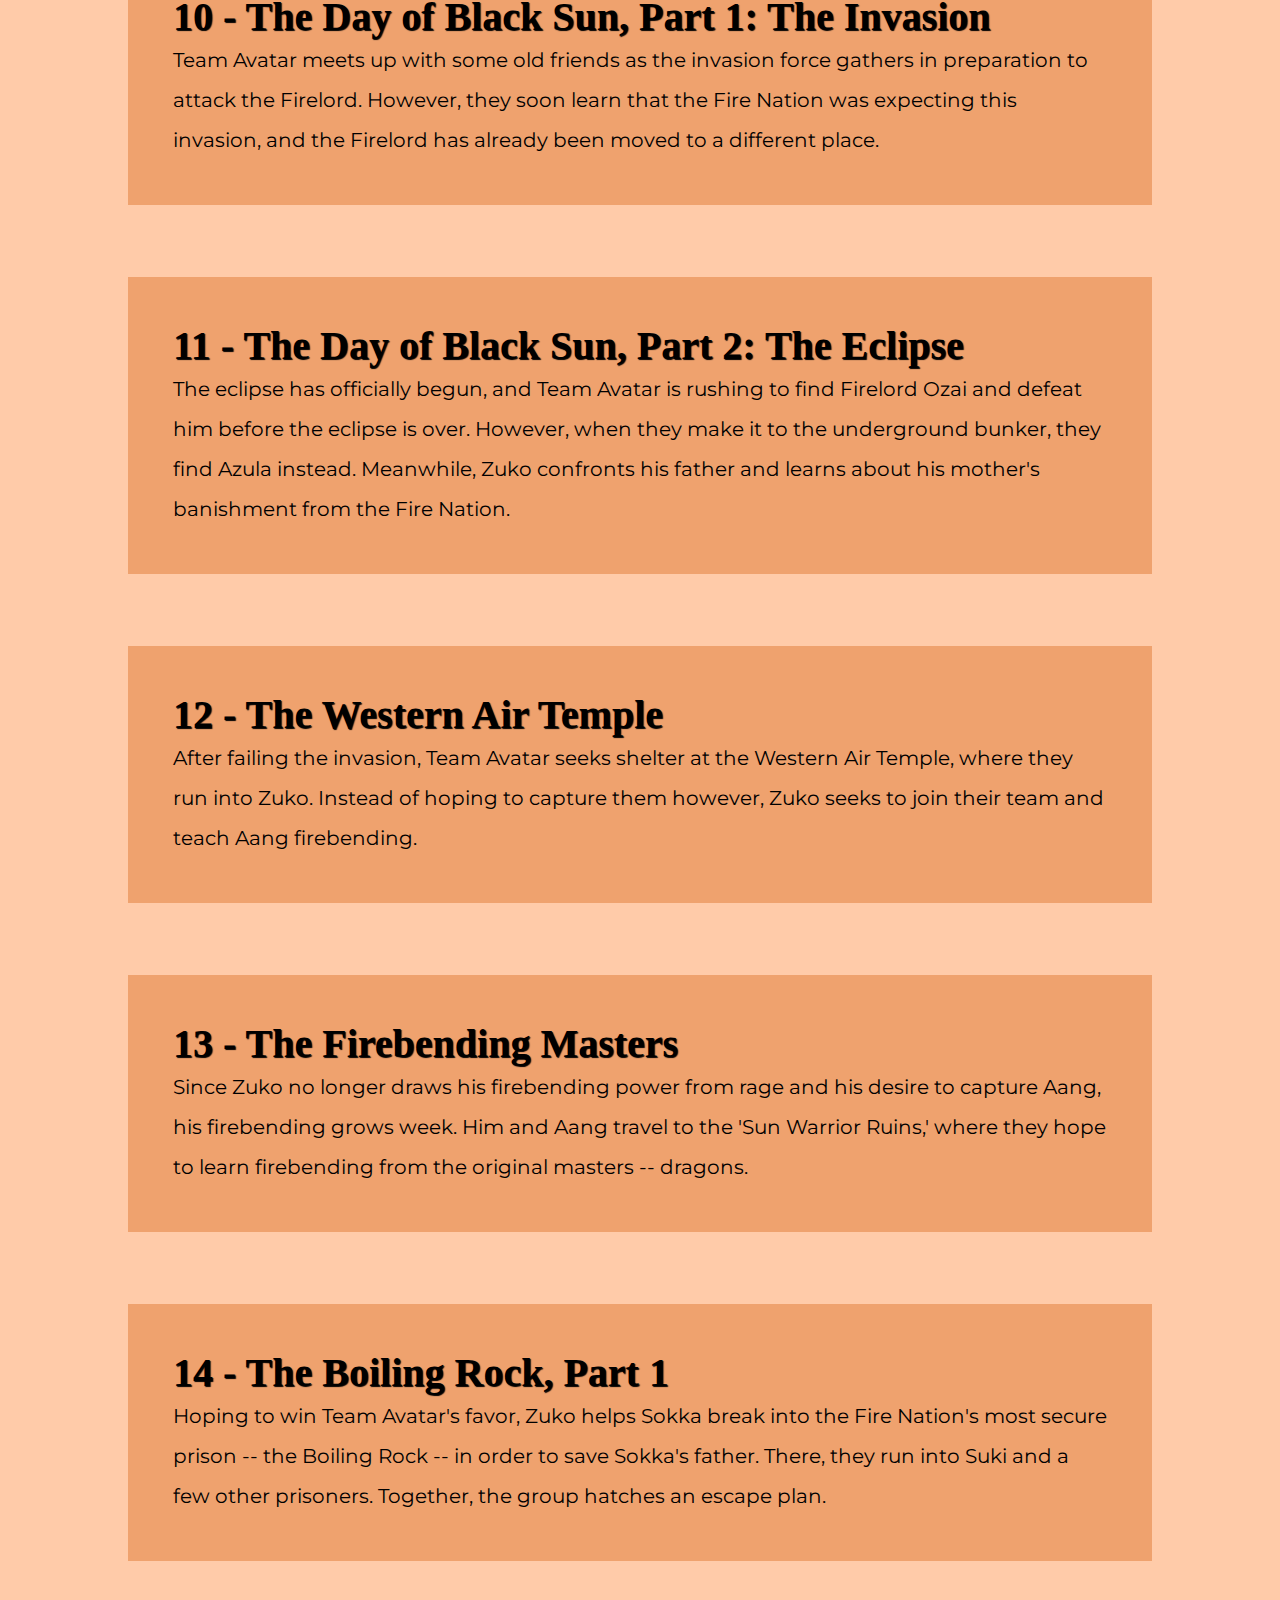
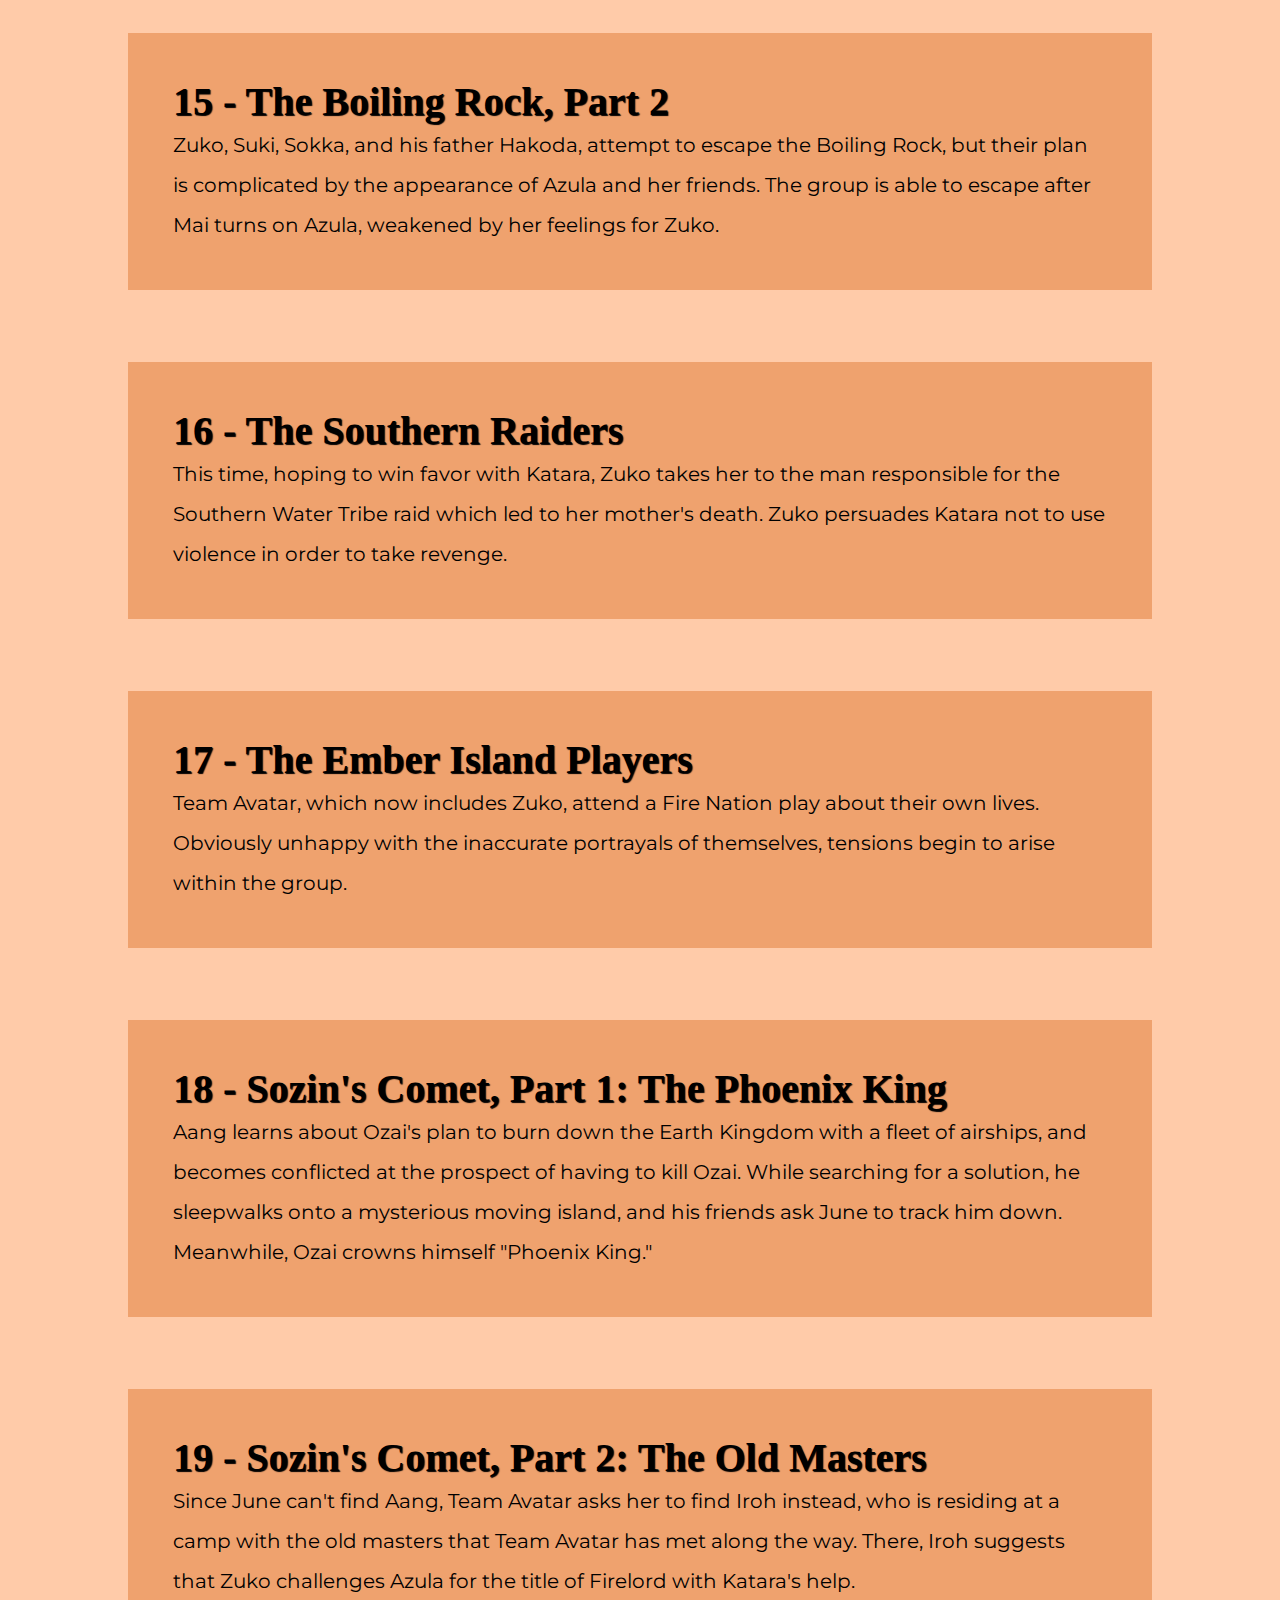
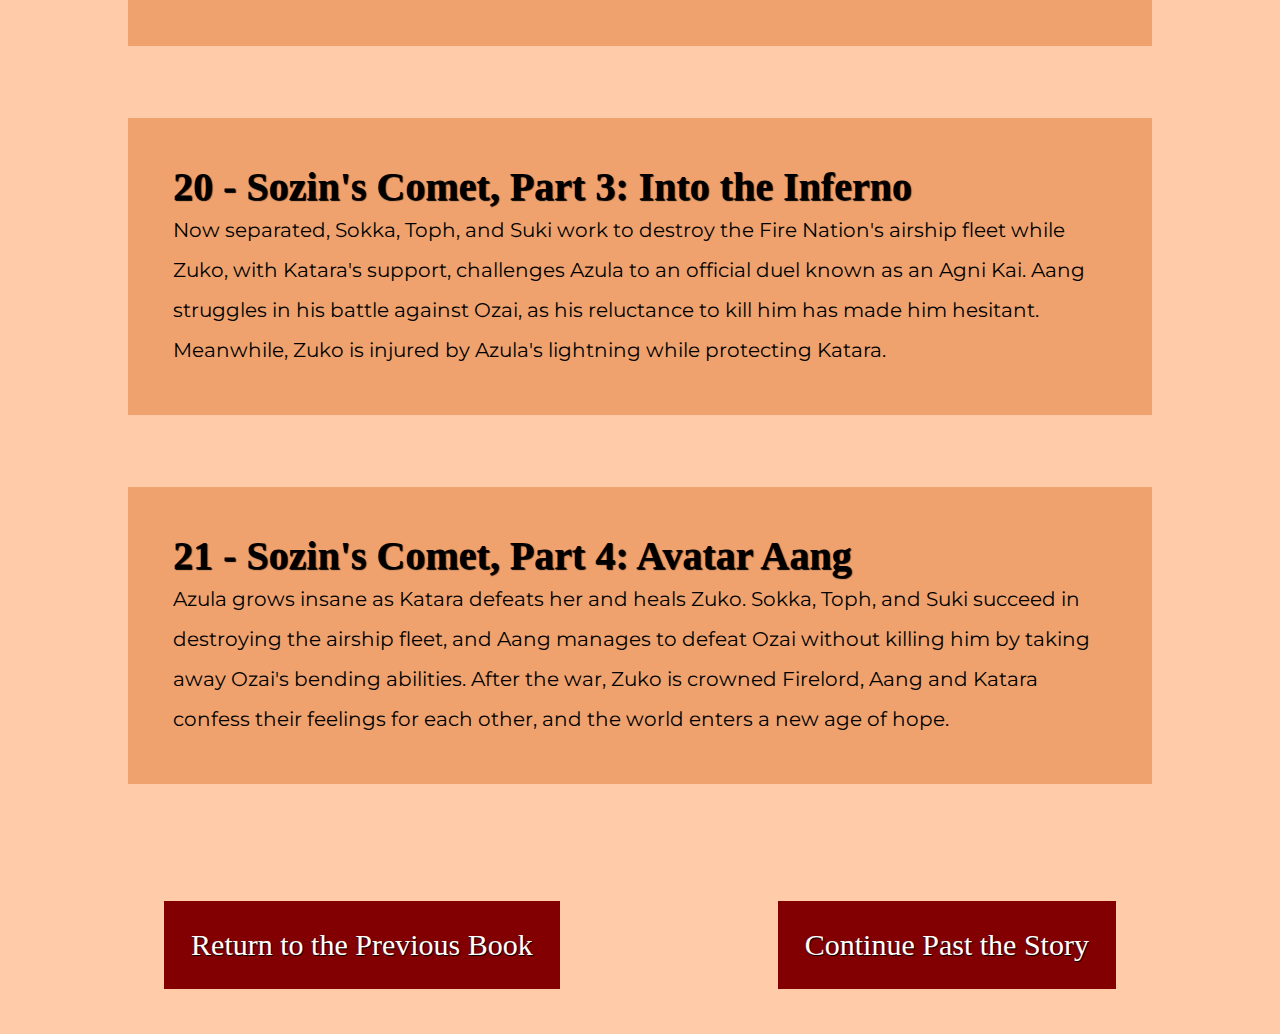
<file: book3.html>
<!DOCTYPE html>
<html>
<head>
	<meta charset="utf-8">
	<meta name="viewport" content="width=device-width, initial-scale=1">
	<link rel="stylesheet" type="text/css" href="style.css">
	<title>Book 3: Fire</title>
</head>
<body id="book3">

	<div class="top">
		<h1>Book 3: Fire</h1>
	</div>

	<div class="menu">
		<a href="index.html">Home</a>
	<a href="book1.html">Book 1</a>
	<a href="book2.html">Book 2</a>
	<a href="book3.html">Book 3</a>
	<a href="continue.html">The Story Continued</a>
</div>

<div class="mainContainer">
<div class="description">
	<p>In the third season of Avatar: the Last Airbender, Aang and his friends  attempt to attack the Fire Nation, and end up unsuccessful. Zuko and Iroh become Aang's allies, and Zuko begins to teach Aang firebending. Meanwhile, Aang struggles with the idea of killing Fire Lord Ozai. During the final battle, Aang manages to strip Ozai of his powers his friends capture Azula. After the war, Zuko is crowned Fire Lord and the war comes to an end.</p>
</div>

	<div class="img2">
		<img src="fNation.jpg">
		<h4>Fire Nation</h4>
	</div>


<div class="episodeContainer">
<h3>Team Avatar's Journey</h3>
<img src="fireMap.jpg">
<div class="left">
<h5 id="left">Episodes</h5>
</div>
<div class="episodes">
	<h2>01 - The Awakening</h2>
	<p>After being in a coma for a few weeks, Aang wakes up on a Fire Nation ship, where he finds him and his friends disguised as Fire Nation citizens. Meanwhile, Zuko returns home with Azula and restores his honor.</p>
</div>
<div class="episodes">
	<h2>02 - The Headband</h2>
	<p>Mistaken as a Fire Nation child, Aang is forced to enroll in a Fire Nation school, where he becomes known for the headband he uses to cover his airbending tattoos. Meanwhile, Zuko confronts Iroh, who has become a Fire Nation prisoner, and hires someone to chase down Aang.</p>
</div>
<div class="episodes">
	<h2>03 - The Painted Lady</h2>
	<p>When the group arrives at a starving fishing village, Katara disguises herself as a helpful spirit known as 'The Painted Lady'.</p>
</div>
<div class="episodes">
	<h2>04 - Sokka's Master</h2>
	<p>As the only non-bender of Team Avatar, Sokka feels out of place and unhelpful. He travels to a swordsmaster, who teaches him swordfighting techniques. His skill is acknowleged after he is allowed to make his own sword out of meteorite.</p>
</div>
<div class="episodes">
	<h2>05 - The Beach</h2>
	<p>Azula, Ty Lee, Mai, and Zuko go on a trip to a beach house. They attend an ordinary party, and become awkward and frustrated with each other as they attempt to fit in. Meanwhile, Team Avatar is chased by 'Combustion Man', the person hired by Zuko to chase down Aang.</p>
</div>
<div class="episodes">
	<h2>06 - The Avatar and the Fire Lord</h2>
	<p>Aang and Zuko are taken on parallel adventures as Aang learns about his predecessor, Avatar Roku, and Zuko learns about his grandfather, Firelord Sozin. Roku and Sozin were best friends, who eventually parted ways after Roku became opposed to Sozin's desire to take over the world.</p>
</div>
<div class="episodes">
	<h2>07 - The Runaway</h2>
	<p>Toph finds a way to make money by outsmarting gambiling conmen within the town. After Katara expresses her disapproval, the group is stuck in a conflict which leaves them vulnerable to the attacks of the relentless Combustion Man.</p>
</div>
<div class="episodes">
	<h2>08 - The Puppet Master</h2>
	<p>Team Avatar finds themselves in a mysterious town where people have been disappearing. There, they meet an old waterbender named Hama, who teaches Katara how to bloodbend. Although Katara is repulsed, she was forced to bloodbend in order to defeat Hama and rescue her prisoners.</p>
</div>
<div class="episodes">
	<h2>09 - Nightmares and Daydreams</h2>
	<p>Team Avatar arrives at the rendesvous point for the invasion four days ahead of schedule. Aang becomes extremely anxious about the upcoming invasion, and is unable to sleep, resulting in nightmares and delusions.</p>
</div>
<div class="episodes">
	<h2>10 - The Day of Black Sun, Part 1: The Invasion</h2>
	<p>Team Avatar meets up with some old friends as the invasion force gathers in preparation to attack the Firelord. However, they soon learn that the Fire Nation was expecting this invasion, and the Firelord has already been moved to a different place.</p>
</div>
<div class="episodes">
	<h2>11 - The Day of Black Sun, Part 2: The Eclipse</h2>
	<p>The eclipse has officially begun, and Team Avatar is rushing to find Firelord Ozai and defeat him before the eclipse is over. However, when they make it to the underground bunker, they find Azula instead. Meanwhile, Zuko confronts his father and learns about his mother's banishment from the Fire Nation.</p>
</div>
<div class="episodes">
	<h2>12 - The Western Air Temple</h2>
	<p>After failing the invasion, Team Avatar seeks shelter at the Western Air Temple, where they run into Zuko. Instead of hoping to capture them however, Zuko seeks to join their team and teach Aang firebending.</p>
</div>
<div class="episodes">
	<h2>13 - The Firebending Masters</h2>
	<p>Since Zuko no longer draws his firebending power from rage and his desire to capture Aang, his firebending grows week. Him and Aang travel to the 'Sun Warrior Ruins,' where they hope to learn firebending from the original masters -- dragons.</p>
</div>
<div class="episodes">
	<h2>14 - The Boiling Rock, Part 1</h2>
	<p>Hoping to win Team Avatar's favor, Zuko helps Sokka break into the Fire Nation's most secure prison -- the Boiling Rock -- in order to save Sokka's father. There, they run into Suki and a few other prisoners. Together, the group hatches an escape plan.</p>
</div>
<div class="episodes">
	<h2>15 - The Boiling Rock, Part 2</h2>
	<p>Zuko, Suki, Sokka, and his father Hakoda, attempt to escape the Boiling Rock, but their plan is complicated by the appearance of Azula and her friends. The group is able to escape after Mai turns on Azula, weakened by her feelings for Zuko.</p>
</div>
<div class="episodes">
	<h2>16 - The Southern Raiders</h2>
	<p>This time, hoping to win favor with Katara, Zuko takes her to the man responsible for the Southern Water Tribe raid which led to her mother's death. Zuko persuades Katara not to use violence in order to take revenge.</p>
</div>
<div class="episodes">
	<h2>17 - The Ember Island Players</h2>
	<p>Team Avatar, which now includes Zuko, attend a Fire Nation play about their own lives. Obviously unhappy with the inaccurate portrayals of themselves, tensions begin to arise within the group.</p>
</div>
<div class="episodes">
	<h2>18 - Sozin's Comet, Part 1: The Phoenix King</h2>
	<p>Aang learns about Ozai's plan to burn down the Earth Kingdom with a fleet of airships, and becomes conflicted at the prospect of having to kill Ozai. While searching for a solution, he sleepwalks onto a mysterious moving island, and his friends ask June to track him down. Meanwhile, Ozai crowns himself "Phoenix King."</p>
</div>
<div class="episodes">
	<h2>19 - Sozin's Comet, Part 2: The Old Masters</h2>
	<p>Since June can't find Aang, Team Avatar asks her to find Iroh instead, who is residing at a camp with the old masters that Team Avatar has met along the way. There, Iroh suggests that Zuko challenges Azula for the title of Firelord with Katara's help.</p>
</div>
<div class="episodes">
	<h2>20 - Sozin's Comet, Part 3: Into the Inferno</h2>
	<p>Now separated, Sokka, Toph, and Suki work to destroy the Fire Nation's airship fleet while Zuko, with Katara's support, challenges Azula to an official duel known as an Agni Kai. Aang struggles in his battle against Ozai, as his reluctance to kill him has made him hesitant. Meanwhile, Zuko is injured by Azula's lightning while protecting Katara.</p>
</div>
<div class="episodes">
	<h2>21 - Sozin's Comet, Part 4: Avatar Aang</h2>
	<p>Azula grows insane as Katara defeats her and heals Zuko. Sokka, Toph, and Suki succeed in destroying the airship fleet, and Aang manages to defeat Ozai without killing him by taking away Ozai's bending abilities. After the war, Zuko is crowned Firelord, Aang and Katara confess their feelings for each other, and the world enters a new age of hope.</p>
</div>
		
<div class="buttonContainer">
	<a href="book2.html">
<div class="button">Return to the Previous Book</div>
</a>
<a href="continue.html">
<div class="button">Continue Past the Story</div>
</a>
</div>

</div>
</div>
</div>

</body>
</html>
</file>
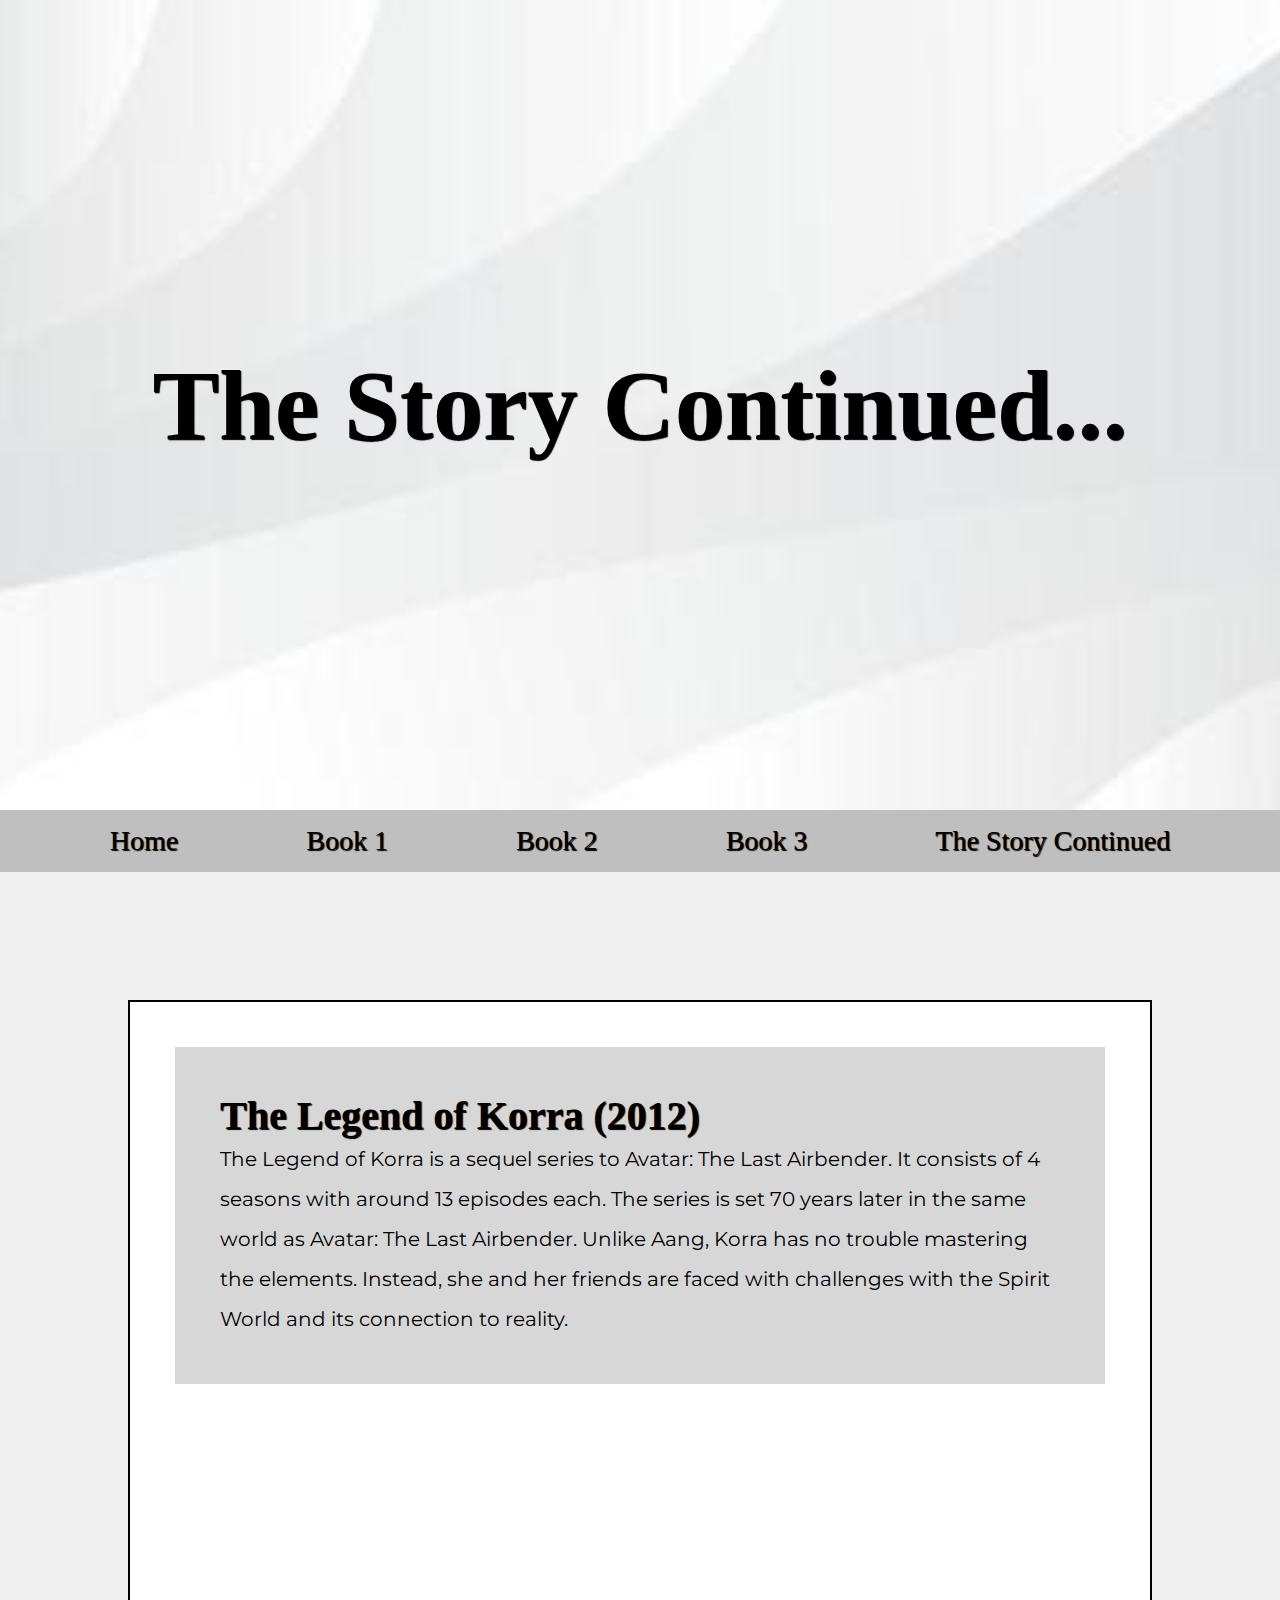
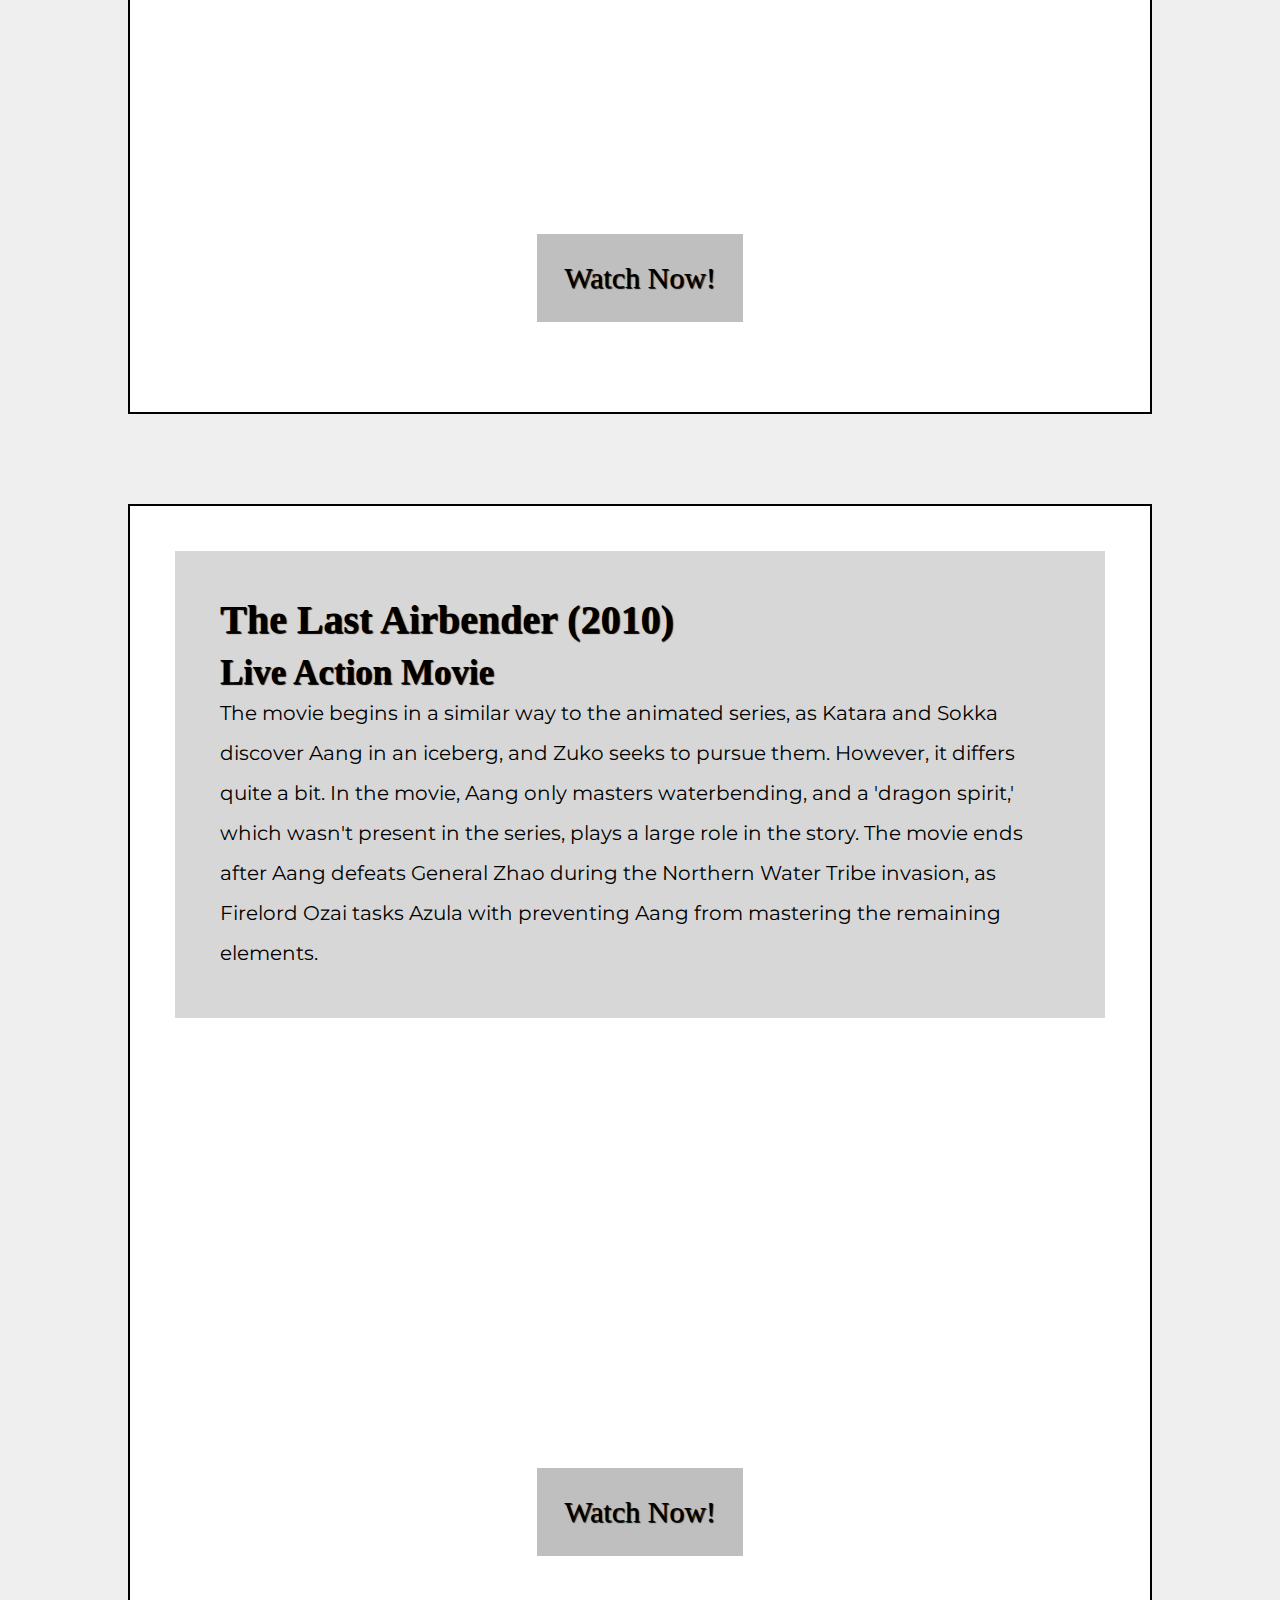
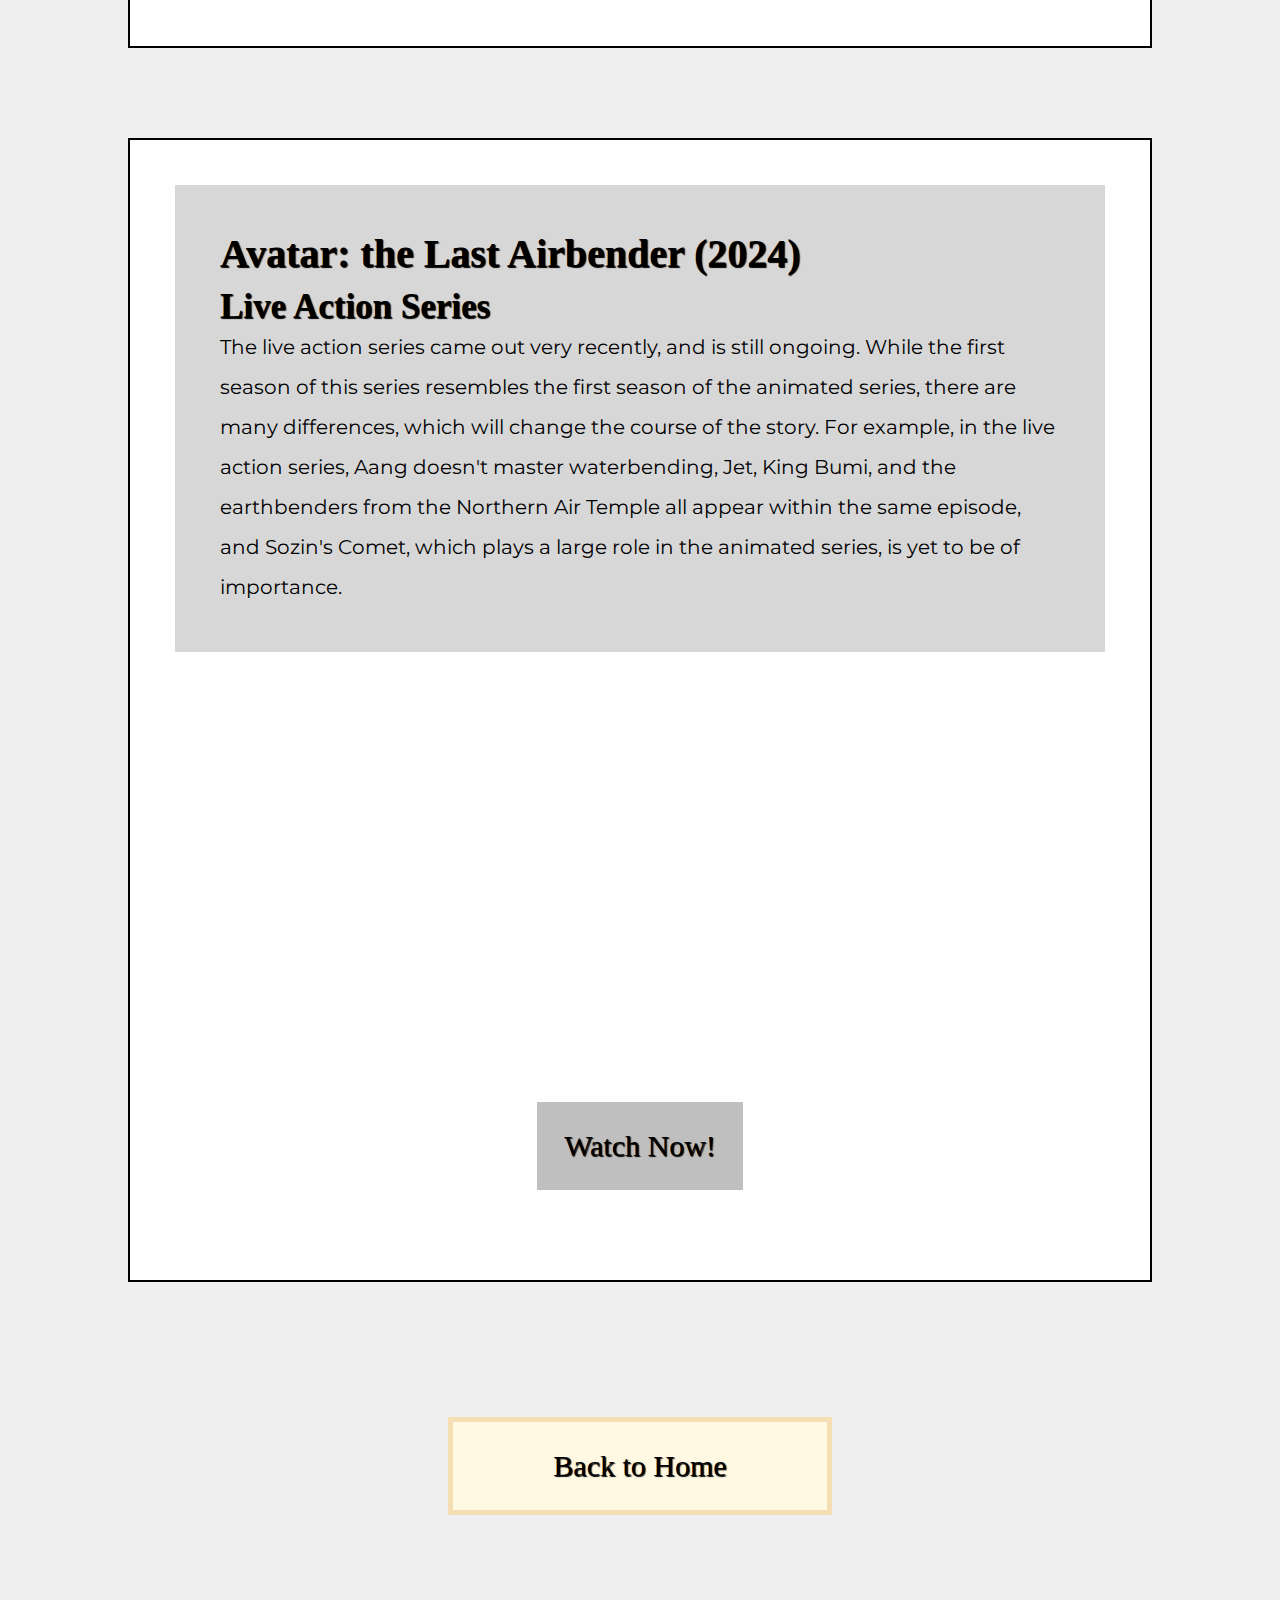
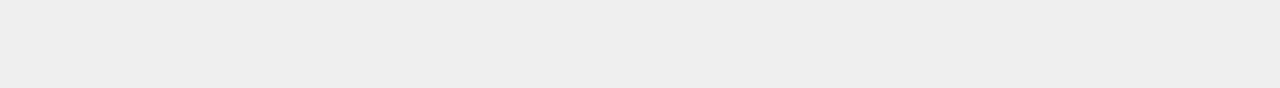
<file: continue.html>
<!DOCTYPE html>
<html>
<head>
	<meta charset="utf-8">
	<meta name="viewport" content="width=device-width, initial-scale=1">
	<link rel="stylesheet" type="text/css" href="style.css">
	<title>The Story Continued</title>
</head>
<body id="continue">

	<div class="top">
		<h1>The Story Continued...</h1>
	</div>

	<div class="menu">
	<a href="index.html">Home</a>
	<a href="book1.html">Book 1</a>
	<a href="book2.html">Book 2</a>
	<a href="book3.html">Book 3</a>
	<a href="continue.html">The Story Continued</a>
</div>

<div class="mainContainer">
	
	<div class="korra">
		<div class="b2">
		<h2>The Legend of Korra (2012)</h2>
			<p>The Legend of Korra is a sequel series to Avatar: The Last Airbender. It consists of 4 seasons with around 13 episodes each. The series is set 70 years later in the same world as Avatar: The Last Airbender. Unlike Aang, Korra has no trouble mastering the elements. Instead, she and her friends are faced with challenges with the Spirit World and its connection to reality.</p>
		</div>
		<iframe width="560" height="315" src="https://www.youtube.com/embed/54srZLuYfb0?si=tXSKfpm5SyEoEDgg" title="YouTube video player" frameborder="0" allow="accelerometer; autoplay; clipboard-write; encrypted-media; gyroscope; picture-in-picture; web-share" allowfullscreen></iframe>
<a href="https://www.netflix.com/">
		<div class="button">Watch Now!</div>
		</a>
	</div>

	<div class="movie">
		<div class="b2">
		<h2>The Last Airbender (2010)</h2>
		<h4>Live Action Movie</h4>
		<p>The movie begins in a similar way to the animated series, as Katara and Sokka discover Aang in an iceberg, and Zuko seeks to pursue them. However, it differs quite a bit. In the movie, Aang only masters waterbending, and a 'dragon spirit,' which wasn't present in the series, plays a large role in the story. The movie ends after Aang defeats General Zhao during the Northern Water Tribe invasion, as Firelord Ozai tasks Azula with preventing Aang from mastering the remaining elements.</p>
		</div>
		<iframe width="560" height="315" src="https://www.youtube.com/embed/WdoiHMCVqMQ?si=dcaG7gNs_Nvfig-q" title="YouTube video player" frameborder="0" allow="accelerometer; autoplay; clipboard-write; encrypted-media; gyroscope; picture-in-picture; web-share" allowfullscreen></iframe>



	<a href="https://www.amazon.com/gp/video/offers/intercept?ref=DVM_US_DL_SL_GO_BRSA_mkw_sfx5Xv4Gz-dc&mrntrk=pcrid_690357294689_slid__pgrid_29008589832_pgeo_9067609_x__adext__ptid_kwd-296527732991">
		<div class="button">Watch Now!</div>
		</a>
	</div>

	<div class="series">
		<div class="b2">
		<h2>Avatar: the Last Airbender (2024)</h2>
		<h4>Live Action Series</h4>
		<p>The live action series came out very recently, and is still ongoing. While the first season of this series resembles the first season of the animated series, there are many differences, which will change the course of the story. For example, in the live action series, Aang doesn't master waterbending, Jet, King Bumi, and the earthbenders from the Northern Air Temple all appear within the same episode, and Sozin's Comet, which plays a large role in the animated series, is yet to be of importance.</p>
		</div>
		<iframe width="560" height="315" src="https://www.youtube.com/embed/ByAn8DF8Ykk?si=ezXzezxHfrcZpzOh" title="YouTube video player" frameborder="0" allow="accelerometer; autoplay; clipboard-write; encrypted-media; gyroscope; picture-in-picture; web-share" allowfullscreen></iframe>
		<a href="https://www.netflix.com/">
		<div class="button">Watch Now!</div>
		</a>
		
	</div>
	<a href="index.html">
		<div class="homeButton">Back to Home</div>
		</a>

</div>

</body>
</html>
</file>
<file: style.css>
@import url('https://fonts.googleapis.com/css2?family=Montserrat:ital,wght@0,100..900;1,100..900&display=swap');

*{
	margin: 0px;
	padding: 0px;
	box-sizing: border-box;
}

body{
	display: flex;
	flex-direction: column;
	justify-content: center;
	font-family: "Montserrat", sans-serif;
}
h1{
	font-size: 100px;
	color: white;
	text-shadow: 4px 4px 20px black;
	font-family: papyrus,fantasy;
}
h2{
	font-size: 40px;
}
h3{
	font-size: 70px;
}
h4{
	font-size: 35px;
	margin-top: 10px;
}
h5{
	font-size: 60px;
}
h2, h3, h4, h5{
	font-family: papyrus,fantasy;
	color: black;
	text-shadow: 1px 1px 1px black;
}
a{
	text-decoration: none;
	color: black;
}
p{
	font-size: 20px;
	line-height: 40px;
}
li{
	line-height: 35px;
	font-size: 20px;
	margin-left: 40px;
}

.mainContainer{
	display: flex;
	flex-direction: column;
	align-items: center;
	gap: 10vh;
}
.menu{
	display: flex;
	flex-direction: row;
	justify-content: center;
	gap: 10vw;
	padding: 15px;
	font-size: 28px;
	text-shadow: 1px 1px 1px black;
	font-family: 'papyrus', fantasy;
}
.icons{
	display: none;
}
.top{
	display: flex;
  height: 90vh;
  background-size: cover;
  background-position: center;
  align-items: center;
  justify-content: center;
  color: #fff;
}


#homepage{
	background-color: #fff9e3;
}
#homepage .menu{
	background-color: wheat;
}
#homepage .top{
  background-image: url('airHead.jpg');
}
#homepage .top img{
	width: 80vw;
}
#homepage .menu a:hover{
	color: darkgoldenrod;
}
.overview{
	display: flex;
	flex-direction: row;
	padding: 30px;
	align-items: flex-start;
	gap: 5vw;
	background-color: #fffaee;
}
.characters{
	display: flex;
	flex-direction: row;
	justify-content: space-around;
	justify-content: center;
	border-width: 2px;
	flex-flow: wrap;
	gap: 10vw;
	margin: 10vh;
	margin-top: 0px;
}
.con1{
	display: flex;
	flex-direction: column;
	gap: 5vh;
	align-items: center;
	background-color: #fff1ca;
	padding-top: 10vh;
}
.cc{
	width: 25%;
	display: flex;
	flex-direction: column;
}
.ccDesc{
		display: flex;
		flex-direction: column;
	}
.cc img{
	aspect-ratio: 3/4;
	object-fit: cover;
}

.books{
	display: flex;
	flex-direction: column;
	margin: 15vh;
	gap: 15vh;
	align-items: center;
}
.map{
	width: 100vw;
}
.overlay{
	width: 80vw;
	height: 70vh;
	position: relative;
	display: flex;
	justify-content: center;
	align-items: center;
	background-size: cover;
}
.bookContainer{
	display: flex;
	flex-direction: column;
	align-items: flex-start;
	align-content: flex-start;
	padding: 30px;
	width: 100%;
	height: 100%;
	top: 0;
	left: 0;
	position: absolute;
	opacity: 0;
	transition: 0.6s;
	background-size: cover;

}
.bookContainer:hover{
	opacity: 1;
}
.b1{
	display: flex;
	flex-direction: row;
	gap: 2vw;
	padding: 2vw;
	padding-top: 0px;
	background-size: cover;
}
.b1 img{
	height: 50vh;
	aspect-ratio: 3/4;
	object-fit: cover;
}

.fade1, .fade2, .fade3, .fade4{
	display: flex;
	justify-content: center;
	align-items: center;
}
.fade1 .overlay{
	background-image: url('waterHead.jpg');
	background-size: cover;
}
.fade1 .bookContainer{
	background-color: lightblue;
}

.fade2 .overlay{
	background-image: url(earthHead.jpg);
}
.fade2 .bookContainer{
	background-color: #bad0ae;
}

.fade3 .overlay{
	background-image: url(fireHead.jpg);
}
.fade3 .bookContainer{
	background-color: #cf6447;
}

.fade4 .overlay{
	background-image: url(continueHead.jpg);
	text-align: center;
	padding: 2vh;
}
.fade4 .overlay h1{
	color: black;
	text-shadow: 4px 4px 20px white;
}
.fade4 .bookContainer{
	background-color: lightgray;
	text-align: left;
}



.imgs{
	display: flex;
	flex-direction: row;
	gap: 10vw;
	justify-content: center;
}
.episodeContainer{
	display: flex;
	flex-direction: column;
	gap: 8vh;
	align-items: center;
	padding-top: 10vh;
}
.episodeContainer img{
	width: 75vw;
	margin-bottom: 10vh;
}
.left{
	display: flex;
	flex-direction: row;
	justify-content: flex-start;
	width: 90vw;
}

.episodes{
	display: flex;
	flex-direction: column;
	padding: 5vh;
	margin-left: 10vw;
	margin-right: 10vw;
}
.button{
	padding: 3vh;
	margin: 5vh;
	font-family: 'papyrus', fantasy;
	font-size: 30px;
	text-shadow: 1px 1px 1px black;

}
.buttonContainer{
	display: flex;
	flex-direction: row;
	gap: 10vw;
}
.button:hover, .homeButton:hover{
	font-size: 35px;
}


#book1{
	background-color: #8ecae6;
}
#book1 .top{
  background-image: url('waterHead.jpg');
}
#book1 .menu{
	background-color: #0077b6;
}
#book1 .menu a{
	color: white;
}
#book1 .menu a:hover{
	color: darkblue;
}

#book1 .description{
	background-color: #d0efff;
	margin: 0px;
	padding: 5vh;
}
.img1{
	display: flex;
	flex-direction: column;
	width: 40%;
	align-items: center;
}
.img1 img{
	aspect-ratio: 4/3;
	height: 50vh;
	object-fit: cover;
}
#book1 .episodeContainer{
	background-color: #caf0f8;
}
#book1 .episodes{
	background-color: #9dd9f3;
}
#book1 .button{
	background-color: #0077b6;
		color: white;
}


#book2{
	background-color: #bad0ae;
}
#book2 .top{
  background-image: url('earthHead.jpg');
}
#book2 .button, #book2 .menu{
	background-color: darkolivegreen;
	color: white;
}
#book2 .menu a{
	color: white;
}
#book2 .menu a:hover{
	color: #013220;
}
#book2 .description{
	background-color: #f2fae9;
	margin: 0px;
	padding: 5vh;
}
#book2 .episodeContainer{
	background-color: #ecf1e7;
}
#book2 .episodes{
	background-color: #b3cf99;
}
.img2{
	display: flex;
	flex-direction: column;
	align-items: center;
}
.img2 img{
	aspect-ratio: 5/3;
	object-fit: cover;
	width: 80vw;
}


#book3{
	background-color: #cf6447;
}
#book3 .top{
  background-image: url('fireHead.jpg');
}
#book3 .button, #book3 .menu{
	background-color: #820001;
	color: white;
}
#book3 .menu a{
	color: white;
}
#book3 .menu a:hover{
	color: #330000;
}
#book3 .description{
	background-color: #fed0b1;
	margin: 0px;
	padding: 5vh;
}
#book3 .episodeContainer{
	background-color: #ffcba9;
}
#book3 .episodes{
	background-color: #efa26e;
}


#continue{
	background-color: #efefef;
}
#continue .mainContainer{
	margin: 10vw;
}
#continue .top{
	background-image: url('continueHead.jpg');
}
#continue .top h1{
	color: black;
	text-shadow: 1px 1px 1px black;
}
#continue .menu, #continue .button{
	background-color: #bfbfbf;
}
#continue .menu a:hover{
	color: white;
}
.korra,.movie,.series{
	display: flex;
	flex-direction: column;
	justify-content: center;
	align-items: center;
	align-content: center;
	border-width: 2px;
	border-color: black;
	border-style: solid;
	padding: 5vh;
	gap: 5vh;
	background-color: white;

}
.b2{
	display: flex;
	flex-direction: column;
	align-items: flex-start;
	background-size: cover;
	background-color: #d7d7d7;
	padding: 5vh;
}
iframe{
	aspect-ratio: 4/3;
	object-fit: cover;
}

.homeButton{
	padding: 3vh;
	margin: 5vh;
	font-family: 'papyrus', fantasy;
	font-size: 30px;
	text-shadow: 1px 1px 1px black;
	display: flex;
	justify-content: center;
	width: 30vw;
	background-color: #fff9e3;
	border-width: 5px;
	border-color:wheat ;
	border-style: solid;
}


/*////////////////////////media query/////////////////*/

@media screen and (max-width: 815px){
	p, a, li{
		font-size: 18px;
		line-height: 20px;
	}
	h1{
	font-size: 50px;
	color: white;
	text-shadow: 4px 4px 20px black;
	font-family: papyrus,fantasy;
	text-align: center;
}
h2{
	font-size: 20px;
}
h3{
	font-size: 35px;
	text-align: center;
}
h4{
	font-size: 17px;
	margin-top: 10px;
}
h5{
	font-size: 40px;
	text-align: center;
}
	.top{
		width: 100vw;
		max-height: 100%;
		height: 30vh;
	}
	.menu{
		width: 100vw;
		position:fixed;
		bottom: 0px;
		justify-content: space-around;
		gap: 6vw;
		z-index: 1;
	}
	.menu a {
		font-size: 12px;
		text-align: center;
	}
	.overview{
		flex-direction: column;
		width: 100vw;
		align-items: center;
	}
	.overview img{
		aspect-ratio: 1/1;
		object-fit: contain;
		max-width: 100%;
		width: 100vw;
	}
	.con1{
		width: 100vw;
		padding: 50px;
		padding-bottom: 0px;
	}
	.characters{
		width: 100vw;
		flex-direction: column;
		padding: 30px;
	}
	.cc{
		max-width: 100%;
		width: 100vw;
		flex-direction: row;
		gap: 10px;
	}
	.cc img{
		max-width: 100%;
		width: 25vw;
		max-height: 100%;
		height: 25vh;
	}
	.fade1, .fade2, .fade3, .fade4, .overlay{
		max-height: 100%;
		height: 25vh;
	}
	.overlay h1{
		padding: 10px;
		line-height: 8vh;
	}
	.bookContainer{
		display: none;
	}
	.books{
		gap: 10vh;
		margin-top: 5vh;
	}
	.img1 img{
		aspect-ratio: 4/3;
		max-width: 100%;
		width: 50vw;
		max-height: 100%;
		height: 37.5vw;
	}
	.left{
		justify-content: center;
	}
	.buttonContainer{
		max-width: 100vw;
		justify-content: center;
		justify-content: space-around;
		gap: 0px;
	}
	.button{
		height: 12vh;
		width: 13vh;
		padding: 20px;
		justify-content: center;
		align-items: center;
		align-content: center;
		text-align: center;
		margin-bottom: 15vh;
		font-size: 15px 
	}
	.button:hover{
		font-size: 15px;
	}
		#book1 .button, #continue .button, .homeButton{
		margin-bottom: 15vh;
		font-size: 20px ;
		width: 70vw;
	}
	#book1 .button:hover, .continue .button:hover .homeButton:hover{
		font-size: 20px;
	}
	#continue .button{
		margin-bottom: 5vh;
	}
	.korra,.movie,.series{
		width: 90vw;
	}
	iframe{
		max-width: 100%;
		width: 70vw;
		max-height: 52.5vw;
	}
}
</file>
